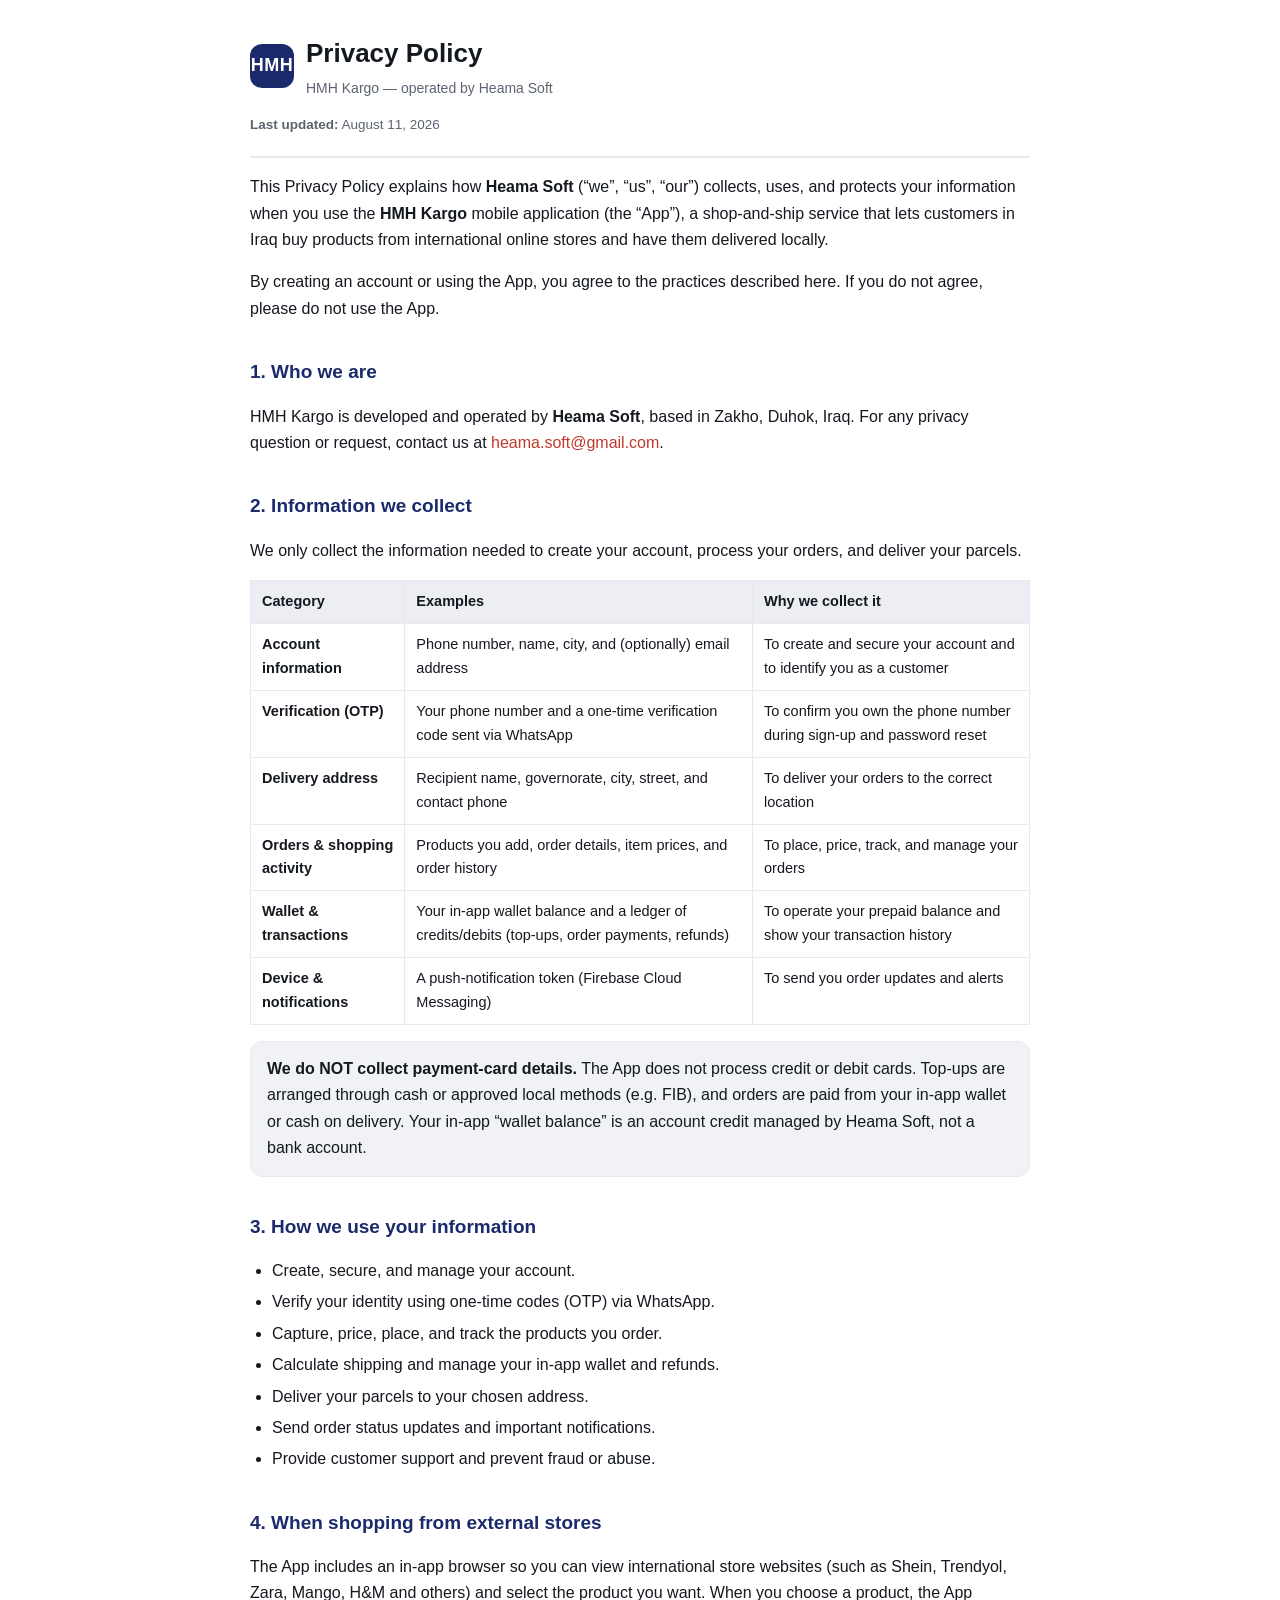
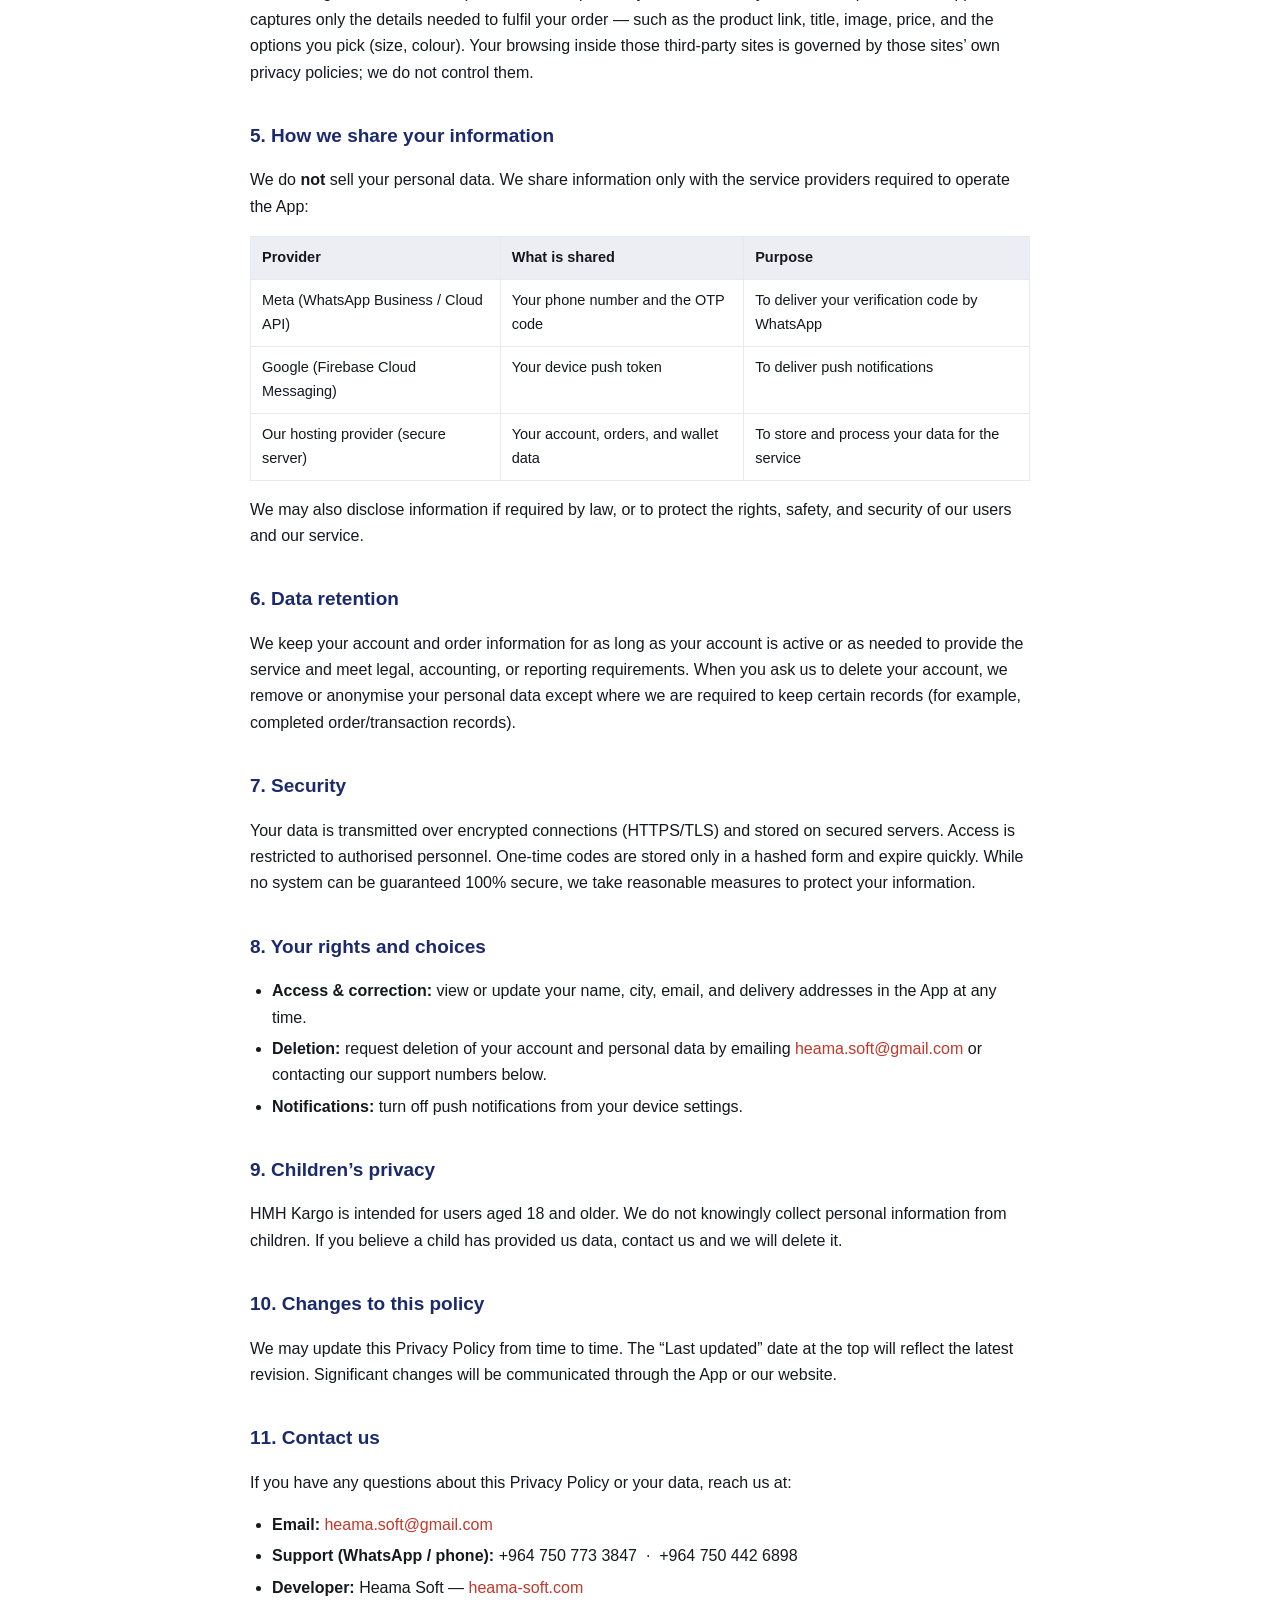
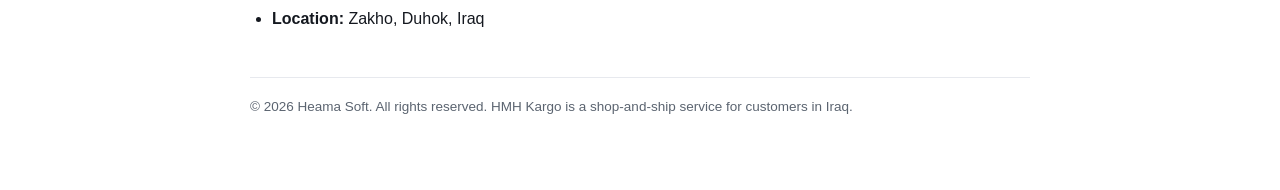
<file: privacy-policy.html>
<!DOCTYPE html>
<html lang="en">
<head>
<meta charset="UTF-8">
<meta name="viewport" content="width=device-width, initial-scale=1.0">
<title>Privacy Policy — HMH Kargo</title>
<style>
  :root{
    --bg:#ffffff; --card:#ffffff; --ink:#14181f; --muted:#5b6470;
    --line:#e7e9ee; --brand:#1B2A6B; --accent:#C0392B;
  }
  @media (prefers-color-scheme: dark){
    :root:not([data-theme="light"]){
      --bg:#0f172a; --card:#131c31; --ink:#e8ecf4; --muted:#9aa6b8;
      --line:#25304a; --brand:#8ea2ff; --accent:#ff7a6b;
    }
  }
  *{box-sizing:border-box}
  body{
    margin:0; background:var(--bg); color:var(--ink);
    font-family:-apple-system,BlinkMacSystemFont,"Segoe UI",Roboto,Helvetica,Arial,sans-serif;
    line-height:1.65; font-size:16px;
  }
  .wrap{max-width:820px; margin:0 auto; padding:32px 20px 72px}
  header{border-bottom:2px solid var(--line); padding-bottom:20px; margin-bottom:8px}
  .brand{display:flex; align-items:center; gap:12px}
  .logo{
    width:44px; height:44px; border-radius:12px; flex:0 0 auto;
    background:var(--brand); color:#fff; display:flex; align-items:center;
    justify-content:center; font-weight:800; font-size:18px; letter-spacing:.5px;
  }
  h1{font-size:26px; margin:0; color:var(--ink)}
  .sub{color:var(--muted); font-size:14px; margin-top:2px}
  .updated{color:var(--muted); font-size:13.5px; margin:14px 0 0}
  h2{font-size:19px; margin:34px 0 10px; color:var(--brand)}
  h3{font-size:16px; margin:20px 0 6px}
  p,li{color:var(--ink)}
  ul{padding-left:22px}
  li{margin:5px 0}
  a{color:var(--accent); text-decoration:none}
  a:hover{text-decoration:underline}
  table{width:100%; border-collapse:collapse; margin:12px 0; font-size:14.5px}
  th,td{border:1px solid var(--line); padding:9px 11px; text-align:left; vertical-align:top}
  th{background:color-mix(in srgb,var(--brand) 8%, transparent); font-weight:700}
  .note{
    background:color-mix(in srgb,var(--brand) 6%, transparent);
    border:1px solid var(--line); border-radius:12px; padding:14px 16px; margin:16px 0;
  }
  footer{margin-top:44px; padding-top:18px; border-top:1px solid var(--line);
    color:var(--muted); font-size:13.5px}
  code{background:color-mix(in srgb,var(--muted) 15%, transparent); padding:1px 6px; border-radius:5px; font-size:14px}
</style>
</head>
<body>
<div class="wrap">
  <header>
    <div class="brand">
      <div class="logo">HMH</div>
      <div>
        <h1>Privacy Policy</h1>
        <div class="sub">HMH Kargo — operated by Heama Soft</div>
      </div>
    </div>
    <p class="updated"><strong>Last updated:</strong> August 11, 2026</p>
  </header>

  <p>This Privacy Policy explains how <strong>Heama Soft</strong> (“we”, “us”, “our”) collects,
  uses, and protects your information when you use the <strong>HMH Kargo</strong> mobile
  application (the “App”), a shop‑and‑ship service that lets customers in Iraq buy products
  from international online stores and have them delivered locally.</p>

  <p>By creating an account or using the App, you agree to the practices described here. If you
  do not agree, please do not use the App.</p>

  <h2>1. Who we are</h2>
  <p>HMH Kargo is developed and operated by <strong>Heama Soft</strong>, based in Zakho, Duhok,
  Iraq. For any privacy question or request, contact us at
  <a href="mailto:heama.soft@gmail.com">heama.soft@gmail.com</a>.</p>

  <h2>2. Information we collect</h2>
  <p>We only collect the information needed to create your account, process your orders, and
  deliver your parcels.</p>

  <table>
    <tr><th>Category</th><th>Examples</th><th>Why we collect it</th></tr>
    <tr>
      <td><strong>Account information</strong></td>
      <td>Phone number, name, city, and (optionally) email address</td>
      <td>To create and secure your account and to identify you as a customer</td>
    </tr>
    <tr>
      <td><strong>Verification (OTP)</strong></td>
      <td>Your phone number and a one‑time verification code sent via WhatsApp</td>
      <td>To confirm you own the phone number during sign‑up and password reset</td>
    </tr>
    <tr>
      <td><strong>Delivery address</strong></td>
      <td>Recipient name, governorate, city, street, and contact phone</td>
      <td>To deliver your orders to the correct location</td>
    </tr>
    <tr>
      <td><strong>Orders &amp; shopping activity</strong></td>
      <td>Products you add, order details, item prices, and order history</td>
      <td>To place, price, track, and manage your orders</td>
    </tr>
    <tr>
      <td><strong>Wallet &amp; transactions</strong></td>
      <td>Your in‑app wallet balance and a ledger of credits/debits (top‑ups, order payments, refunds)</td>
      <td>To operate your prepaid balance and show your transaction history</td>
    </tr>
    <tr>
      <td><strong>Device &amp; notifications</strong></td>
      <td>A push‑notification token (Firebase Cloud Messaging)</td>
      <td>To send you order updates and alerts</td>
    </tr>
  </table>

  <div class="note">
    <strong>We do NOT collect payment‑card details.</strong> The App does not process credit or
    debit cards. Top‑ups are arranged through cash or approved local methods (e.g. FIB), and
    orders are paid from your in‑app wallet or cash on delivery. Your in‑app “wallet balance”
    is an account credit managed by Heama Soft, not a bank account.
  </div>

  <h2>3. How we use your information</h2>
  <ul>
    <li>Create, secure, and manage your account.</li>
    <li>Verify your identity using one‑time codes (OTP) via WhatsApp.</li>
    <li>Capture, price, place, and track the products you order.</li>
    <li>Calculate shipping and manage your in‑app wallet and refunds.</li>
    <li>Deliver your parcels to your chosen address.</li>
    <li>Send order status updates and important notifications.</li>
    <li>Provide customer support and prevent fraud or abuse.</li>
  </ul>

  <h2>4. When shopping from external stores</h2>
  <p>The App includes an in‑app browser so you can view international store websites (such as
  Shein, Trendyol, Zara, Mango, H&amp;M and others) and select the product you want. When you
  choose a product, the App captures only the details needed to fulfil your order — such as the
  product link, title, image, price, and the options you pick (size, colour). Your browsing
  inside those third‑party sites is governed by those sites’ own privacy policies; we do not
  control them.</p>

  <h2>5. How we share your information</h2>
  <p>We do <strong>not</strong> sell your personal data. We share information only with the
  service providers required to operate the App:</p>
  <table>
    <tr><th>Provider</th><th>What is shared</th><th>Purpose</th></tr>
    <tr>
      <td>Meta (WhatsApp Business / Cloud API)</td>
      <td>Your phone number and the OTP code</td>
      <td>To deliver your verification code by WhatsApp</td>
    </tr>
    <tr>
      <td>Google (Firebase Cloud Messaging)</td>
      <td>Your device push token</td>
      <td>To deliver push notifications</td>
    </tr>
    <tr>
      <td>Our hosting provider (secure server)</td>
      <td>Your account, orders, and wallet data</td>
      <td>To store and process your data for the service</td>
    </tr>
  </table>
  <p>We may also disclose information if required by law, or to protect the rights, safety, and
  security of our users and our service.</p>

  <h2>6. Data retention</h2>
  <p>We keep your account and order information for as long as your account is active or as
  needed to provide the service and meet legal, accounting, or reporting requirements. When you
  ask us to delete your account, we remove or anonymise your personal data except where we are
  required to keep certain records (for example, completed order/transaction records).</p>

  <h2>7. Security</h2>
  <p>Your data is transmitted over encrypted connections (HTTPS/TLS) and stored on secured
  servers. Access is restricted to authorised personnel. One‑time codes are stored only in a
  hashed form and expire quickly. While no system can be guaranteed 100% secure, we take
  reasonable measures to protect your information.</p>

  <h2>8. Your rights and choices</h2>
  <ul>
    <li><strong>Access &amp; correction:</strong> view or update your name, city, email, and
    delivery addresses in the App at any time.</li>
    <li><strong>Deletion:</strong> request deletion of your account and personal data by
    emailing <a href="mailto:heama.soft@gmail.com">heama.soft@gmail.com</a> or contacting our
    support numbers below.</li>
    <li><strong>Notifications:</strong> turn off push notifications from your device settings.</li>
  </ul>

  <h2>9. Children’s privacy</h2>
  <p>HMH Kargo is intended for users aged 18 and older. We do not knowingly collect personal
  information from children. If you believe a child has provided us data, contact us and we
  will delete it.</p>

  <h2>10. Changes to this policy</h2>
  <p>We may update this Privacy Policy from time to time. The “Last updated” date at the top
  will reflect the latest revision. Significant changes will be communicated through the App or
  our website.</p>

  <h2>11. Contact us</h2>
  <p>If you have any questions about this Privacy Policy or your data, reach us at:</p>
  <ul>
    <li><strong>Email:</strong> <a href="mailto:heama.soft@gmail.com">heama.soft@gmail.com</a></li>
    <li><strong>Support (WhatsApp / phone):</strong> +964 750 773 3847 &nbsp;·&nbsp; +964 750 442 6898</li>
    <li><strong>Developer:</strong> Heama Soft — <a href="https://qrcode.heama-soft.com/">heama-soft.com</a></li>
    <li><strong>Location:</strong> Zakho, Duhok, Iraq</li>
  </ul>

  <footer>
    © 2026 Heama Soft. All rights reserved. HMH Kargo is a shop‑and‑ship service for customers in Iraq.
  </footer>
</div>
</body>
</html>
</file>
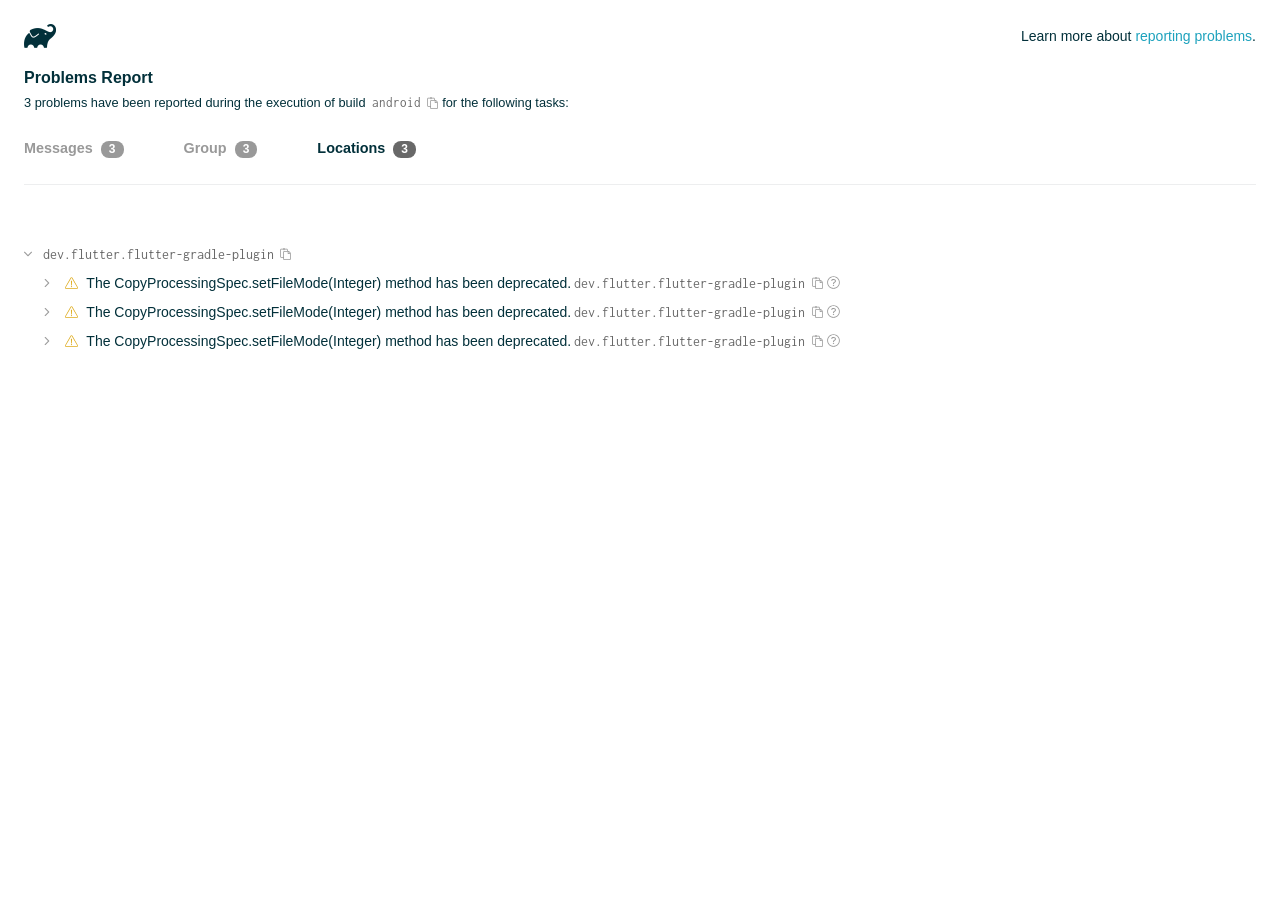
<file: android/build/reports/problems/problems-report.html>
<!DOCTYPE html>

<html lang="en">
<head>
    <!-- Required meta tags -->
    <meta charset="utf-8">
    <meta name="viewport" content="width=device-width, initial-scale=1, shrink-to-fit=no">

                    <style type="text/css">
                /*! normalize.css v7.0.0 | MIT License | github.com/necolas/normalize.css */
html {
    line-height: 1.15;
    -ms-text-size-adjust: 100%;
    -webkit-text-size-adjust: 100%
}

body {
    margin: 0
}

article, aside, footer, header, nav, section {
    display: block
}

h1 {
    font-size: 2em;
    margin: .67em 0
}

figcaption, figure, main {
    display: block
}

figure {
    margin: 1em 40px
}

hr {
    box-sizing: content-box;
    height: 0;
    overflow: visible
}

pre {
    font-family: monospace, monospace;
    font-size: 1em
}

a {
    background-color: transparent;
    -webkit-text-decoration-skip: objects
}

abbr[title] {
    border-bottom: none;
    text-decoration: underline;
    text-decoration: underline dotted
}

b, strong {
    font-weight: inherit
}

b, strong {
    font-weight: bolder
}

code, kbd, samp {
    font-family: monospace, monospace;
    font-size: 1em
}

dfn {
    font-style: italic
}

mark {
    background-color: #ff0;
    color: #000
}

small {
    font-size: 80%
}

sub, sup {
    font-size: 75%;
    line-height: 0;
    position: relative;
    vertical-align: baseline
}

sub {
    bottom: -.25em
}

sup {
    top: -.5em
}

audio, video {
    display: inline-block
}

audio:not([controls]) {
    display: none;
    height: 0
}

img {
    border-style: none
}

svg:not(:root) {
    overflow: hidden
}

button, input, optgroup, select, textarea {
    font-family: sans-serif;
    font-size: 100%;
    line-height: 1.15;
    margin: 0
}

button, input {
    overflow: visible
}

button, select {
    text-transform: none
}

[type=reset], [type=submit], button, html [type=button] {
    -webkit-appearance: button
}

[type=button]::-moz-focus-inner, [type=reset]::-moz-focus-inner, [type=submit]::-moz-focus-inner, button::-moz-focus-inner {
    border-style: none;
    padding: 0
}

[type=button]:-moz-focusring, [type=reset]:-moz-focusring, [type=submit]:-moz-focusring, button:-moz-focusring {
    outline: 1px dotted ButtonText
}

fieldset {
    padding: .35em .75em .625em
}

legend {
    box-sizing: border-box;
    color: inherit;
    display: table;
    max-width: 100%;
    padding: 0;
    white-space: normal
}

progress {
    display: inline-block;
    vertical-align: baseline
}

textarea {
    overflow: auto
}

[type=checkbox], [type=radio] {
    box-sizing: border-box;
    padding: 0
}

[type=number]::-webkit-inner-spin-button, [type=number]::-webkit-outer-spin-button {
    height: auto
}

[type=search] {
    -webkit-appearance: textfield;
    outline-offset: -2px
}

[type=search]::-webkit-search-cancel-button, [type=search]::-webkit-search-decoration {
    -webkit-appearance: none
}

::-webkit-file-upload-button {
    -webkit-appearance: button;
    font: inherit
}

details, menu {
    display: block
}

summary {
    display: list-item
}

canvas {
    display: inline-block
}

template {
    display: none
}

[hidden] {
    display: none
}

/* configuration cache styles */

.report-wrapper {
    margin: 0;
    padding: 0 24px;
}

.gradle-logo {
    width: 32px;
    height: 24px;
    background-image: url("[data-uri]");
    background-size: contain;
}

.header {
    display: flex;
    flex-wrap: wrap;
    position: fixed;
    top: 0;
    left: 0;
    width: 100%;
    padding: 24px 24px 0 24px;
    background-color: white;
    z-index: 1;
}

.learn-more {
    margin-left: auto;
    align-self: center;
    font-size: 0.875rem;
    font-weight: normal;
}

.title {
    display: flex;
    align-items: center;
    padding: 18px 0 24px 0;
    flex: 1 0 100%;
}

.content {
    font-size: 0.875rem;
    padding: 240px 0 48px;
    overflow-x: auto;
    white-space: nowrap;
}

.content ol:first-of-type {
    margin: 0;
}

.tree-btn {
    cursor: pointer;
    display: inline-block;
    width: 16px;
    height: 16px;
    background-size: contain;
    background-repeat: no-repeat;
    vertical-align: middle;
    margin-top: -0.2em;
}

.tree-btn.collapsed {
    background-image: url('data:image/svg+xml;utf8,<svg xmlns="http://www.w3.org/2000/svg" viewBox="0 0 192 512"><path d="M166.9 264.5l-117.8 116c-4.7 4.7-12.3 4.7-17 0l-7.1-7.1c-4.7-4.7-4.7-12.3 0-17L127.3 256 25.1 155.6c-4.7-4.7-4.7-12.3 0-17l7.1-7.1c4.7-4.7 12.3-4.7 17 0l117.8 116c4.6 4.7 4.6 12.3-.1 17z" fill="%23999999" stroke="%23999999"/></svg>');
}

.tree-btn.expanded {
    background-image: url('data:image/svg+xml;utf8,<svg xmlns="http://www.w3.org/2000/svg" viewBox="0 0 256 512"><path d="M119.5 326.9L3.5 209.1c-4.7-4.7-4.7-12.3 0-17l7.1-7.1c4.7-4.7 12.3-4.7 17 0L128 287.3l100.4-102.2c4.7-4.7 12.3-4.7 17 0l7.1 7.1c4.7 4.7 4.7 12.3 0 17L136.5 327c-4.7 4.6-12.3 4.6-17-.1z" fill="%23999999" stroke="%23999999"/></svg>');
}

ul .tree-btn {
    margin-right: 3px;
}

.leaf-icon {
    display: inline-block;
    width: 16px;
    height: 16px;
    background-image: url('data:image/svg+xml;utf8,<svg xmlns="http://www.w3.org/2000/svg" viewBox="0 0 256 512"><path d="M32 256 H224" stroke="%23999999" stroke-width="48" stroke-linecap="round"/></svg>');
    background-size: contain;
    background-repeat: no-repeat;
    vertical-align: middle;
    margin-top: -0.2em;
}

.invisible-text {
    user-select: all; /* Allow the text to be selectable */
    color: transparent; /* Hide the text */
    text-indent: -9999px; /* Move the text out of view */
    position: relative;
    white-space: pre; /* Preserve meaningful whitespace in the invisible text for copying */
}

.text-for-copy {
    display: inline-block;
}

.enum-icon {
    display: inline-block;
    width: 16px;
    height: 16px;
    background-image: url('data:image/svg+xml;utf8,<svg xmlns="http://www.w3.org/2000/svg" viewBox="0 0 1024 1024"><circle cx="512" cy="512" r="200" /></svg>');
    background-size: contain;
    background-repeat: no-repeat;
    vertical-align: middle;
    margin-inline-start: 0.5ex;
    margin-inline-end: 0.5ex;
    margin-top: -0.2em;
}

.error-icon {
    display: inline-block;
    width: 16px;
    height: 16px;
    background-image: url('data:image/svg+xml;utf8,<svg xmlns="http://www.w3.org/2000/svg" viewBox="0 0 320 512"><path d="M193.94 256L296.5 153.44l21.15-21.15c3.12-3.12 3.12-8.19 0-11.31l-22.63-22.63c-3.12-3.12-8.19-3.12-11.31 0L160 222.06 36.29 98.34c-3.12-3.12-8.19-3.12-11.31 0L2.34 120.97c-3.12 3.12-3.12 8.19 0 11.31L126.06 256 2.34 379.71c-3.12 3.12-3.12 8.19 0 11.31l22.63 22.63c3.12 3.12 8.19 3.12 11.31 0L160 289.94 262.56 392.5l21.15 21.15c3.12 3.12 8.19 3.12 11.31 0l22.63-22.63c3.12-3.12 3.12-8.19 0-11.31L193.94 256z" fill="%23FC461E" stroke="%23FC461E"/></svg>');
    background-size: contain;
    background-repeat: no-repeat;
    vertical-align: middle;
    margin-inline-start: 0.5ex;
    margin-inline-end: 0.5ex;
    margin-top: -0.2em;
}

.advice-icon {
    display: inline-block;
    width: 16px;
    height: 16px;
    background-image: url('data:image/svg+xml;utf8,<svg width="800px" height="800px" viewBox="-4.93 0 122.88 122.88" version="1.1" id="Layer_1" xmlns="http://www.w3.org/2000/svg" xmlns:xlink="http://www.w3.org/1999/xlink"  style="enable-background:new 0 0 113.01 122.88" xml:space="preserve"><g><path d="M44.13,102.06c-1.14,0.03-2.14-0.81-2.3-1.96c-0.17-1.2,0.64-2.31,1.82-2.54c-1.3-7.37-4.85-11.43-8.6-15.72 c-2.92-3.34-5.95-6.81-8.34-11.92c-2.35-5.03-3.64-10.23-3.6-15.63c0.05-5.4,1.42-10.96,4.4-16.71c0.02-0.04,0.04-0.07,0.06-0.11 l0,0c3.91-6.62,9.38-11.04,15.47-13.52c5.11-2.09,10.66-2.8,16.1-2.3c5.42,0.5,10.73,2.2,15.37,4.94 c5.9,3.49,10.75,8.67,13.42,15.21c1.44,3.54,2.42,7.49,2.54,11.82c0.12,4.31-0.62,8.96-2.61,13.88 c-2.66,6.59-6.18,10.68-9.47,14.51c-3.03,3.53-5.85,6.81-7.42,11.84c0.89,0.21,1.59,0.94,1.73,1.9c0.17,1.24-0.7,2.39-1.94,2.56 l-0.77,0.11c-0.14,1.09-0.23,2.26-0.27,3.51l0.25-0.04c1.24-0.17,2.39,0.7,2.56,1.94c0.17,1.24-0.7,2.39-1.94,2.56l-0.78,0.11 c0.01,0.15,0.02,0.3,0.03,0.45l0,0c0.07,0.88,0.08,1.73,0.03,2.54l0.13-0.02c1.25-0.15,2.38,0.74,2.54,1.98 c0.15,1.25-0.74,2.38-1.98,2.54l-1.68,0.21c-1.2,3.11-3.34,5.48-5.87,6.94c-1.74,1.01-3.67,1.59-5.61,1.71 c-1.97,0.12-3.96-0.25-5.78-1.13c-2.08-1.02-3.94-2.71-5.29-5.14c-0.65-0.33-1.13-0.97-1.23-1.75c-0.04-0.31-0.01-0.61,0.07-0.89 c-0.39-1.16-0.68-2.43-0.87-3.83l-0.07,0.01c-1.24,0.17-2.39-0.7-2.56-1.94c-0.17-1.24,0.7-2.39,1.94-2.56l0.54-0.08 C44.19,104.32,44.18,103.16,44.13,102.06L44.13,102.06z M2.18,58.86C1.01,58.89,0.04,57.98,0,56.81c-0.04-1.17,0.88-2.14,2.05-2.18 l8.7-0.3c1.17-0.04,2.14,0.88,2.18,2.05c0.04,1.17-0.88,2.14-2.05,2.18L2.18,58.86L2.18,58.86z M110.68,50.25 c1.16-0.12,2.2,0.73,2.32,1.89c0.12,1.16-0.73,2.2-1.89,2.32l-8.66,0.91c-1.16,0.12-2.2-0.73-2.32-1.89 c-0.12-1.16,0.73-2.2,1.89-2.32L110.68,50.25L110.68,50.25z M94.91,14.78c0.65-0.97,1.96-1.23,2.93-0.58 c0.97,0.65,1.23,1.96,0.58,2.93l-4.84,7.24c-0.65,0.97-1.96,1.23-2.93,0.58c-0.97-0.65-1.23-1.96-0.58-2.93L94.91,14.78 L94.91,14.78z M57.63,2.06c0.03-1.17,1-2.09,2.16-2.06c1.17,0.03,2.09,1,2.06,2.16l-0.22,8.7c-0.03,1.17-1,2.09-2.16,2.06 c-1.17-0.03-2.09-1-2.06-2.16L57.63,2.06L57.63,2.06z M13.88,15.53c-0.86-0.8-0.9-2.14-0.11-2.99c0.8-0.86,2.14-0.9,2.99-0.11 l6.37,5.94c0.86,0.8,0.9,2.14,0.11,2.99c-0.8,0.86-2.14,0.9-2.99,0.11L13.88,15.53L13.88,15.53z M47.88,96.95l18.49-2.63 c1.59-6.7,5.05-10.73,8.8-15.08c3.08-3.58,6.36-7.4,8.76-13.34c1.76-4.35,2.41-8.43,2.31-12.19c-0.1-3.75-0.96-7.21-2.24-10.34 c-2.3-5.63-6.51-10.11-11.65-13.15c-4.11-2.43-8.8-3.94-13.59-4.37c-4.77-0.44-9.64,0.19-14.13,2.02 c-5.26,2.15-9.99,5.97-13.39,11.72c-2.64,5.12-3.86,10.02-3.9,14.73c-0.04,4.74,1.11,9.33,3.2,13.8c2.13,4.56,4.97,7.8,7.69,10.92 C42.47,83.9,46.48,88.49,47.88,96.95L47.88,96.95z M65.62,99.02l-17.27,2.45c0.05,1.1,0.07,2.25,0.05,3.47l17.05-2.42 C65.47,101.29,65.52,100.12,65.62,99.02L65.62,99.02z M48.49,109.52c0.12,0.92,0.3,1.76,0.53,2.54l16.55-2.04 c0.11-0.86,0.13-1.77,0.05-2.74l0,0l0-0.02l-0.01-0.17L48.49,109.52L48.49,109.52z M51.37,116.36c0.64,0.67,1.35,1.19,2.1,1.55 c1.15,0.56,2.42,0.79,3.67,0.72c1.29-0.08,2.57-0.47,3.74-1.15c1.1-0.64,2.09-1.53,2.88-2.65L51.37,116.36L51.37,116.36z"/></g></svg>');
    background-size: contain;
    background-repeat: no-repeat;
    vertical-align: middle;
    margin-inline-start: 0.5ex;
    margin-inline-end: 0.5ex;
    margin-top: -0.2em;
}

.warning-icon {
    display: inline-block;
    width: 13px;
    height: 13px;
    background-image: url('data:image/svg+xml;utf8,<svg xmlns="http://www.w3.org/2000/svg" viewBox="0 0 576 512"><path d="M270.2 160h35.5c3.4 0 6.1 2.8 6 6.2l-7.5 196c-.1 3.2-2.8 5.8-6 5.8h-20.5c-3.2 0-5.9-2.5-6-5.8l-7.5-196c-.1-3.4 2.6-6.2 6-6.2zM288 388c-15.5 0-28 12.5-28 28s12.5 28 28 28 28-12.5 28-28-12.5-28-28-28zm281.5 52L329.6 24c-18.4-32-64.7-32-83.2 0L6.5 440c-18.4 31.9 4.6 72 41.6 72H528c36.8 0 60-40 41.5-72zM528 480H48c-12.3 0-20-13.3-13.9-24l240-416c6.1-10.6 21.6-10.7 27.7 0l240 416c6.2 10.6-1.5 24-13.8 24z" fill="%23DEAD22" stroke="%23DEAD22"/></svg>');
    background-size: contain;
    background-repeat: no-repeat;
    vertical-align: middle;
    margin-inline-start: 0.3ex;
    margin-inline-end: 1.1ex;
    margin-top: -0.1em;
}

.documentation-button {
    cursor: pointer;
    display: inline-block;
    width: 13px;
    height: 13px;
    background-image: url('data:image/svg+xml;utf8,<svg xmlns="http://www.w3.org/2000/svg" viewBox="0 0 512 512"><path d="M256 340c-15.464 0-28 12.536-28 28s12.536 28 28 28 28-12.536 28-28-12.536-28-28-28zm7.67-24h-16c-6.627 0-12-5.373-12-12v-.381c0-70.343 77.44-63.619 77.44-107.408 0-20.016-17.761-40.211-57.44-40.211-29.144 0-44.265 9.649-59.211 28.692-3.908 4.98-11.054 5.995-16.248 2.376l-13.134-9.15c-5.625-3.919-6.86-11.771-2.645-17.177C185.658 133.514 210.842 116 255.67 116c52.32 0 97.44 29.751 97.44 80.211 0 67.414-77.44 63.849-77.44 107.408V304c0 6.627-5.373 12-12 12zM256 40c118.621 0 216 96.075 216 216 0 119.291-96.61 216-216 216-119.244 0-216-96.562-216-216 0-119.203 96.602-216 216-216m0-32C119.043 8 8 119.083 8 256c0 136.997 111.043 248 248 248s248-111.003 248-248C504 119.083 392.957 8 256 8z" fill="%23999999" stroke="%23999999"/></svg>');
    background-size: contain;
    background-repeat: no-repeat;
    vertical-align: middle;
    margin-inline-start: 0.5ex;
    margin-inline-end: 0.5ex;
    margin-top: -0.2em;
}

.documentation-button::selection {
    color: transparent;
}

.documentation-button:hover {
    color: transparent;
}

.copy-button {
    cursor: pointer;
    display: inline-block;
    width: 12px;
    height: 12px;
    background-image: url('data:image/svg+xml;utf8,<svg xmlns="http://www.w3.org/2000/svg" viewBox="0 0 448 512"><path d="M433.941 193.941l-51.882-51.882A48 48 0 0 0 348.118 128H320V80c0-26.51-21.49-48-48-48h-66.752C198.643 13.377 180.858 0 160 0s-38.643 13.377-45.248 32H48C21.49 32 0 53.49 0 80v288c0 26.51 21.49 48 48 48h80v48c0 26.51 21.49 48 48 48h224c26.51 0 48-21.49 48-48V227.882a48 48 0 0 0-14.059-33.941zm-22.627 22.627a15.888 15.888 0 0 1 4.195 7.432H352v-63.509a15.88 15.88 0 0 1 7.431 4.195l51.883 51.882zM160 30c9.941 0 18 8.059 18 18s-8.059 18-18 18-18-8.059-18-18 8.059-18 18-18zM48 384c-8.822 0-16-7.178-16-16V80c0-8.822 7.178-16 16-16h66.752c6.605 18.623 24.389 32 45.248 32s38.643-13.377 45.248-32H272c8.822 0 16 7.178 16 16v48H176c-26.51 0-48 21.49-48 48v208H48zm352 96H176c-8.822 0-16-7.178-16-16V176c0-8.822 7.178-16 16-16h144v72c0 13.2 10.8 24 24 24h72v208c0 8.822-7.178 16-16 16z" fill="%23999999" stroke="%23999999"/></svg>');
    background-size: contain;
    background-repeat: no-repeat;
    vertical-align: middle;
    margin-inline-start: 0.5ex;
    margin-top: -0.2em;
}

.groups{
    display: flex;
    border-bottom: 1px solid #EDEEEF;
    flex: 1 0 100%;
}

.uncategorized {
    display: flex;
    border-top: 4px solid #EDEEEF;
    flex: 1 0 100%;
}

.group-selector {
    padding: 0 52px 24px 0;
    font-size: 0.9rem;
    font-weight: bold;
    color: #999999;
    cursor: pointer;
}

.group-selector__count {
    margin: 0 8px;
    border-radius: 8px;
    background-color: #999;
    color: #fff;
    padding: 1px 8px 2px;
    font-size: 0.75rem;
}

.group-selector--active {
    color: #02303A;
    cursor: auto;
}

.group-selector--active .group-selector__count {
    background-color: #686868;
}

.group-selector--disabled {
    cursor: not-allowed;
}

.accordion-header {
    cursor: pointer;
}

.container {
    padding-left: 0.5em;
    padding-right: 0.5em;
}

.stacktrace {
    border-radius: 4px;
    overflow-x: auto;
    padding: 0.5rem;
    margin-bottom: 0;
    min-width: 1000px;
}

/* Lato (bold, regular) */
@font-face {
    font-display: swap;
    font-family: Lato;
    font-weight: 500;
    font-style: normal;
    src: url("https://assets.gradle.com/lato/fonts/lato-semibold/lato-semibold.woff2") format("woff2"),
    url("https://assets.gradle.com/lato/fonts/lato-semibold/lato-semibold.woff") format("woff");
}

@font-face {
    font-display: swap;
    font-family: Lato;
    font-weight: bold;
    font-style: normal;
    src: url("https://assets.gradle.com/lato/fonts/lato-bold/lato-bold.woff2") format("woff2"),
    url("https://assets.gradle.com/lato/fonts/lato-bold/lato-bold.woff") format("woff");
}

* {
    -webkit-box-sizing: border-box;
    -moz-box-sizing: border-box;
    box-sizing: border-box;
}

html,
body {
    margin: 0;
    padding: 0;
}

html {
    font-family: "Lato", "Helvetica Neue", Arial, sans-serif;
    font-size: 16px;
    font-weight: 400;
    line-height: 1.5;
}

body {
    color: #02303A;
    background-color: #ffffff;
    -webkit-text-size-adjust: 100%;
    -ms-text-size-adjust: 100%;
    -webkit-font-smoothing: antialiased;
}


/* typography */
h1, h2, h3, h4, h5, h6 {
    color: #02303A;
    text-rendering: optimizeLegibility;
    margin: 0;
}

h1 {
    font-size: 1rem;
}

h2 {
    font-size: 0.9rem;
}

h3 {
    font-size: 1.125rem;
}

h4, h5, h6 {
    font-size: 0.875rem;
}

h1 code {
    font-weight: bold;
}

ul, ol, dl {
    list-style-position: outside;
    line-height: 1.6;
    padding: 0;
    margin: 0 0 0 20px;
    list-style-type: none;
}

li {
    line-height: 2;
}

a {
    color: #1DA2BD;
    text-decoration: none;
    transition: all 0.3s ease, visibility 0s;
}

a:hover {
    color: #35c1e4;
}

/* code */
code, pre {
    font-family: Inconsolata, Monaco, "Courier New", monospace;
    font-style: normal;
    font-variant-ligatures: normal;
    font-variant-caps: normal;
    font-variant-numeric: normal;
    font-variant-east-asian: normal;
    font-weight: normal;
    font-stretch: normal;
    color: #686868;
}

*:not(pre) > code {
    letter-spacing: 0;
    padding: 0.1em 0.5ex;
    text-rendering: optimizeSpeed;
    word-spacing: -0.15em;
    word-wrap: break-word;
}

pre {
    font-size: 0.75rem;
    line-height: 1.8;
    margin-top: 0;
    margin-bottom: 1.5em;
    padding: 1rem;
}

pre code {
    background-color: transparent;
    color: inherit;
    line-height: 1.8;
    font-size: 100%;
    padding: 0;
}

a code {
    color: #1BA8CB;
}

pre.code, pre.programlisting, pre.screen, pre.tt {
    background-color: #f7f7f8;
    border-radius: 4px;
    font-size: 1em;
    line-height: 1.45;
    margin-bottom: 1.25em;
    overflow-x: auto;
    padding: 1rem;
}

li em, p em {
    padding: 0 1px;
}

code em, tt em {
    text-decoration: none;
}

code + .copy-button {
    margin-inline-start: 0.2ex;
}

.java-exception {
    font-size: 0.75rem;
    padding-left: 24px;
}

.java-exception ul {
    margin: 0;
    line-height: inherit;
}

.java-exception code {
    white-space: pre;
}

.java-exception-part-toggle {
    user-select: none;
    cursor: pointer;
    border-radius: 2px;
    padding: 0.1em 0.2em;
    background: azure;
    color: #686868;
}

                </style>
    <!-- Inconsolata is used as a default monospace font in the report. -->
    <link rel="stylesheet" href="https://fonts.googleapis.com/css?family=Inconsolata:400,700" />

    <title>Gradle Configuration Cache</title>
</head>
<body>

<div id="playground"></div>

<div class="report" id="report">
    Loading...
</div>

<script type="text/javascript">
function configurationCacheProblems() { return (
// begin-report-data
{"diagnostics":[{"locations":[{"pluginId":"dev.flutter.flutter-gradle-plugin"}],"problem":[{"text":"The CopyProcessingSpec.setFileMode(Integer) method has been deprecated."}],"severity":"WARNING","problemDetails":[{"text":"This is scheduled to be removed in Gradle 9.0."}],"contextualLabel":"The CopyProcessingSpec.setFileMode(Integer) method has been deprecated.","documentationLink":"https://docs.gradle.org/8.12/userguide/upgrading_version_8.html#unix_file_permissions_deprecated","problemId":[{"name":"deprecation","displayName":"Deprecation"},{"name":"the-copyprocessingspec-setfilemode-integer-method-has-been-deprecated","displayName":"The CopyProcessingSpec.setFileMode(Integer) method has been deprecated."}],"solutions":[[{"text":"Please use the filePermissions(Action) method instead."}]]},{"locations":[{"pluginId":"dev.flutter.flutter-gradle-plugin"}],"problem":[{"text":"The CopyProcessingSpec.setFileMode(Integer) method has been deprecated."}],"severity":"WARNING","problemDetails":[{"text":"This is scheduled to be removed in Gradle 9.0."}],"contextualLabel":"The CopyProcessingSpec.setFileMode(Integer) method has been deprecated.","documentationLink":"https://docs.gradle.org/8.12/userguide/upgrading_version_8.html#unix_file_permissions_deprecated","problemId":[{"name":"deprecation","displayName":"Deprecation"},{"name":"the-copyprocessingspec-setfilemode-integer-method-has-been-deprecated","displayName":"The CopyProcessingSpec.setFileMode(Integer) method has been deprecated."}],"solutions":[[{"text":"Please use the filePermissions(Action) method instead."}]]},{"locations":[{"pluginId":"dev.flutter.flutter-gradle-plugin"}],"problem":[{"text":"The CopyProcessingSpec.setFileMode(Integer) method has been deprecated."}],"severity":"WARNING","problemDetails":[{"text":"This is scheduled to be removed in Gradle 9.0."}],"contextualLabel":"The CopyProcessingSpec.setFileMode(Integer) method has been deprecated.","documentationLink":"https://docs.gradle.org/8.12/userguide/upgrading_version_8.html#unix_file_permissions_deprecated","problemId":[{"name":"deprecation","displayName":"Deprecation"},{"name":"the-copyprocessingspec-setfilemode-integer-method-has-been-deprecated","displayName":"The CopyProcessingSpec.setFileMode(Integer) method has been deprecated."}],"solutions":[[{"text":"Please use the filePermissions(Action) method instead."}]]}],"problemsReport":{"totalProblemCount":3,"buildName":"android","requestedTasks":"","documentationLink":"https://docs.gradle.org/8.12/userguide/problems-report.html","documentationLinkCaption":"Problem report","summaries":[]}}
// end-report-data
);}
</script>
                <script type="text/javascript">
                !function(n,t){"object"==typeof exports&&"object"==typeof module?module.exports=t():"function"==typeof define&&define.amd?define([],t):"object"==typeof exports?exports["configuration-cache-report"]=t():n["configuration-cache-report"]=t()}(this,(()=>(({70:function(){void 0===ArrayBuffer.isView&&(ArrayBuffer.isView=function(n){return null!=n&&null!=n.__proto__&&n.__proto__.__proto__===Int8Array.prototype.__proto__}),void 0===Math.imul&&(Math.imul=function(n,t){return(4294901760&n)*(65535&t)+(65535&n)*(0|t)|0}),this["configuration-cache-report"]=function(n){"use strict";var t,r,i,e,u,o,f,s,c,a,h,l,_,v,d,g,w,b,p,m,k,y,q,B,C,x,j,P,I,S,z,E,T,L,N,A,M,F,D,O,R,H,$,G,U,V,Q,Z,Y,W,K,X,J,nn,tn,rn,en,un,on,fn,sn,cn,an,hn,ln,_n,vn,dn,gn,wn,bn,pn,mn,kn,yn,qn,Bn,Cn,xn,jn,Pn,In,Sn,zn=Math.imul,En=ArrayBuffer.isView;function Tn(n,t){if(!(t>=0))throw fu(ie("Requested element count "+t+" is less than zero."));return function(n,t){if(!(t>=0))throw fu(ie("Requested element count "+t+" is less than zero."));if(0===t)return pt();if(t>=n.length)return function(n){switch(n.length){case 0:return pt();case 1:return gr(n[0]);default:return function(n){return Ar(function(n){return new qt(n,!1)}(n))}(n)}}(n);if(1===t)return gr(n[0]);var r=0,i=Nr(),e=0,u=n.length;n:for(;e<u;){var o=n[e];if(e=e+1|0,i.d(o),(r=r+1|0)===t)break n}return i}(n,Wn(n.length-t|0,0))}function Ln(n,t,r,i,e,u,o){return t=t===A?", ":t,r=r===A?"":r,i=i===A?"":i,e=e===A?-1:e,u=u===A?"...":u,o=o===A?null:o,function(n,t,r,i,e,u,o,f){r=r===A?", ":r,i=i===A?"":i,e=e===A?"":e,u=u===A?-1:u,o=o===A?"...":o,f=f===A?null:f,t.e(i);var s=0,c=0,a=n.length;n:for(;c<a;){var h=n[c];if(c=c+1|0,(s=s+1|0)>1&&t.e(r),!(u<0||s<=u))break n;Qt(t,h,f)}return u>=0&&s>u&&t.e(o),t.e(e),t}(n,bi(),t,r,i,e,u,o).toString()}function Nn(n){return n.length-1|0}function An(n,t){if(null==t){var r=0,i=n.length-1|0;if(r<=i)do{var e=r;if(r=r+1|0,null==n[e])return e}while(r<=i)}else{var u=0,o=n.length-1|0;if(u<=o)do{var f=u;if(u=u+1|0,oe(t,n[f]))return f}while(u<=o)}return-1}function Mn(n,t,r,i,e,u,o){return t=t===A?", ":t,r=r===A?"":r,i=i===A?"":i,e=e===A?-1:e,u=u===A?"...":u,o=o===A?null:o,Fn(n,bi(),t,r,i,e,u,o).toString()}function Fn(n,t,r,i,e,u,o,f){r=r===A?", ":r,i=i===A?"":i,e=e===A?"":e,u=u===A?-1:u,o=o===A?"...":o,f=f===A?null:f,t.e(i);var s=0,c=n.f();n:for(;c.g();){var a=c.h();if((s=s+1|0)>1&&t.e(r),!(u<0||s<=u))break n;Qt(t,a,f)}return u>=0&&s>u&&t.e(o),t.e(e),t}function Dn(n){if(n.i())throw mu("List is empty.");return n.j(0)}function On(n){return new Yn(n)}function Rn(n){if(Ue(n,Ti)){var t;switch(n.k()){case 0:t=pt();break;case 1:t=gr(Ue(n,Ei)?n.j(0):n.f().h());break;default:t=Hn(n)}return t}return mt(Vn(n))}function Hn(n){return Ar(n)}function $n(n){if(Ue(n,Ti)&&n.k()<=1)return Rn(n);var t=Vn(n);return function(n){var t=(n.k()/2|0)-1|0;if(t<0)return lr();var r=kt(n),i=0;if(i<=t)do{var e=i;i=i+1|0;var u=n.j(e);n.f4(e,n.j(r)),n.f4(r,u),r=r-1|0}while(e!==t)}(t),t}function Gn(n,t){if(!(t>=0))throw fu(ie("Requested element count "+t+" is less than zero."));return function(n,t){if(!(t>=0))throw fu(ie("Requested element count "+t+" is less than zero."));if(0===t)return pt();if(Ue(n,Ti)){if(t>=n.k())return Rn(n);if(1===t)return gr(function(n){if(Ue(n,Ei))return Dn(n);var t=n.f();if(!t.g())throw mu("Collection is empty.");return t.h()}(n))}var r=0,i=Nr(),e=n.f();n:for(;e.g();){var u=e.h();if(i.d(u),(r=r+1|0)===t)break n}return mt(i)}(n,Wn(n.k()-t|0,0))}function Un(n,t){if(!(t>=0))throw fu(ie("Requested element count "+t+" is less than zero."));if(0===t)return pt();var r=n.k();if(t>=r)return Rn(n);if(1===t)return gr(Qn(n));var i=Nr();if(Ue(n,li)){var e=r-t|0;if(e<r)do{var u=e;e=e+1|0,i.d(n.j(u))}while(e<r)}else for(var o=n.l(r-t|0);o.g();){var f=o.h();i.d(f)}return i}function Vn(n){return Ue(n,Ti)?Hn(n):Zn(n,Lr())}function Qn(n){if(n.i())throw mu("List is empty.");return n.j(kt(n))}function Zn(n,t){for(var r=n.f();r.g();){var i=r.h();t.d(i)}return t}function Yn(n){this.n_1=n}function Wn(n,t){return n<t?t:n}function Kn(n,t){return n>t?t:n}function Xn(n,t){return Ut().q(n,t,-1)}function Jn(n,t){return new Et(n,t)}function nt(n){var t=n.f();if(!t.g())return pt();var r=t.h();if(!t.g())return gr(r);var i=Lr();for(i.d(r);t.g();)i.d(t.h());return i}function tt(n){this.r_1=n}function rt(n,t){this.s_1=n,this.t_1=t}function it(){}function et(n){this.x_1=n,this.w_1=0}function ut(n,t){this.a1_1=n,et.call(this,n),ft().b1(t,this.a1_1.k()),this.w_1=t}function ot(){t=this}function ft(){return null==t&&new ot,t}function st(){ft(),it.call(this)}function ct(n){this.h1_1=n}function at(n,t){return t===n?"(this Map)":Oi(t)}function ht(n,t){var r;n:{for(var i=n.o().f();i.g();){var e=i.h();if(oe(e.j1(),t)){r=e;break n}}r=null}return r}function lt(){r=this}function _t(){return null==r&&new lt,r}function vt(n){this.q1_1=n,it.call(this)}function dt(){_t(),this.n1_1=null,this.o1_1=null}function gt(){i=this}function wt(){return null==i&&new gt,i}function bt(n){return n.length>0?nu(n):pt()}function pt(){return null==e&&new yt,e}function mt(n){switch(n.k()){case 0:return pt();case 1:return gr(n.j(0));default:return n}}function kt(n){return n.k()-1|0}function yt(){e=this,this.z1_1=new de(-1478467534,-1720727600)}function qt(n,t){this.b2_1=n,this.c2_1=t}function Bt(){u=this}function Ct(){return null==u&&new Bt,u}function xt(n,t){return Ue(n,Ti)?n.k():t}function jt(n,t){if(Ue(t,Ti))return n.m(t);for(var r=!1,i=t.f();i.g();){var e=i.h();n.d(e)&&(r=!0)}return r}function Pt(){}function It(n,t){this.h2_1=n,this.g2_1=n.i2_1.l(function(n,t){if(!(0<=t&&t<=n.k()))throw cu("Position index "+t+" must be in range ["+Oe(0,n.k())+"].");return n.k()-t|0}(n,t))}function St(n){st.call(this),this.i2_1=n}function zt(n){this.k2_1=n,this.j2_1=n.l2_1.f()}function Et(n,t){this.l2_1=n,this.m2_1=t}function Tt(n){for(;n.n2_1.g();){var t=n.n2_1.h();if(n.q2_1.t2_1(t)===n.q2_1.s2_1)return n.p2_1=t,n.o2_1=1,lr()}n.o2_1=0}function Lt(n){this.q2_1=n,this.n2_1=n.r2_1.f(),this.o2_1=-1,this.p2_1=null}function Nt(n,t,r){t=t===A||t,this.r2_1=n,this.s2_1=t,this.t2_1=r}function At(){return null==o&&new Mt,o}function Mt(){o=this,this.u2_1=new de(1993859828,793161749)}function Ft(n,t,r){return Dt(Dt(n,r)-Dt(t,r)|0,r)}function Dt(n,t){var r=n%t|0;return r>=0?r:r+t|0}function Ot(){f=this,this.p_1=new Ht(1,0)}function Rt(){return null==f&&new Ot,f}function Ht(n,t){Rt(),Vt.call(this,n,t,1)}function $t(n,t,r){Pt.call(this),this.d3_1=r,this.e3_1=t,this.f3_1=this.d3_1>0?n<=t:n>=t,this.g3_1=this.f3_1?n:this.e3_1}function Gt(){s=this}function Ut(){return null==s&&new Gt,s}function Vt(n,t,r){if(Ut(),0===r)throw fu("Step must be non-zero.");if(r===vr().MIN_VALUE)throw fu("Step must be greater than Int.MIN_VALUE to avoid overflow on negation.");this.z2_1=n,this.a3_1=function(n,t,r){var i;if(r>0)i=n>=t?t:t-Ft(t,n,r)|0;else{if(!(r<0))throw fu("Step is zero.");i=n<=t?t:t+Ft(n,t,0|-r)|0}return i}(n,t,r),this.b3_1=r}function Qt(n,t,r){null!=r?n.e(r(t)):null==t||Ze(t)?n.e(t):t instanceof zi?n.i3(t.h3_1):n.e(Oi(t))}function Zt(n,t,r){if(n===t)return!0;if(!(r=r!==A&&r))return!1;var i=mi(n),e=mi(t);return i===e||oe(new zi(Zi(Pi(i).toLowerCase(),0)),new zi(Zi(Pi(e).toLowerCase(),0)))}function Yt(n){return Wi(n)-1|0}function Wt(n,t,r,i){return r=r===A?0:r,(i=i!==A&&i)||"string"!=typeof n?Kt(n,t,r,Wi(n),i):n.indexOf(t,r)}function Kt(n,t,r,i,e,u){var o=(u=u!==A&&u)?Xn(Kn(r,Yt(n)),Wn(i,0)):Oe(Wn(r,0),Kn(i,Wi(n)));if("string"==typeof n&&"string"==typeof t){var f=o.z2_1,s=o.a3_1,c=o.b3_1;if(c>0&&f<=s||c<0&&s<=f)do{var a=f;if(f=f+c|0,xi(t,0,n,a,Wi(t),e))return a}while(a!==s)}else{var h=o.z2_1,l=o.a3_1,_=o.b3_1;if(_>0&&h<=l||_<0&&l<=h)do{var v=h;if(h=h+_|0,tr(t,0,n,v,Wi(t),e))return v}while(v!==l)}return-1}function Xt(n){var t=0,r=Wi(n)-1|0,i=!1;n:for(;t<=r;){var e=ki(Zi(n,i?r:t));if(i){if(!e)break n;r=r-1|0}else e?t=t+1|0:i=!0}return Ki(n,t,r+1|0)}function Jt(n,t){return ie(Ki(n,t.y2(),t.c3()+1|0))}function nr(n,t,r,i,e){r=r===A?0:r,i=i!==A&&i,rr(e=e===A?0:e);var u,o,f=nu(t);return new ur(n,r,e,(u=f,o=i,function(n,t){var r=function(n,t,r,i){if(!i&&1===t.k()){var e=function(n){if(Ue(n,Ei))return function(n){var t;switch(n.k()){case 0:throw mu("List is empty.");case 1:t=n.j(0);break;default:throw fu("List has more than one element.")}return t}(n);var t=n.f();if(!t.g())throw mu("Collection is empty.");var r=t.h();if(t.g())throw fu("Collection has more than one element.");return r}(t),u=Wt(n,e,r);return u<0?null:fr(u,e)}var o=Oe(Wn(r,0),Wi(n));if("string"==typeof n){var f=o.z2_1,s=o.a3_1,c=o.b3_1;if(c>0&&f<=s||c<0&&s<=f)do{var a,h=f;f=f+c|0;n:{for(var l=t.f();l.g();){var _=l.h();if(xi(_,0,n,h,_.length,i)){a=_;break n}}a=null}if(null!=a)return fr(h,a)}while(h!==s)}else{var v=o.z2_1,d=o.a3_1,g=o.b3_1;if(g>0&&v<=d||g<0&&d<=v)do{var w,b=v;v=v+g|0;n:{for(var p=t.f();p.g();){var m=p.h();if(tr(m,0,n,b,m.length,i)){w=m;break n}}w=null}if(null!=w)return fr(b,w)}while(b!==d)}return null}(n,u,t,o);return null==r?null:fr(r.t3_1,r.u3_1.length)}))}function tr(n,t,r,i,e,u){if(i<0||t<0||t>(Wi(n)-e|0)||i>(Wi(r)-e|0))return!1;var o=0;if(o<e)do{var f=o;if(o=o+1|0,!Zt(Zi(n,t+f|0),Zi(r,i+f|0),u))return!1}while(o<e);return!0}function rr(n){if(!(n>=0))throw fu(ie("Limit must be non-negative, but was "+n))}function ir(n){if(n.l3_1<0)n.j3_1=0,n.m3_1=null;else{var t;if(n.o3_1.r3_1>0?(n.n3_1=n.n3_1+1|0,t=n.n3_1>=n.o3_1.r3_1):t=!1,t||n.l3_1>Wi(n.o3_1.p3_1))n.m3_1=Oe(n.k3_1,Yt(n.o3_1.p3_1)),n.l3_1=-1;else{var r=n.o3_1.s3_1(n.o3_1.p3_1,n.l3_1);if(null==r)n.m3_1=Oe(n.k3_1,Yt(n.o3_1.p3_1)),n.l3_1=-1;else{var i=r.v3(),e=r.w3();n.m3_1=function(n,t){return t<=vr().MIN_VALUE?Rt().p_1:Oe(n,t-1|0)}(n.k3_1,i),n.k3_1=i+e|0,n.l3_1=n.k3_1+(0===e?1:0)|0}}n.j3_1=1}}function er(n){this.o3_1=n,this.j3_1=-1,this.k3_1=function(n,t,r){if(0>r)throw fu("Cannot coerce value to an empty range: maximum "+r+" is less than minimum 0.");return n<0?0:n>r?r:n}(n.q3_1,0,Wi(n.p3_1)),this.l3_1=this.k3_1,this.m3_1=null,this.n3_1=0}function ur(n,t,r,i){this.p3_1=n,this.q3_1=t,this.r3_1=r,this.s3_1=i}function or(n,t){this.t3_1=n,this.u3_1=t}function fr(n,t){return new or(n,t)}function sr(){}function cr(){}function ar(){}function hr(){c=this}function lr(){return null==c&&new hr,c}function _r(){a=this,this.MIN_VALUE=-2147483648,this.MAX_VALUE=2147483647,this.SIZE_BYTES=4,this.SIZE_BITS=32}function vr(){return null==a&&new _r,a}function dr(n){for(var t=[],r=n.f();r.g();)t.push(r.h());return t}function gr(n){return 0===(t=[n]).length?Lr():Ar(new qt(t,!0));var t}function wr(n){return n<0&&function(){throw yu("Index overflow has happened.")}(),n}function br(n){return void 0!==n.toArray?n.toArray():dr(n)}function pr(n){return function(n,t){for(var r=0,i=n.length;r<i;){var e=n[r];r=r+1|0,t.d(e)}return t}(t=[n],(r=t.length,i=ce(se(Zr)),function(n,t,r){zr.call(r),Zr.call(r),r.y5_1=function(n){return Ur(n,0,ce(se(Vr)))}(n)}(r,0,i),i));var t,r,i}function mr(){it.call(this)}function kr(n){this.j4_1=n,this.h4_1=0,this.i4_1=-1}function yr(n,t){this.n4_1=n,kr.call(this,n),ft().b1(t,this.n4_1.k()),this.h4_1=t}function qr(){mr.call(this),this.o4_1=0}function Br(n){this.r4_1=n}function Cr(n){this.s4_1=n}function xr(n,t){this.t4_1=n,this.u4_1=t}function jr(){zr.call(this)}function Pr(n){this.x4_1=n,zr.call(this)}function Ir(n){this.e5_1=n,mr.call(this)}function Sr(){dt.call(this),this.c5_1=null,this.d5_1=null}function zr(){mr.call(this)}function Er(){h=this;var n=Nr();n.c_1=!0,this.i5_1=n}function Tr(){return null==h&&new Er,h}function Lr(){return n=ce(se(Fr)),t=[],Fr.call(n,t),n;var n,t}function Nr(n){return t=ce(se(Fr)),r=[],Fr.call(t,r),t;var t,r}function Ar(n){return function(n,t){var r;return r=br(n),Fr.call(t,r),t}(n,ce(se(Fr)))}function Mr(n,t){return ft().e1(t,n.k()),t}function Fr(n){Tr(),qr.call(this),this.b_1=n,this.c_1=!1}function Dr(n,t,r,i,e){if(r===i)return n;var u=(r+i|0)/2|0,o=Dr(n,t,r,u,e),f=Dr(n,t,u+1|0,i,e),s=o===t?n:t,c=r,a=u+1|0,h=r;if(h<=i)do{var l=h;if(h=h+1|0,c<=u&&a<=i){var _=o[c],v=f[a];e.compare(_,v)<=0?(s[l]=_,c=c+1|0):(s[l]=v,a=a+1|0)}else c<=u?(s[l]=o[c],c=c+1|0):(s[l]=f[a],a=a+1|0)}while(l!==i);return s}function Or(n,t){return(3&n)-(3&t)|0}function Rr(){_=this}function Hr(n){this.n5_1=n,jr.call(this)}function $r(n){return function(n,t){Sr.call(t),Vr.call(t),t.t5_1=n,t.u5_1=n.w5()}(new Jr((null==_&&new Rr,_)),n),n}function Gr(){return $r(ce(se(Vr)))}function Ur(n,t,r){if($r(r),!(n>=0))throw fu(ie("Negative initial capacity: "+n));if(!(t>=0))throw fu(ie("Non-positive load factor: "+t));return r}function Vr(){this.v5_1=null}function Qr(n,t){return zr.call(t),Zr.call(t),t.y5_1=n,t}function Zr(){}function Yr(n,t){var r=Kr(n,n.h6_1.m5(t));if(null==r)return null;var i=r;if(null!=i&&Ve(i))return Wr(i,n,t);var e=i;return n.h6_1.l5(e.j1(),t)?e:null}function Wr(n,t,r){var i;n:{for(var e=0,u=n.length;e<u;){var o=n[e];if(e=e+1|0,t.h6_1.l5(o.j1(),r)){i=o;break n}}i=null}return i}function Kr(n,t){var r=n.i6_1[t];return void 0===r?null:r}function Xr(n){this.g6_1=n,this.z5_1=-1,this.a6_1=Object.keys(n.i6_1),this.b6_1=-1,this.c6_1=null,this.d6_1=!1,this.e6_1=-1,this.f6_1=null}function Jr(n){this.h6_1=n,this.i6_1=this.k6(),this.j6_1=0}function ni(){}function ti(n){this.n6_1=n,this.l6_1=null,this.m6_1=null,this.m6_1=this.n6_1.y6_1.v6_1}function ri(){v=this;var n,t=(fi(0,0,n=ce(se(si))),n);t.x6_1=!0,this.e7_1=t}function ii(){return null==v&&new ri,v}function ei(n,t,r){this.d7_1=n,xr.call(this,t,r),this.b7_1=null,this.c7_1=null}function ui(n){this.y6_1=n,jr.call(this)}function oi(){return $r(n=ce(se(si))),si.call(n),n.w6_1=Gr(),n;var n}function fi(n,t,r){return Ur(n,t,r),si.call(r),r.w6_1=Gr(),r}function si(){ii(),this.v6_1=null,this.x6_1=!1}function ci(){d=this;var n=ai(0),t=n.y5_1;(t instanceof si?t:_e()).j5(),this.f7_1=n}function ai(n){return function(n,t){return function(n,t,r){Qr(function(n,t){return fi(n,t,ce(se(si)))}(n,t),r),hi.call(r)}(n,0,t),t}(n,ce(se(hi)))}function hi(){null==d&&new ci}function li(){}function _i(){}function vi(n){_i.call(this),this.k7_1=n}function di(){gi.call(this)}function gi(){_i.call(this),this.m7_1=""}function wi(){if(!w){w=!0;var n="undefined"!=typeof process&&process.versions&&!!process.versions.node;g=n?new vi(process.stdout):new di}}function bi(){return n=ce(se(pi)),pi.call(n,""),n;var n}function pi(n){this.o7_1=void 0!==n?n:""}function mi(n){var t=Pi(n).toUpperCase();return t.length>1?n:Zi(t,0)}function ki(n){return function(n){return 9<=n&&n<=13||28<=n&&n<=32||160===n||n>4096&&(5760===n||8192<=n&&n<=8202||8232===n||8233===n||8239===n||8287===n||12288===n)}(n)}function yi(){b=this,this.q7_1=new RegExp("[\\\\^$*+?.()|[\\]{}]","g"),this.r7_1=new RegExp("[\\\\$]","g"),this.s7_1=new RegExp("\\$","g")}function qi(){return null==b&&new yi,b}function Bi(n,t){qi(),this.v7_1=n,this.w7_1=function(n){if(Ue(n,Ti)){var t;switch(n.k()){case 0:t=At();break;case 1:t=pr(Ue(n,Ei)?n.j(0):n.f().h());break;default:t=Zn(n,ai(n.k()))}return t}return function(n){switch(n.k()){case 0:return At();case 1:return pr(n.f().h());default:return n}}(Zn(n,(r=ce(se(hi)),Qr(oi(),r),hi.call(r),r)));var r}(t),this.x7_1=new RegExp(n,Mn(t,"","gu",A,A,A,Ci)),this.y7_1=null,this.z7_1=null}function Ci(n){return n.d8_1}function xi(n,t,r,i,e,u){return tr(n,t,r,i,e,u=u!==A&&u)}function ji(n,t){return n-t|0}function Pi(n){return String.fromCharCode(n)}function Ii(){p=this,this.e8_1=0,this.f8_1=65535,this.g8_1=55296,this.h8_1=56319,this.i8_1=56320,this.j8_1=57343,this.k8_1=55296,this.l8_1=57343,this.m8_1=2,this.n8_1=16}function Si(){return null==p&&new Ii,p}function zi(n){Si(),this.h3_1=n}function Ei(){}function Ti(){}function Li(){}function Ni(){}function Ai(){}function Mi(){}function Fi(){m=this}function Di(n,t){null==m&&new Fi,this.p8_1=n,this.q8_1=t}function Oi(n){var t=null==n?null:ie(n);return null==t?"null":t}function Ri(n){return new Hi(n)}function Hi(n){this.t8_1=n,this.s8_1=0}function $i(){return Qi(),k}function Gi(){return Qi(),y}function Ui(){return Qi(),q}function Vi(){return Qi(),B}function Qi(){x||(x=!0,k=new ArrayBuffer(8),y=new Float64Array($i()),new Float32Array($i()),q=new Int32Array($i()),Gi()[0]=-1,B=0!==Ui()[0]?1:0,C=1-Vi()|0)}function Zi(n,t){var r;if(Yi(n)){var i,e=n.charCodeAt(t);if(Si(),e<0?i=!0:(Si(),i=e>65535),i)throw fu("Invalid Char code: "+e);r=De(e)}else r=n.y3(t);return r}function Yi(n){return"string"==typeof n}function Wi(n){return Yi(n)?n.length:n.x3()}function Ki(n,t,r){return Yi(n)?n.substring(t,r):n.z3(t,r)}function Xi(n){return ie(n)}function Ji(n,t){var r;switch(typeof n){case"number":r="number"==typeof t?ne(n,t):t instanceof de?ne(n,t.w8()):te(n,t);break;case"string":case"boolean":r=te(n,t);break;default:r=function(n,t){return n.a4(t)}(n,t)}return r}function ne(n,t){var r;if(n<t)r=-1;else if(n>t)r=1;else if(n===t){var i;if(0!==n)i=0;else{var e=1/n;i=e===1/t?0:e<0?-1:1}r=i}else r=n!=n?t!=t?0:1:-1;return r}function te(n,t){return n<t?-1:n>t?1:0}function re(n){if(!("kotlinHashCodeValue$"in n)){var t=4294967296*Math.random()|0,r=new Object;r.value=t,r.enumerable=!1,Object.defineProperty(n,"kotlinHashCodeValue$",r)}return n.kotlinHashCodeValue$}function ie(n){return null==n?"null":function(n){return!!$e(n)||En(n)}(n)?"[...]":n.toString()}function ee(n){if(null==n)return 0;var t;switch(typeof n){case"object":t="function"==typeof n.hashCode?n.hashCode():re(n);break;case"function":t=re(n);break;case"number":t=function(n){return Qi(),(0|n)===n?Fe(n):(Gi()[0]=n,zn(Ui()[(Qi(),C)],31)+Ui()[Vi()]|0)}(n);break;case"boolean":t=n?1:0;break;default:t=ue(String(n))}return t}function ue(n){var t=0,r=0,i=n.length-1|0;if(r<=i)do{var e=r;r=r+1|0;var u=n.charCodeAt(e);t=zn(t,31)+u|0}while(e!==i);return t}function oe(n,t){return null==n?null==t:null!=t&&("object"==typeof n&&"function"==typeof n.equals?n.equals(t):n!=n?t!=t:"number"==typeof n&&"number"==typeof t?n===t&&(0!==n||1/n==1/t):n===t)}function fe(n,t){null!=Error.captureStackTrace?Error.captureStackTrace(n,t):n.stack=(new Error).stack}function se(n){return n.prototype}function ce(n){return Object.create(n)}function ae(n,t,r){Error.call(n),function(n,t,r){var i=Xe(Object.getPrototypeOf(n));if(!(1&i)){var e;if(null==t){var u;if(null!==t){var o=null==r?null:r.toString();u=null==o?A:o}else u=A;e=u}else e=t;n.message=e}2&i||(n.cause=r),n.name=Object.getPrototypeOf(n).constructor.name}(n,t,r)}function he(n){var t;return null==n?function(){throw ju()}():t=n,t}function le(){throw Iu()}function _e(){throw zu()}function ve(){j=this,this.x8_1=new de(0,-2147483648),this.y8_1=new de(-1,2147483647),this.z8_1=8,this.a9_1=64}function de(n,t){null==j&&new ve,ar.call(this),this.u8_1=n,this.v8_1=t}function ge(){return Me(),P}function we(){return Me(),I}function be(){return Me(),S}function pe(){return Me(),E}function me(){return Me(),T}function ke(n,t){if(Me(),xe(n,t))return 0;var r=Ie(n),i=Ie(t);return r&&!i?-1:!r&&i?1:Ie(qe(n,t))?-1:1}function ye(n,t){Me();var r=n.v8_1>>>16|0,i=65535&n.v8_1,e=n.u8_1>>>16|0,u=65535&n.u8_1,o=t.v8_1>>>16|0,f=65535&t.v8_1,s=t.u8_1>>>16|0,c=0,a=0,h=0,l=0;return c=(c=c+((a=(a=a+((h=(h=h+((l=l+(u+(65535&t.u8_1)|0)|0)>>>16|0)|0)+(e+s|0)|0)>>>16|0)|0)+(i+f|0)|0)>>>16|0)|0)+(r+o|0)|0,new de((h&=65535)<<16|(l&=65535),(c&=65535)<<16|(a&=65535))}function qe(n,t){return Me(),ye(n,t.e9())}function Be(n,t){if(Me(),Se(n))return ge();if(Se(t))return ge();if(xe(n,pe()))return ze(t)?pe():ge();if(xe(t,pe()))return ze(n)?pe():ge();if(Ie(n))return Ie(t)?Be(Ee(n),Ee(t)):Ee(Be(Ee(n),t));if(Ie(t))return Ee(Be(n,Ee(t)));if(Te(n,me())&&Te(t,me()))return Le(Ce(n)*Ce(t));var r=n.v8_1>>>16|0,i=65535&n.v8_1,e=n.u8_1>>>16|0,u=65535&n.u8_1,o=t.v8_1>>>16|0,f=65535&t.v8_1,s=t.u8_1>>>16|0,c=65535&t.u8_1,a=0,h=0,l=0,_=0;return l=l+((_=_+zn(u,c)|0)>>>16|0)|0,_&=65535,h=(h=h+((l=l+zn(e,c)|0)>>>16|0)|0)+((l=(l&=65535)+zn(u,s)|0)>>>16|0)|0,l&=65535,a=(a=(a=a+((h=h+zn(i,c)|0)>>>16|0)|0)+((h=(h&=65535)+zn(e,s)|0)>>>16|0)|0)+((h=(h&=65535)+zn(u,f)|0)>>>16|0)|0,h&=65535,a=a+(((zn(r,c)+zn(i,s)|0)+zn(e,f)|0)+zn(u,o)|0)|0,new de(l<<16|_,(a&=65535)<<16|h)}function Ce(n){return Me(),4294967296*n.v8_1+function(n){return Me(),n.u8_1>=0?n.u8_1:4294967296+n.u8_1}(n)}function xe(n,t){return Me(),n.v8_1===t.v8_1&&n.u8_1===t.u8_1}function je(n,t){if(Me(),t<2||36<t)throw vu("radix out of range: "+t);if(Se(n))return"0";if(Ie(n)){if(xe(n,pe())){var r=Pe(t),i=n.d9(r),e=qe(Be(i,r),n).g9();return je(i,t)+e.toString(t)}return"-"+je(Ee(n),t)}for(var u=2===t?31:t<=10?9:t<=21?7:t<=35?6:5,o=Le(Math.pow(t,u)),f=n,s="";;){var c=f.d9(o),a=qe(f,Be(c,o)).g9().toString(t);if(Se(f=c))return a+s;for(;a.length<u;)a="0"+a;s=a+s}}function Pe(n){return Me(),new de(n,n<0?-1:0)}function Ie(n){return Me(),n.v8_1<0}function Se(n){return Me(),0===n.v8_1&&0===n.u8_1}function ze(n){return Me(),!(1&~n.u8_1)}function Ee(n){return Me(),n.e9()}function Te(n,t){return Me(),ke(n,t)<0}function Le(n){if(Me(),(t=n)!=t)return ge();if(n<=-0x8000000000000000)return pe();if(n+1>=0x8000000000000000)return Me(),z;if(n<0)return Ee(Le(-n));var t,r=4294967296;return new de(n%r|0,n/r|0)}function Ne(n,t){return Me(),ke(n,t)>0}function Ae(n,t){return Me(),ke(n,t)>=0}function Me(){L||(L=!0,P=Pe(0),I=Pe(1),S=Pe(-1),z=new de(-1,2147483647),E=new de(0,-2147483648),T=Pe(16777216))}function Fe(n){return n instanceof de?n.g9():function(n){return n>2147483647?2147483647:n<-2147483648?-2147483648:0|n}(n)}function De(n){var t;return t=function(n){return n<<16>>16}(Fe(n)),function(n){return 65535&n}(t)}function Oe(n,t){return new Ht(n,t)}function Re(n,t,r,i){return He("class",n,t,r,i,null)}function He(n,t,r,i,e,u){return{kind:n,simpleName:t,associatedObjectKey:r,associatedObjects:i,suspendArity:e,$kClass$:A,iid:u}}function $e(n){return Array.isArray(n)}function Ge(n,t,r,i,e,u,o,f){null!=i&&(n.prototype=Object.create(i.prototype),n.prototype.constructor=n);var s=r(t,u,o,null==f?[]:f);n.$metadata$=s,null!=e&&((null!=s.iid?n:n.prototype).$imask$=function(n){for(var t=1,r=[],i=0,e=n.length;i<e;){var u=n[i];i=i+1|0;var o=t,f=u.prototype.$imask$,s=null==f?u.$imask$:f;null!=s&&(r.push(s),o=s.length);var c=u.$metadata$.iid,a=null==c?null:(l=void 0,v=1<<(31&(h=c)),(l=new Int32Array(1+(h>>5)|0))[_=h>>5]=l[_]|v,l);null!=a&&(r.push(a),o=Math.max(o,a.length)),o>t&&(t=o)}var h,l,_,v;return function(n,t){for(var r=0,i=new Int32Array(n);r<n;){for(var e=r,u=0,o=0,f=t.length;o<f;){var s=t[o];o=o+1|0,e<s.length&&(u|=s[e])}i[e]=u,r=r+1|0}return i}(t,r)}(e))}function Ue(n,t){return function(n,t){var r=n.$imask$;return null!=r&&function(n,t){var r=t>>5;if(r>n.length)return!1;var i=1<<(31&t);return!!(n[r]&i)}(r,t)}(n,t.$metadata$.iid)}function Ve(n){return!!$e(n)&&!n.$type$}function Qe(n){var t;switch(typeof n){case"string":case"number":case"boolean":case"function":t=!0;break;default:t=n instanceof Object}return t}function Ze(n){return"string"==typeof n||Ue(n,sr)}function Ye(n,t,r,i){return He("interface",n,t,r,i,(null==N&&(N=0),N=We()+1|0,We()))}function We(){if(null!=N)return N;!function(){throw Tu("lateinit property iid has not been initialized")}()}function Ke(n,t,r,i){return He("object",n,t,r,i,null)}function Xe(n){var t=n.constructor,r=null==t?null:t.$metadata$,i=null==r?null:r.errorInfo;if(null!=i)return i;var e,u=0;if(Je(n,"message")&&(u|=1),Je(n,"cause")&&(u|=2),3!==u){var o=(e=n,Object.getPrototypeOf(e));o!=Error.prototype&&(u|=Xe(o))}return null!=r&&(r.errorInfo=u),u}function Je(n,t){return n.hasOwnProperty(t)}function nu(n){return new Fr(n)}function tu(n,t,r){for(var i=new Int32Array(r),e=0,u=0,o=0,f=0,s=n.length;f<s;){var c=Zi(n,f);f=f+1|0;var a=t[c];if(u|=(31&a)<<o,a<32){var h=e;e=h+1|0,i[h]=u,u=0,o=0}else o=o+5|0}return i}function ru(n,t){for(var r=0,i=n.length-1|0,e=-1,u=0;r<=i;)if(t>(u=n[e=(r+i|0)/2|0]))r=e+1|0;else{if(t===u)return e;i=e-1|0}return e-(t<u?1:0)|0}function iu(){M=this;var n="ABCDEFGHIJKLMNOPQRSTUVWXYZabcdefghijklmnopqrstuvwxyz0123456789+/",t=new Int32Array(128),r=0,i=Wi(n)-1|0;if(r<=i)do{var e=r;r=r+1|0,t[Zi(n,e)]=e}while(r<=i);var u=tu("[base64]/DxENVNU+B9zCwBwBPPCkDPNnBPqDYY1R8B7FkFgTgwGgwUwmBgKwBuBScmEP/BPPPPPPrBP8B7F1B/ErBqC6B7BiBmBfQsBUwCw/KwqIwLwETPcPjQgJxFgBlBsD",t,222),o=new Int32Array(u.length),f=0,s=u.length-1|0;if(f<=s)do{var c=f;f=f+1|0,o[c]=0===c?u[c]:o[c-1|0]+u[c]|0}while(f<=s);this.h9_1=o,this.i9_1=tu("[base64]/BPPPPPPBPf4FrBjEhBpC3B5BKaWPrBOwCk/KsCuLqDHPbPxPsFtEaaqDL",t,222),this.j9_1=tu("[base64]//v+85BkwvoIsgoyI4yguI0whiwEowri4CoghsJowgqYowgm4DkwgsY/nwnzPowhmYkg6wI8yggZswikwHgxgmIoxgqYkwgk4DkxgmIkgoioBsgssoBgzgyI8g9gL8g9kI0wgwJoxgkoC0wgioFkw/[base64]//3q16B///q1qBH/qlqq9Bholqq9B1i00a1q10qD1op1HkwmigEigiy6Cptogq1Bixo1kDq7/j00B2qgoBWGFm1lz50B6s5q1+BGWhggzhwBFFhgk4//Bo2jigE8wguI8wguI8wgugUog1qoB4qjmIwwi2KgkYHHH4lBgiFWkgIWoghssMmz5smrBZ3q1y50B5sm7gzBtz1smzB5smz50BqzqtmzB5sgzqzBF2/9//5BowgoIwmnkzPkwgk4C8ys65BkgoqI0wgy6FghquZo2giY0ghiIsgh24B4ghsQ8QF/v1q1OFs0O8iCHHF1qggz/B8wg6Iznv+//B08QgohsjK0QGFk7hsQ4gB",t,222)}function eu(){return null==M&&new iu,M}function uu(){F=this,this.k9_1=new Int32Array([170,186,688,704,736,837,890,7468,7544,7579,8305,8319,8336,8560,9424,11388,42652,42864,43e3,43868]),this.l9_1=new Int32Array([1,1,9,2,5,1,1,63,1,37,1,1,13,16,26,2,2,1,2,4])}function ou(){return null==F&&new uu,F}function fu(n){var t=function(n,t){return wu(n,t),su.call(t),t}(n,ce(se(su)));return fe(t,fu),t}function su(){fe(this,su)}function cu(n){var t=function(n,t){return wu(n,t),au.call(t),t}(n,ce(se(au)));return fe(t,cu),t}function au(){fe(this,au)}function hu(n){var t=function(n,t){return wu(n,t),lu.call(t),t}(n,ce(se(lu)));return fe(t,hu),t}function lu(){fe(this,lu)}function _u(n,t){return ae(t,n),du.call(t),t}function vu(n){var t=_u(n,ce(se(du)));return fe(t,vu),t}function du(){fe(this,du)}function gu(n){return function(n){ae(n),du.call(n)}(n),bu.call(n),n}function wu(n,t){return _u(n,t),bu.call(t),t}function bu(){fe(this,bu)}function pu(){var n,t=(gu(n=ce(se(ku))),ku.call(n),n);return fe(t,pu),t}function mu(n){var t=function(n,t){return wu(n,t),ku.call(t),t}(n,ce(se(ku)));return fe(t,mu),t}function ku(){fe(this,ku)}function yu(n){var t=function(n,t){return wu(n,t),qu.call(t),t}(n,ce(se(qu)));return fe(t,yu),t}function qu(){fe(this,qu)}function Bu(){var n,t=(gu(n=ce(se(xu))),xu.call(n),n);return fe(t,Bu),t}function Cu(n){var t=function(n,t){return wu(n,t),xu.call(t),t}(n,ce(se(xu)));return fe(t,Cu),t}function xu(){fe(this,xu)}function ju(){var n,t=(gu(n=ce(se(Pu))),Pu.call(n),n);return fe(t,ju),t}function Pu(){fe(this,Pu)}function Iu(){var n,t=(gu(n=ce(se(Su))),Su.call(n),n);return fe(t,Iu),t}function Su(){fe(this,Su)}function zu(){var n,t=(gu(n=ce(se(Eu))),Eu.call(n),n);return fe(t,zu),t}function Eu(){fe(this,Eu)}function Tu(n){var t=function(n,t){return wu(n,t),Lu.call(t),t}(n,ce(se(Lu)));return fe(t,Tu),t}function Lu(){fe(this,Lu)}function Nu(n,t){var r,i=n.className;return(r="(^|.*\\s+)"+t+"($|\\s+.*)",function(n,t){return Bi.call(t,n,At()),t}(r,ce(se(Bi)))).a8(i)}function Au(n,t){this.o9_1=n,this.p9_1=t}function Mu(n){this.q9_1=n}function Fu(n,t,r){var i,e=Ff(),u=Wu(),o=Mf().ga(t),f=Wu();if(0===Wi(r))i=Lf();else{var s=n.ia_1,c=null==s?null:new Mu(s).v9(r,"Copy reference to the clipboard");i=null==c?Lf():c}return e.ja([u,o,f,i])}function Du(n){n=n===A?null:n,this.ia_1=n}function Ou(n,t,r){Yu.call(this),this.ma_1=n,this.na_1=t,this.oa_1=r}function Ru(n,t){this.ra_1=n,this.sa_1=t}function Hu(n,t){Yu.call(this),this.va_1=n,this.wa_1=t}function $u(n,t){Yu.call(this),this.xa_1=n,this.ya_1=t}function Gu(n){Yu.call(this),this.za_1=n}function Uu(n){Yu.call(this),this.ab_1=n}function Vu(n){Yu.call(this),this.bb_1=n}function Qu(n,t){Yu.call(this),this.cb_1=n,this.db_1=t}function Zu(n){Yu.call(this),this.eb_1=n}function Yu(){}function Wu(){return ro(),D}function Ku(){return ro(),O}function Xu(){return ro(),R}function Ju(){return ro(),H}function no(n){return ro(),Ff().fb(Jf(to),n)}function to(n){return ro(),n.gb(["invisible-text","text-for-copy"]),lr()}function ro(){$||($=!0,D=no("`"),O=no(" "),R=no("("),H=no(")"))}function io(n,t){Yu.call(this),this.hb_1=n,this.ib_1=t}function eo(n){Yu.call(this),this.jb_1=n}function uo(n,t){Yu.call(this),this.kb_1=n,this.lb_1=t}function oo(n){Yu.call(this),this.mb_1=n}function fo(n){Yu.call(this),this.nb_1=n}function so(n){Yu.call(this),this.ob_1=n}function co(n,t,r){Yu.call(this),this.pb_1=n,this.qb_1=t,this.rb_1=r}function ao(n){Yu.call(this),this.sb_1=n}function ho(n){Yu.call(this),this.tb_1=n}function lo(n){return n.xb_1.vb_1.k()}function _o(){if(Z)return lr();Z=!0,G=new ko("Inputs",0,"Build configuration inputs"),U=new ko("ByMessage",1,"Problems grouped by message"),V=new ko("ByLocation",2,"Problems grouped by location"),Q=new ko("IncompatibleTasks",3,"Incompatible tasks")}function vo(n){yc.call(this),this.yb_1=n}function go(n){yc.call(this),this.ac_1=n}function wo(n){yc.call(this),this.bc_1=n}function bo(n){yc.call(this),this.cc_1=n}function po(n){yo.call(this),this.dc_1=n}function mo(n,t,r,i,e,u,o,f){this.ec_1=n,this.fc_1=t,this.gc_1=r,this.hc_1=i,this.ic_1=e,this.jc_1=u,this.kc_1=o,this.lc_1=f}function ko(n,t,r){Di.call(this,n,t),this.qc_1=r}function yo(){Bc.call(this)}function qo(n,t){var r=Af(),i=Jf(Lo),e=Af().y9(Jf(No),[]),u=function(n,t){var r,i=Af(),e=Jf(Oo),u=Ff().ga("Learn more about the "),o=$f();return i.y9(e,[u,o.fb(Jf((r=t,function(n){return n.bd(r.tc_1),lr()})),t.sc_1),Ff().ga(".")])}(0,t.gc_1),o=Af().y9(Jf(Ao),[Co(0,t)]),f=Af();return r.y9(i,[e,u,o,f.y9(Jf(Mo),[Io(0,Ro(),t.lc_1,lo(t.jc_1)),Io(0,Ho(),t.lc_1,lo(t.hc_1)),Io(0,$o(),t.lc_1,lo(t.ic_1)),Io(0,Go(),t.lc_1,lo(t.kc_1))])])}function Bo(n,t){var r,i,e=Af(),u=Jf(Fo);switch(t.lc_1.q8_1){case 0:r=zo(0,t.jc_1,((i=function(n){return new wo(n)}).callableName="<init>",i));break;case 3:r=zo(0,t.kc_1,function(){var n=function(n){return new bo(n)};return n.callableName="<init>",n}());break;case 1:r=zo(0,t.hc_1,function(){var n=function(n){return new go(n)};return n.callableName="<init>",n}());break;case 2:r=zo(0,t.ic_1,function(){var n=function(n){return new vo(n)};return n.callableName="<init>",n}());break;default:le()}return e.y9(u,[r])}function Co(n,t){return Af().ja([Po(0,t),xo(0,t)])}function xo(n,t){for(var r=Af(),i=t.fc_1,e=Lr(),u=0,o=i.f();o.g();){var f=o.h(),s=u;u=s+1|0,jt(e,0===wr(s)?gr(jo(Vo(),f)):bt([Gf().ja([]),jo(Vo(),f)]))}return r.ha(e)}function jo(n,t){return Df().ja([Ic(t)])}function Po(n,t){return Nf().ja([jc().ka(t.ec_1)])}function Io(n,t,r,i){var e,u,o;return Af().y9(Jf((e=i,u=t,o=r,function(n){return n.t9("group-selector"),0===e?(n.t9("group-selector--disabled"),lr()):u.equals(o)?(n.t9("group-selector--active"),lr()):(n.u9(function(n){return function(t){return new po(n)}}(u)),lr()),lr()})),[Ff().rc(t.qc_1,[So(0,i)])])}function So(n,t){return Ff().y9(Jf(Do),[Ku(),Xu(),Ff().ga(""+t),Ju()])}function zo(n,t,r){return function(n,t,r){var i,e=Af(),u=Of();return e.ja([u.ha(ys(t,(i=r,function(n){var t,r=n.cd().ub_1;return r instanceof Hu?Nc(i,(Vo(),(t=function(n){return Eo(0,n)}).callableName="viewNode",t),n,r.va_1,r.wa_1,Cc()):r instanceof $u?Nc(i,function(){var n=function(n){return Eo(0,n)};return n.callableName="viewNode",n}(Vo()),n,r.xa_1,r.ya_1,xc()):r instanceof io?Nc(i,function(){var n=function(n){return Eo(0,n)};return n.callableName="viewNode",n}(Vo()),n,r.hb_1,r.ib_1,A,So(Vo(),n.cd().vb_1.k())):r instanceof Ou?Lc(i,n,r):Nc(i,function(){var n=function(n){return Eo(0,n)};return n.callableName="viewNode",n}(Vo()),n,r)})))])}(0,t.xb_1.uc().vc(),r)}function Eo(n,t){var r;return t instanceof eo?Sc((r=t,function(n){return n.ed("project "),n.fd(r.jb_1),lr()})):t instanceof co?Sc(function(n){return function(t){return t.ed(n.pb_1+" "),t.fd(n.qb_1),t.ed(" of "),t.fd(n.rb_1),lr()}}(t)):t instanceof so?Sc(function(n){return function(t){return t.ed("system property "),t.fd(n.ob_1),lr()}}(t)):t instanceof uo?Sc(function(n){return function(t){return t.ed("task "),t.fd(n.kb_1),t.ed(" of type "),t.fd(n.lb_1),lr()}}(t)):t instanceof fo?Sc(function(n){return function(t){return t.ed("bean of type "),t.fd(n.nb_1),lr()}}(t)):t instanceof ao?Sc(function(n){return function(t){return t.ed(n.sb_1),lr()}}(t)):t instanceof ho?Sc(function(n){return function(t){return t.ed("class "),t.fd(n.tb_1),lr()}}(t)):t instanceof Zu?Sc(function(n){return function(t){return t.ed(n.eb_1),lr()}}(t)):t instanceof Gu?Ic(t.za_1):t instanceof Qu?Qo(t):Ff().ga(ie(t))}function To(n){return n.t9("report-wrapper"),lr()}function Lo(n){return n.t9("header"),lr()}function No(n){return n.t9("gradle-logo"),lr()}function Ao(n){return n.t9("title"),lr()}function Mo(n){return n.t9("groups"),lr()}function Fo(n){return n.t9("content"),lr()}function Do(n){return n.t9("group-selector__count"),lr()}function Oo(n){return n.t9("learn-more"),lr()}function Ro(){return _o(),G}function Ho(){return _o(),U}function $o(){return _o(),V}function Go(){return _o(),Q}function Uo(){Y=this}function Vo(){return null==Y&&new Uo,Y}function Qo(n){var t;return $f().fb(Jf((t=n,function(n){return n.t9("documentation-button"),n.bd(t.cb_1),lr()})),n.db_1)}function Zo(n,t,r){this.kd_1=n,this.ld_1=t,this.md_1=r}function Yo(n,t,r){this.nd_1=n,this.od_1=t,this.pd_1=r}function Wo(n,t){for(var r=vf(n),i=t.trace,e=Nr(i.length),u=0,o=i.length;u<o;){var f,s=i[u];u=u+1|0,f=Jo(s),e.d(f)}return new Zo(t,r,e)}function Ko(n,t){var r,i=null==(r=t.kd_1.error)?null:nf(r);null==i||n.d(i)}function Xo(n){return function(n,t,r){var i=null==n.error?null:new Hu(t,r);return null==i?new $u(t,r):i}(n.kd_1,new Gu(n.ld_1),ef(n.kd_1))}function Jo(n){var t;switch(n.kind){case"Project":t=new eo(n.path);break;case"Task":t=new uo(n.path,n.type);break;case"TaskPath":t=new oo(n.path);break;case"Bean":t=new fo(n.type);break;case"Field":t=new co("field",n.name,n.declaringType);break;case"InputProperty":t=new co("input property",n.name,n.task);break;case"OutputProperty":t=new co("output property",n.name,n.task);break;case"SystemProperty":t=new so(n.name);break;case"PropertyUsage":t=new co("property",n.name,n.from);break;case"BuildLogic":t=new ao(n.location);break;case"BuildLogicClass":t=new ho(n.type);break;default:t=new Zu("Gradle runtime")}return t}function nf(n){var t=n.parts;if(null==t){var r=n.summary;return null==r?null:new Gu(vf(r))}for(var i=n.summary,e=null==i?null:vf(i),u=Lr(),o=Ri(t);o.g();){var f=rf(o.h());null==f||u.d(f)}for(var s=Mn(u,"\n"),c=Lr(),a=Ri(t);a.g();){var h=tf(a.h());null==h||c.d(h)}return new Ou(e,s,c)}function tf(n){var t=rf(n);if(null==t)return null;var r,i,e=nt(new Nt(function(n,t,r,i){var e;return Jn(nr(n,["\r\n","\n","\r"],A,r=r!==A&&r,i=i===A?0:i),(e=n,function(n){return Jt(e,n)}))}(t),!0,lf));return new Ru(e,(r=!(null==n.internalText),i=e.k(),r&&i>1?ps():null))}function rf(n){var t=n.text;return null==t?n.internalText:t}function ef(n){var t=n.documentationLink;return null==t?null:new Qu(t,"")}function uf(n,t){return new cs(of(n,jf().sd(t),ps()))}function of(n,t,r){return new ks(n,function(n,t){var r,i=Jn(On(n.o()),If);return nt(Jn(new rt(i,new ff(_f)),(r=t,function(n){return of(n.v3(),n.w3().wd_1,r)})))}(t,1===Pf(t)?ms():ps()),0===Pf(t)?ps():r)}function ff(n){this.td_1=n}function sf(n){var t=Lr(),r=n.ld_1,i=Dn(r.ca_1).fa_1,e=ie(Xt(Ze(i)?i:_e())),u=r.vd(function(n,t){var r;if(!(t>=0))throw fu(ie("Requested element count "+t+" is less than zero."));if(0===t)return Rn(n);if(Ue(n,Ti)){var i=n.k()-t|0;if(i<=0)return pt();if(1===i)return gr(function(n){if(Ue(n,Ei))return Qn(n);var t=n.f();if(!t.g())throw mu("Collection is empty.");for(var r=t.h();t.g();)r=t.h();return r}(n));if(r=Nr(),Ue(n,Ei)){if(Ue(n,li)){var e=t,u=n.k();if(e<u)do{var o=e;e=e+1|0,r.d(n.j(o))}while(e<u)}else for(var f=n.l(t);f.g();){var s=f.h();r.d(s)}return r}}else r=Lr();for(var c=0,a=n.f();a.g();){var h=a.h();c>=t?r.d(h):c=c+1|0}return mt(r)}(r.ca_1,1));return t.d(new io(new Zu(e),ef(n.kd_1))),t.d(new Gu(u)),t.m(n.md_1),t.j5()}function cf(n){var t=Lr(),r=n.ld_1,i=r.vd(r.ca_1);return t.d(new $u(new Gu(i),ef(n.kd_1))),t.j5()}function af(n){var t=Lr();return t.d(Xo(n)),t.m(n.md_1),Ko(t,n),t.j5()}function hf(n){var t=Lr();return t.m(new St(n.md_1)),t.d(Xo(n)),Ko(t,n),t.j5()}function lf(n){return Wi(n)>0}function _f(n,t){return function(n,t){return n===t?0:null==n?-1:null==t?1:Ji(null!=n&&("string"==(i=typeof(r=n))||"boolean"===i||function(n){return"number"==typeof n||n instanceof de}(r)||Ue(r,cr))?n:_e(),t);var r,i}(Oi(n.v3()),Oi(t.v3()))}function vf(n){var t;return Bf().qd((t=n,function(n){for(var r=t,i=0,e=r.length;i<e;){var u=r[i];i=i+1|0;var o=u.text;null==o||n.ed(o);var f=u.name;null==f||(n.fd(f),lr())}return lr()}))}function df(n,t){return(0!==(r=n)?r.toString():"No")+" "+gf(t,n)+" "+wf(n)+" found";var r}function gf(n,t){return t<2?n:n+"s"}function wf(n){return n<=1?"was":"were"}function bf(n,t){this.sc_1=n,this.tc_1=t}function pf(n){kf.call(this),this.fa_1=n}function mf(n,t){kf.call(this),this.da_1=n,this.ea_1=t}function kf(){}function yf(){this.dd_1=Lr()}function qf(){W=this}function Bf(){return null==W&&new qf,W}function Cf(n){Bf(),this.ca_1=n}function xf(){K=this}function jf(){return null==K&&new xf,K}function Pf(n){return n.k()}function If(n){var t=n.j1(),r=n.i1();return fr(t,new Sf(Ue(r,Ni)?r:_e()))}function Sf(n){jf(),this.wd_1=n}function zf(n,t,r){var i;Tf(t,n,r),i="Component mounted at #"+n.id+".",wi(),(wi(),g).j7(i)}function Ef(n){var t=document.getElementById(n);if(null==t)throw hu("'"+n+"' element missing");return t}function Tf(n,t,r){var i,e,u;i=n.z9(r),e=t,u=function(n,t,r){return function(i){return Tf(n,r,n.ba(i,t)),lr()}}(n,r,t),fs(),e.innerHTML="",us(e,i,u)}function Lf(){return fs(),X}function Nf(){return fs(),J}function Af(){return fs(),nn}function Mf(){return fs(),tn}function Ff(){return fs(),rn}function Df(){return fs(),en}function Of(){return fs(),un}function Rf(){return fs(),on}function Hf(){return fs(),fn}function $f(){return fs(),sn}function Gf(){return fs(),cn}function Uf(n){this.x9_1=n}function Vf(){an=this}function Qf(){return null==an&&new Vf,an}function Zf(){hn=this,Xf.call(this)}function Yf(){return null==hn&&new Zf,hn}function Wf(n,t,r,i){t=t===A?pt():t,r=r===A?null:r,i=i===A?pt():i,Xf.call(this),this.be_1=n,this.ce_1=t,this.de_1=r,this.ee_1=i}function Kf(){}function Xf(){Qf()}function Jf(n){fs();var t,r=Lr();return n(new ns((t=r,function(n){return t.d(n),lr()}))),r}function ns(n){this.r9_1=n}function ts(n,t){es.call(this),this.fe_1=n,this.ge_1=t}function rs(n){es.call(this),this.he_1=n}function is(n,t){es.call(this),this.ie_1=n,this.je_1=t}function es(){}function us(n,t,r){if(fs(),t instanceof Wf)!function(n,t,r){var i=function(n,t,r){var i=n.createElement(t);return r(i),i}(he(n.ownerDocument),t,r);n.appendChild(i)}(n,t.be_1,(e=t,u=r,function(n){for(var t=e.ce_1.f();t.g();)os(n,t.h(),u);var r=e.de_1;null==r||function(n,t){n.appendChild(he(n.ownerDocument).createTextNode(t))}(n,r);for(var i=e.ee_1.f();i.g();)us(n,i.h(),u);return lr()}));else if(t instanceof Kf){var i=t instanceof Kf?t:_e();us(n,i.ke_1,function(n,t){return function(r){return n(t.le_1(r)),lr()}}(r,i))}else if(oe(t,Yf()))return lr();var e,u}function os(n,t,r){var i,e;fs(),t instanceof is?n.setAttribute(t.ie_1,t.je_1):t instanceof rs?function(n,t){for(var r=Lr(),i=0,e=t.length;i<e;){var u=t[i];i=i+1|0,Nu(n,u)||r.d(u)}var o=r;if(!o.i()){var f=n.className,s=ie(Xt(Ze(f)?f:_e())),c=bi();c.p7(s),0!==Wi(s)&&c.p7(" "),Fn(o,c," "),n.className=c.toString()}}(n,[t.he_1]):t instanceof ts&&n.addEventListener(t.fe_1,(i=r,e=t,function(n){return n.stopPropagation(),i(e.ge_1(n)),lr()}))}function fs(){ln||(ln=!0,X=Yf(),new Uf("hr"),J=new Uf("h1"),new Uf("h2"),nn=new Uf("div"),new Uf("pre"),tn=new Uf("code"),rn=new Uf("span"),en=new Uf("small"),un=new Uf("ol"),on=new Uf("ul"),fn=new Uf("li"),sn=new Uf("a"),cn=new Uf("br"),new Uf("p"))}function ss(n){as.call(this),this.ne_1=n}function cs(n){this.xb_1=n}function as(){}function hs(n){return n.me(A,A,n.wb_1.ad())}function ls(){_n=this}function _s(){return null==_n&&new ls,_n}function vs(){if(gn)return lr();gn=!0,vn=new ws("Collapsed",0),dn=new ws("Expanded",1)}function ds(n){bs.call(this),this.ve_1=n}function gs(n,t,r){bs.call(this),this.se_1=n,this.te_1=t,this.ue_1=r}function ws(n,t){Di.call(this,n,t)}function bs(){}function ps(){return vs(),vn}function ms(){return vs(),dn}function ks(n,t,r){t=t===A?pt():t,r=r===A?ps():r,this.ub_1=n,this.vb_1=t,this.wb_1=r}function ys(n,t){return nt(Jn(n,(r=t,function(n){return function(n,t){var r,i=n.cd(),e=Hf(),u=t(n),o=i.vb_1;r=null==(i.wb_1.equals(ms())&&!o.i()?o:null)?null:function(n,t){return Rf().ha(function(n,t){return ys(n.vc(),t)}(n,t))}(n,t);var f=r;return e.ja([u,null==f?Lf():f])}(n,r)})));var r}function qs(){if(kn)return lr();kn=!0,bn=new Bs("ByMessage",0,"Messages"),pn=new Bs("ByGroup",1,"Group"),mn=new Bs("ByFileLocation",2,"Locations")}function Bs(n,t,r){Di.call(this,n,t),this.cf_1=r}function Cs(n,t){this.df_1=n,this.ef_1=t}function xs(n,t){this.ff_1=n,this.gf_1=t}function js(n){return new ks(new Gu(Bf().rd(n+" more problem"+(n>1?"s have":" has")+" been skipped")))}function Ps(n,t,r,i){var e,u,o=n.v1(t);if(null==o){var f=Lr(),s=fr(new ks(new Vs(Bf().qd((u=t,function(n){return n.fd(u),lr()}))),f,ms()),f);n.h5(t,s),e=s}else e=o;e.u3_1.d(Es(r,i))}function Is(n,t,r,i){var e;if(t=t===A?Lr():t,r=r===A?oi():r,i===A){var u=wn;wn=u+1|0,e=u}else e=i;i=e,this.hf_1=n,this.if_1=t,this.jf_1=r,this.kf_1=i}function Ss(n,t){if(t.i())return null;for(var r,i=n,e=null,u=t.f();u.g();){var o=u.h();r=e;var f,s=i,c=o.ef_1+" ("+o.df_1+")",a=s.v1(c);if(null==a){var h=Lr(),l=new Is(new ks(new Vs(Bf().qd(Fs(o))),h,ms()),h);s.h5(c,l),f=l}else f=a;e=f,null==r||he(r).if_1.u(he(e).hf_1)||he(r).if_1.d(he(e).hf_1),i=he(e).jf_1}return e}function zs(n,t){if(n.k()===t.length){var r;n:{var i=function(n,t){var r=t.length,i=xt(n,10),e=Nr(Math.min(i,r)),u=0,o=n.f();t:for(;o.g();){var f,s=o.h();if(u>=r)break t;var c=u;u=c+1|0,f=fr(s,t[c]),e.d(f)}return e}(n,t);if(Ue(i,Ti)&&i.i())r=!0;else{for(var e=i.f();e.g();){var u=e.h();if(u.t3_1.df_1!==u.u3_1.name||u.t3_1.ef_1!==u.u3_1.displayName){r=!1;break n}}r=!0}}return r}return!1}function Es(n,t,r){var i=function(n,t,r){t=t===A?null:t;var i=Ns(function(n,t){return n&&null!=t.contextualLabel?he(t.contextualLabel):Ts(t)}(r=r!==A&&r,n),t).j5();return Ls(n,new Gu(i))}(n,t=t===A?null:t,r=r!==A&&r),e=function(n,t,r){r=r!==A&&r;var i,e=n.problemDetails;if(null==e)i=null;else{var u,o=e[0].text,f=null==o?null:function(n,t,r,i){if(r=r!==A&&r,i=i===A?0:i,1===t.length){var e=t[0];if(0!==Wi(e))return function(n,t,r,i){rr(i);var e=0,u=Wt(n,t,e,r);if(-1===u||1===i)return gr(ie(n));var o,f=i>0,s=Nr(f&&Kn(i,10));n:do{var c;if(c=ie(Ki(n,e,u)),s.d(c),e=u+t.length|0,f&&s.k()===(i-1|0))break n;u=Wt(n,t,e,r)}while(-1!==u);return o=ie(Ki(n,e,Wi(n))),s.d(o),s}(n,e,r,i)}for(var u=function(n){return new tt(n)}(nr(n,t,A,r,i)),o=Nr(xt(u,10)),f=u.f();f.g();){var s;s=Jt(n,f.h()),o.d(s)}return o}(o,["\n"]);if(null==f)u=null;else{for(var s=Nr(xt(f,10)),c=f.f();c.g();){var a,h=c.h();a=Ms(n)?Bf().qd(Os(h)):Bf().rd(h),s.d(a)}u=s}var l,_=u;if(null==_)l=null;else{for(var v=Nr(xt(_,10)),d=_.f();d.g();){var g;g=new ks(new Gu(d.h())),v.d(g)}l=v}var w=null==l?null:Hn(l);i=null==w?Lr():w}var b=i,p=null==b?Lr():b;r||null==n.contextualLabel||p.d(new ks(new Gu(Bf().rd(he(n.contextualLabel)))));var m=function(n){var t=n.solutions;if(null==t||0===t.length)return null;for(var r=new Vu(Bf().rd("Solutions")),i=he(n.solutions),e=Nr(i.length),u=0,o=i.length;u<o;){var f,s=i[u];u=u+1|0,f=new ks(new Uu(vf(s))),e.d(f)}return new ks(r,e)}(n);null==m||p.d(m);var k,y=n.error,q=null==y?null:nf(y);if(null==q||p.d(new ks(q)),t){var B=n.locations;k=!(null==B||0===B.length)}else k=!1;return k&&p.d(function(n){var t,r=n.locations;if(null==r)t=null;else{for(var i=Nr(r.length),e=Ri(r);e.g();){var u,o=e.h();u=new ks(new Gu(Bf().qd(Rs(o)))),i.d(u)}t=i}var f=t;return new ks(new Zu("Locations"),null==f?pt():f)}(n)),p}(n,null==t,r);return new ks(i,e)}function Ts(n){return function(n){if(0===n.length)throw mu("Array is empty.");return n[Nn(n)]}(n.problemId).displayName}function Ls(n,t){var r;switch(n.severity){case"WARNING":var i=n.documentationLink;r=new $u(t,null==i?null:new Qu(i,""));break;case"ERROR":var e=n.documentationLink;r=new Hu(t,null==e?null:new Qu(e,""));break;case"ADVICE":var u=n.documentationLink;r=new Qs(t,null==u?null:new Qu(u,""));break;default:console.error("no severity "+n.severity),r=t}return r}function Ns(n,t){t=t===A?null:t;var r,i=new yf;if(i.ed(n),null==t);else{if(null!=t.line){var e=As(t);i.xd(e+(null==(r=t).line||null==r.length?"":"-"+r.length),""+t.path+e)}var u=t.taskPath;null==u||i.fd(u);var o=t.pluginId;null!=o&&i.fd(o)}return i}function As(n){var t;if(null==n.line)t=null;else{var r,i=":"+n.line,e=n.column;t=i+(null==(r=null==e?null:":"+e)?"":r)}return null==t?"":t}function Ms(n){var t,r,i=n.problemId;n:{for(var e=0,u=i.length;e<u;){var o=i[e];if(e=e+1|0,"compilation"===o.name){r=o;break n}}r=null}if(null!=r){var f,s=n.problemId;n:{for(var c=0,a=s.length;c<a;){var h=s[c];if(c=c+1|0,"java"===h.name){f=h;break n}}f=null}t=!(null==f)}else t=!1;return t}function Fs(n){return function(t){return t.ed(n.ef_1),t.fd(n.df_1),lr()}}function Ds(n){return n.name}function Os(n){return function(t){return t.xd(function(n,t,r,i){i=i!==A&&i;var e=new RegExp(qi().t7(" "),i?"gui":"gu"),u=qi().u7(" ");return n.replace(e,u)}(n),""),lr()}}function Rs(n){return function(t){return t.ed("- "),t.fd(""+n.path+As(n)),lr()}}function Hs(){return qs(),bn}function $s(){return qs(),pn}function Gs(){return qs(),mn}function Us(n){Zs.call(this),this.lf_1=n}function Vs(n,t){t=t!==A&&t,Zs.call(this),this.mf_1=n,this.nf_1=t}function Qs(n,t){t=t===A?null:t,Yu.call(this),this.of_1=n,this.pf_1=t}function Zs(){Yu.call(this)}function Ys(n){yc.call(this),this.qf_1=n}function Ws(n){yc.call(this),this.rf_1=n}function Ks(n){yc.call(this),this.sf_1=n}function Xs(n){nc.call(this),this.tf_1=n}function Js(n,t,r,i,e,u,o,f){this.uf_1=n,this.vf_1=t,this.wf_1=r,this.xf_1=i,this.yf_1=e,this.zf_1=u,this.ag_1=o,this.bg_1=f}function nc(){Bc.call(this)}function tc(n,t){var r=Lr();lo(t.xf_1)>0&&r.d(fc(0,Hs(),t.bg_1,t.ag_1)),lo(t.yf_1)>0&&r.d(fc(0,$s(),t.bg_1,t.ag_1)),lo(t.zf_1)>0&&r.d(fc(0,Gs(),t.bg_1,t.ag_1));var i=Af(),e=Jf(hc),u=Af().y9(Jf(lc),[]),o=function(n,t){var r,i=Af(),e=Jf(wc),u=Ff().ga("Learn more about "),o=$f();return i.y9(e,[u,o.fb(Jf((r=t,function(n){return n.bd(r.tc_1),lr()})),t.sc_1),Ff().ga(".")])}(0,t.wf_1),f=Af().y9(Jf(_c),[ic(0,t)]),s=Af();return i.y9(e,[u,o,f,s.zd(Jf(vc),r)])}function rc(n,t){var r,i,e=Af(),u=Jf(dc);switch(t.bg_1.q8_1){case 0:r=sc(0,t.xf_1,((i=function(n){return new Ys(n)}).callableName="<init>",i));break;case 1:r=sc(0,t.yf_1,function(){var n=function(n){return new Ws(n)};return n.callableName="<init>",n}());break;case 2:r=sc(0,t.zf_1,function(){var n=function(n){return new Ks(n)};return n.callableName="<init>",n}());break;default:le()}return e.y9(u,[r])}function ic(n,t){return Af().ja([oc(0,t),ec(0,t)])}function ec(n,t){for(var r=Af(),i=t.vf_1,e=Lr(),u=0,o=i.f();o.g();){var f=o.h(),s=u;u=s+1|0,jt(e,0===wr(s)?gr(uc(pc(),f)):bt([Gf().ja([]),uc(pc(),f)]))}return r.ha(e)}function uc(n,t){return Df().ja([Ic(t)])}function oc(n,t){return Nf().ja([jc().ka(t.uf_1)])}function fc(n,t,r,i){var e,u,o,f;return Af().y9(Jf((e=i,u=t,o=r,function(n){return n.t9("group-selector"),0===e?(n.t9("group-selector--disabled"),lr()):u.equals(o)?(n.t9("group-selector--active"),lr()):(n.u9(function(n){return function(t){return new Xs(n)}}(u)),lr()),lr()})),[Ff().rc(t.cf_1,[(f=i,Ff().y9(Jf(gc),[Ku(),Xu(),Ff().ga(""+f),Ju()]))])])}function sc(n,t,r){return function(n,t,r){var i,e=Af(),u=Of();return e.ja([u.ha(ys(t,(i=r,function(n){return function(n,t,r,i){var e,u;return t instanceof Us?Ic(Bf().rd(t.lf_1)):t instanceof Vs?Af().y9(Jf((u=t,function(n){return u.nf_1&&(n.t9("uncategorized"),lr()),lr()})),[Af().ja([zc(r,i),Ic(t.mf_1)])]):t instanceof Ou?Lc(i,r,t):t instanceof Gu?Ic(t.za_1):t instanceof Uu?Af().ja([(Vc(),xn),Ic(t.ab_1)]):t instanceof Vu?Af().ja([zc(r,i),Ic(t.bb_1)]):t instanceof Hu?Nc(i,((e=function(n){return cc(0,n)}).callableName="viewIt",e),r,t.va_1,t.wa_1,Cc()):t instanceof Qs?Nc(i,function(){var n=function(n){return cc(0,n)};return n.callableName="viewIt",n}(),r,t.of_1,t.pf_1,(Vc(),Bn)):t instanceof $u?Nc(i,function(){var n=function(n){return cc(0,n)};return n.callableName="viewIt",n}(),r,t.xa_1,t.ya_1,xc()):t instanceof Zu?Af().ja([zc(r,i),Ic(Bf().rd(t.eb_1))]):Ff().ga("Unknown node type viewNode: "+t)}(pc(),n.cd().ub_1,n,i)})))])}(0,t.xb_1.uc().vc(),r)}function cc(n,t){var r;if(t instanceof Qu)r=Qo(t);else if(t instanceof Zu)r=Ic(Bf().rd(t.eb_1));else if(t instanceof Gu)r=Ic(t.za_1);else{var i="Unknown node type viewIt: "+t;console.error(i),r=Ff().ga(i)}return r}function ac(n){return n.t9("report-wrapper"),lr()}function hc(n){return n.t9("header"),lr()}function lc(n){return n.t9("gradle-logo"),lr()}function _c(n){return n.t9("title"),lr()}function vc(n){return n.t9("groups"),lr()}function dc(n){return n.t9("content"),lr()}function gc(n){return n.t9("group-selector__count"),lr()}function wc(n){return n.t9("learn-more"),lr()}function bc(){yn=this,document.title="Gradle Problem Report"}function pc(){return null==yn&&new bc,yn}function mc(n,t,r){return n.pe(t.zb().oe(),r)}function kc(n){Bc.call(this),this.hd_1=n}function yc(){Bc.call(this)}function qc(n,t){Bc.call(this),this.wc_1=n,this.xc_1=t}function Bc(){}function Cc(){return Vc(),qn}function xc(){return Vc(),Cn}function jc(){return Vc(),jn}function Pc(){return Vc(),Pn}function Ic(n){return Vc(),Pc().ka(n)}function Sc(n){return Vc(),Pc().ka(Bf().qd(n))}function zc(n,t){return Vc(),n.cd().ye()?Ac(n,t):function(n){return Vc(),Ff().fb(Jf(Gc),Mc(n))}(n)}function Ec(n,t,r,i){var e,u,o;return Vc(),Ff().fb(Jf((e=r,u=t,o=i,function(n){return n.t9("java-exception-part-toggle"),n.u9(function(n,t){return function(r){return new qc(n,t())}}(u,o)),n.s9("Click to "+function(n){var t;switch(Vc(),n.q8_1){case 0:t="show";break;case 1:t="hide";break;default:le()}return t}(e)),lr()})),"("+n+" internal "+gf("line",n)+" "+function(n){var t;switch(Vc(),n.q8_1){case 0:t="hidden";break;case 1:t="shown";break;default:le()}return t}(r)+")")}function Tc(n,t){t=t===A?Lf():t,Vc();for(var r=Rf(),i=Nr(xt(n,10)),e=0,u=n.f();u.g();){var o,f=e;e=f+1|0,s=u.h(),c=(c=0===wr(f)?t:Lf())===A?Lf():c,Vc(),o=Hf().ja([Mf().ga(s),c]),i.d(o)}var s,c;return r.ha(i)}function Lc(n,t,r){Vc();var i,e,u,o=Af(),f=Ac(t,n),s=Ff().ga("Exception"),c=Ff().ja([(Vc(),In).v9(r.na_1,"Copy exception to the clipboard")]),a=null==r.ma_1?null:Ff().ga(" "),h=null==a?Lf():a,l=r.ma_1,_=null==l?null:Ic(l),v=null==_?Lf():_;switch(t.cd().wb_1.q8_1){case 0:i=Lf();break;case 1:i=function(n,t){Vc();for(var r=Af(),i=Jf(Uc),e=n.oa_1,u=Nr(xt(e,10)),o=0,f=e.f();f.g();){var s,c=f.h(),a=o;o=a+1|0;var h,l=wr(a);if(null!=c.sa_1){var _,v=Ec(c.ra_1.k(),l,c.sa_1,t),d=c.sa_1;switch(null==d?-1:d.q8_1){case 0:_=Tc(Un(c.ra_1,1),v);break;case 1:_=Tc(c.ra_1,v);break;default:le()}h=_}else h=Tc(c.ra_1);s=h,u.d(s)}return r.zd(i,u)}(r,(e=n,u=t,function(){return e(new ss(u))}));break;default:le()}return o.ja([f,s,c,h,v,i])}function Nc(n,t,r,i,e,u,o){e=e===A?null:e,u=u===A?Lf():u,o=o===A?Lf():o,Vc();var f=Af(),s=zc(r,n),c=t(i),a=null==e?null:t(e);return f.ja([s,u,c,null==a?Lf():a,o])}function Ac(n,t){var r,i;return Vc(),Ff().fb(Jf((r=n,i=t,function(n){return n.gb(["invisible-text","tree-btn"]),r.cd().wb_1===ps()&&(n.t9("collapsed"),lr()),r.cd().wb_1===ms()&&(n.t9("expanded"),lr()),n.s9("Click to "+function(n){var t;switch(Vc(),n.q8_1){case 0:t="expand";break;case 1:t="collapse";break;default:le()}return t}(r.cd().wb_1)),n.u9(function(n,t){return function(r){return n(new ss(t))}}(i,r)),lr()})),Mc(n))}function Mc(n){return Vc(),function(n,t){var r;if(!(t>=0))throw fu(ie("Count 'n' must be non-negative, but was "+t+"."));switch(t){case 0:r="";break;case 1:r=ie(n);break;default:var i="";if(0!==Wi(n))for(var e=ie(n),u=t;1&~u||(i+=e),0!=(u=u>>>1|0);)e+=e;return i}return r}("    ",n.we()-1|0)+"- "}function Fc(n){return Vc(),n.gb(["invisible-text","error-icon"]),lr()}function Dc(n){return Vc(),n.gb(["invisible-text","advice-icon"]),lr()}function Oc(n){return Vc(),n.gb(["invisible-text","warning-icon"]),lr()}function Rc(n){return Vc(),n.gb(["invisible-text","enum-icon"]),lr()}function Hc(n){return Vc(),new kc(n)}function $c(n){return Vc(),new kc(n)}function Gc(n){return Vc(),n.gb(["invisible-text","leaf-icon"]),lr()}function Uc(n){return Vc(),n.t9("java-exception"),lr()}function Vc(){if(!Sn){Sn=!0;var n=Ff();qn=n.fb(Jf(Fc),"[error] ");var t=Ff();Bn=t.fb(Jf(Dc),"[advice] ");var r=Ff();Cn=r.fb(Jf(Oc),"[warn]  ");var i=Ff();xn=i.fb(Jf(Rc),"[enum]  "),jn=new Du,Pn=new Du(Hc),In=new Mu($c)}}return Ge(Yn,A,Re),Ge(tt,A,Re),Ge(rt,A,Re),Ge(Ti,"Collection",Ye),Ge(it,"AbstractCollection",Re,A,[Ti]),Ge(et,"IteratorImpl",Re),Ge(ut,"ListIteratorImpl",Re,et),Ge(ot,"Companion",Ke),Ge(Ei,"List",Ye,A,[Ti]),Ge(st,"AbstractList",Re,it,[it,Ei]),Ge(ct,A,Re),Ge(lt,"Companion",Ke),Ge(vt,A,Re,it),Ge(Ni,"Map",Ye),Ge(dt,"AbstractMap",Re,A,[Ni]),Ge(gt,"Companion",Ke),Ge(li,"RandomAccess",Ye),Ge(yt,"EmptyList",Ke,A,[Ei,li]),Ge(qt,"ArrayAsCollection",Re,A,[Ti]),Ge(Bt,"EmptyIterator",Ke),Ge(Pt,"IntIterator",Re),Ge(It,A,Re),Ge(St,"ReversedListReadOnly",Re,st),Ge(zt,A,Re),Ge(Et,"TransformingSequence",Re),Ge(Lt,A,Re),Ge(Nt,"FilteringSequence",Re),Ge(Mi,"Set",Ye,A,[Ti]),Ge(Mt,"EmptySet",Ke,A,[Mi]),Ge(Ot,"Companion",Ke),Ge(Vt,"IntProgression",Re),Ge(Ht,"IntRange",Re,Vt),Ge($t,"IntProgressionIterator",Re,Pt),Ge(Gt,"Companion",Ke),Ge(er,A,Re),Ge(ur,"DelimitedRangesSequence",Re),Ge(or,"Pair",Re),Ge(sr,"CharSequence",Ye),Ge(cr,"Comparable",Ye),Ge(ar,"Number",Re),Ge(hr,"Unit",Ke),Ge(_r,"IntCompanionObject",Ke),Ge(mr,"AbstractMutableCollection",Re,it,[it,Ti]),Ge(kr,"IteratorImpl",Re),Ge(yr,"ListIteratorImpl",Re,kr),Ge(qr,"AbstractMutableList",Re,mr,[mr,Ei,Ti]),Ge(Br,A,Re),Ge(Cr,A,Re),Ge(Li,"Entry",Ye),Ge(Ai,"MutableEntry",Ye,A,[Li]),Ge(xr,"SimpleEntry",Re,A,[Ai]),Ge(zr,"AbstractMutableSet",Re,mr,[mr,Ti,Mi]),Ge(jr,"AbstractEntrySet",Re,zr),Ge(Pr,A,Re,zr),Ge(Ir,A,Re,mr),Ge(Sr,"AbstractMutableMap",Re,dt,[dt,Ni]),Ge(Er,"Companion",Ke),Ge(Fr,"ArrayList",Re,qr,[qr,Ei,Ti,li]),Ge(Rr,"HashCode",Ke),Ge(Hr,"EntrySet",Re,jr),Ge(Vr,"HashMap",Re,Sr,[Sr,Ni]),Ge(Zr,"HashSet",Re,zr,[zr,Ti,Mi]),Ge(Xr,A,Re),Ge(ni,"InternalMap",Ye),Ge(Jr,"InternalHashCodeMap",Re,A,[ni]),Ge(ti,"EntryIterator",Re),Ge(ri,"Companion",Ke),Ge(ei,"ChainEntry",Re,xr),Ge(ui,"EntrySet",Re,jr),Ge(si,"LinkedHashMap",Re,Vr,[Vr,Ni]),Ge(ci,"Companion",Ke),Ge(hi,"LinkedHashSet",Re,Zr,[Zr,Ti,Mi]),Ge(_i,"BaseOutput",Re),Ge(vi,"NodeJsOutput",Re,_i),Ge(gi,"BufferedOutput",Re,_i),Ge(di,"BufferedOutputToConsoleLog",Re,gi),Ge(pi,"StringBuilder",Re,A,[sr]),Ge(yi,"Companion",Ke),Ge(Bi,"Regex",Re),Ge(Ii,"Companion",Ke),Ge(zi,"Char",Re,A,[cr]),Ge(Fi,"Companion",Ke),Ge(Di,"Enum",Re,A,[cr]),Ge(Hi,A,Re),Ge(ve,"Companion",Ke),Ge(de,"Long",Re,ar,[ar,cr]),Ge(iu,"Letter",Ke),Ge(uu,"OtherLowercase",Ke),Ge(du,"Exception",Re,Error),Ge(bu,"RuntimeException",Re,du),Ge(su,"IllegalArgumentException",Re,bu),Ge(au,"IndexOutOfBoundsException",Re,bu),Ge(lu,"IllegalStateException",Re,bu),Ge(ku,"NoSuchElementException",Re,bu),Ge(qu,"ArithmeticException",Re,bu),Ge(xu,"UnsupportedOperationException",Re,bu),Ge(Pu,"NullPointerException",Re,bu),Ge(Su,"NoWhenBranchMatchedException",Re,bu),Ge(Eu,"ClassCastException",Re,bu),Ge(Lu,"UninitializedPropertyAccessException",Re,bu),Ge(Au,"Model",Re),Ge(Mu,"CopyButtonComponent",Re),Ge(Du,"PrettyTextComponent",Re),Ge(Yu,"ProblemNode",Re),Ge(Ou,"Exception",Re,Yu),Ge(Ru,"StackTracePart",Re),Ge(Hu,"Error",Re,Yu),Ge($u,"Warning",Re,Yu),Ge(Gu,"Message",Re,Yu),Ge(Uu,"ListElement",Re,Yu),Ge(Vu,"TreeNode",Re,Yu),Ge(Qu,"Link",Re,Yu),Ge(Zu,"Label",Re,Yu),Ge(io,"Info",Re,Yu),Ge(eo,"Project",Re,Yu),Ge(uo,"Task",Re,Yu),Ge(oo,"TaskPath",Re,Yu),Ge(fo,"Bean",Re,Yu),Ge(so,"SystemProperty",Re,Yu),Ge(co,"Property",Re,Yu),Ge(ao,"BuildLogic",Re,Yu),Ge(ho,"BuildLogicClass",Re,Yu),Ge(Bc,"BaseIntent",Re),Ge(yc,"TreeIntent",Re,Bc),Ge(vo,"TaskTreeIntent",Re,yc),Ge(go,"MessageTreeIntent",Re,yc),Ge(wo,"InputTreeIntent",Re,yc),Ge(bo,"IncompatibleTaskTreeIntent",Re,yc),Ge(yo,"Intent",Re,Bc),Ge(po,"SetTab",Re,yo),Ge(mo,"Model",Re),Ge(ko,"Tab",Re,Di),Ge(Uo,"ConfigurationCacheReportPage",Ke),Ge(Zo,"ImportedProblem",Re),Ge(Yo,"ImportedDiagnostics",Re),Ge(ff,"sam$kotlin_Comparator$0",Re),Ge(bf,"LearnMore",Re),Ge(kf,"Fragment",Re),Ge(pf,"Text",Re,kf),Ge(mf,"Reference",Re,kf),Ge(yf,"Builder",Re),Ge(qf,"Companion",Ke),Ge(Cf,"PrettyText",Re),Ge(xf,"Companion",Ke),Ge(Sf,"Trie",Re),Ge(Uf,"ViewFactory",Re),Ge(Vf,"Companion",Ke),Ge(Xf,"View",Re),Ge(Zf,"Empty",Ke,Xf),Ge(Wf,"Element",Re,Xf),Ge(Kf,"MappedView",Re,Xf),Ge(ns,"Attributes",Re),Ge(es,"Attribute",Re),Ge(ts,"OnEvent",Re,es),Ge(rs,"ClassName",Re,es),Ge(is,"Named",Re,es),Ge(as,"Intent",Re),Ge(ss,"Toggle",Re,as),Ge(cs,"Model",Re),Ge(ls,"TreeView",Ke),Ge(bs,"Focus",Re),Ge(ds,"Original",Re,bs),Ge(gs,"Child",Re,bs),Ge(ws,"ViewState",Re,Di),Ge(ks,"Tree",Re),Ge(Bs,"Tab",Re,Di),Ge(Cs,"ProblemIdElement",Re),Ge(xs,"ProblemSummary",Re),Ge(Is,"ProblemNodeGroup",Re),Ge(Zs,"ProblemApiNode",Re,Yu),Ge(Us,"Text",Re,Zs),Ge(Vs,"ProblemIdNode",Re,Zs),Ge(Qs,"Advice",Re,Yu),Ge(Ys,"MessageTreeIntent",Re,yc),Ge(Ws,"ProblemIdTreeIntent",Re,yc),Ge(Ks,"FileLocationTreeIntent",Re,yc),Ge(nc,"Intent",Re,Bc),Ge(Xs,"SetTab",Re,nc),Ge(Js,"Model",Re),Ge(bc,"ProblemsReportPage",Ke),Ge(kc,"Copy",Re,Bc),Ge(qc,"ToggleStackTracePart",Re,Bc),se(Yn).f=function(){return this.n_1.f()},se(tt).f=function(){return this.r_1.f()},se(rt).f=function(){var n,t,r=function(n,t){for(var r=n.f();r.g();){var i=r.h();t.d(i)}return t}(this.s_1,Lr());return n=r,t=this.t_1,function(n,t){if(n.k()<=1)return lr();var r=br(n);!function(n,t){if(function(){if(null!=l)return l;l=!1;var n=[],t=0;if(t<600)do{var r=t;t=t+1|0,n.push(r)}while(t<600);var i=Or;n.sort(i);var e=1,u=n.length;if(e<u)do{var o=e;e=e+1|0;var f=n[o-1|0],s=n[o];if((3&f)==(3&s)&&f>=s)return!1}while(e<u);return l=!0,!0}()){var r=(i=t,function(n,t){return i.compare(n,t)});n.sort(r)}else!function(n,t,r,i){var e=n.length,u=function(n){var t=0,r=n.length-1|0;if(t<=r)do{var i=t;t=t+1|0,n[i]=null}while(i!==r);return n}(Array(e)),o=Dr(n,u,0,r,i);if(o!==n){var f=0;if(f<=r)do{var s=f;f=f+1|0,n[s]=o[s]}while(s!==r)}}(n,0,Nn(n),t);var i}(r,t);var i=0,e=r.length;if(i<e)do{var u=i;i=i+1|0,n.f4(u,r[u])}while(i<e)}(n,t),r.f()},se(it).u=function(n){var t;n:if(Ue(this,Ti)&&this.i())t=!1;else{for(var r=this.f();r.g();)if(oe(r.h(),n)){t=!0;break n}t=!1}return t},se(it).v=function(n){var t;n:if(Ue(n,Ti)&&n.i())t=!0;else{for(var r=n.f();r.g();){var i=r.h();if(!this.u(i)){t=!1;break n}}t=!0}return t},se(it).i=function(){return 0===this.k()},se(it).toString=function(){return Mn(this,", ","[","]",A,A,(n=this,function(t){return t===n?"(this Collection)":Oi(t)}));var n},se(it).toArray=function(){return dr(this)},se(et).g=function(){return this.w_1<this.x_1.k()},se(et).h=function(){if(!this.g())throw pu();var n=this.w_1;return this.w_1=n+1|0,this.x_1.j(n)},se(ut).c1=function(){return this.w_1>0},se(ut).d1=function(){if(!this.c1())throw pu();return this.w_1=this.w_1-1|0,this.a1_1.j(this.w_1)},se(ot).e1=function(n,t){if(n<0||n>=t)throw cu("index: "+n+", size: "+t)},se(ot).b1=function(n,t){if(n<0||n>t)throw cu("index: "+n+", size: "+t)},se(ot).f1=function(n){for(var t=1,r=n.f();r.g();){var i=r.h(),e=zn(31,t),u=null==i?null:ee(i);t=e+(null==u?0:u)|0}return t},se(ot).g1=function(n,t){if(n.k()!==t.k())return!1;for(var r=t.f(),i=n.f();i.g();)if(!oe(i.h(),r.h()))return!1;return!0},se(st).f=function(){return new et(this)},se(st).l=function(n){return new ut(this,n)},se(st).equals=function(n){return n===this||!(null==n||!Ue(n,Ei))&&ft().g1(this,n)},se(st).hashCode=function(){return ft().f1(this)},se(ct).g=function(){return this.h1_1.g()},se(ct).h=function(){return this.h1_1.h().i1()},se(lt).k1=function(n){var t=n.j1(),r=null==t?null:ee(t),i=null==r?0:r,e=n.i1(),u=null==e?null:ee(e);return i^(null==u?0:u)},se(lt).l1=function(n){return Oi(n.j1())+"="+Oi(n.i1())},se(lt).m1=function(n,t){return!(null==t||!Ue(t,Li))&&!!oe(n.j1(),t.j1())&&oe(n.i1(),t.i1())},se(vt).r1=function(n){return this.q1_1.s1(n)},se(vt).u=function(n){return!(null!=n&&!Qe(n))&&this.r1(null==n||Qe(n)?n:_e())},se(vt).f=function(){return new ct(this.q1_1.o().f())},se(vt).k=function(){return this.q1_1.k()},se(dt).t1=function(n){return!(null==ht(this,n))},se(dt).s1=function(n){var t;n:{var r=this.o();if(Ue(r,Ti)&&r.i())t=!1;else{for(var i=r.f();i.g();)if(oe(i.h().i1(),n)){t=!0;break n}t=!1}}return t},se(dt).u1=function(n){if(null==n||!Ue(n,Li))return!1;var t=n.j1(),r=n.i1(),i=(Ue(this,Ni)?this:_e()).v1(t);return!(!oe(r,i)||null==i&&!(Ue(this,Ni)?this:_e()).t1(t))},se(dt).equals=function(n){if(n===this)return!0;if(null==n||!Ue(n,Ni))return!1;if(this.k()!==n.k())return!1;var t;n:{var r=n.o();if(Ue(r,Ti)&&r.i())t=!0;else{for(var i=r.f();i.g();){var e=i.h();if(!this.u1(e)){t=!1;break n}}t=!0}}return t},se(dt).v1=function(n){var t=ht(this,n);return null==t?null:t.i1()},se(dt).hashCode=function(){return ee(this.o())},se(dt).i=function(){return 0===this.k()},se(dt).k=function(){return this.o().k()},se(dt).toString=function(){var n;return Mn(this.o(),", ","{","}",A,A,(n=this,function(t){return n.p1(t)}))},se(dt).p1=function(n){return at(this,n.j1())+"="+at(this,n.i1())},se(dt).w1=function(){return null==this.o1_1&&(this.o1_1=new vt(this)),he(this.o1_1)},se(gt).x1=function(n){for(var t=0,r=n.f();r.g();){var i=r.h(),e=t,u=null==i?null:ee(i);t=e+(null==u?0:u)|0}return t},se(gt).y1=function(n,t){return n.k()===t.k()&&n.v(t)},se(yt).equals=function(n){return!(null==n||!Ue(n,Ei))&&n.i()},se(yt).hashCode=function(){return 1},se(yt).toString=function(){return"[]"},se(yt).k=function(){return 0},se(yt).i=function(){return!0},se(yt).a2=function(n){return n.i()},se(yt).v=function(n){return this.a2(n)},se(yt).j=function(n){throw cu("Empty list doesn't contain element at index "+n+".")},se(yt).f=function(){return Ct()},se(yt).l=function(n){if(0!==n)throw cu("Index: "+n);return Ct()},se(qt).k=function(){return this.b2_1.length},se(qt).i=function(){return 0===this.b2_1.length},se(qt).d2=function(n){return function(n,t){return An(n,t)>=0}(this.b2_1,n)},se(qt).e2=function(n){var t;n:if(Ue(n,Ti)&&n.i())t=!0;else{for(var r=n.f();r.g();){var i=r.h();if(!this.d2(i)){t=!1;break n}}t=!0}return t},se(qt).v=function(n){return this.e2(n)},se(qt).f=function(){return Ri(this.b2_1)},se(Bt).g=function(){return!1},se(Bt).c1=function(){return!1},se(Bt).h=function(){throw pu()},se(Bt).d1=function(){throw pu()},se(Pt).h=function(){return this.f2()},se(It).g=function(){return this.g2_1.c1()},se(It).c1=function(){return this.g2_1.g()},se(It).h=function(){return this.g2_1.d1()},se(It).d1=function(){return this.g2_1.h()},se(St).k=function(){return this.i2_1.k()},se(St).j=function(n){return this.i2_1.j(function(n,t){if(!(0<=t&&t<=kt(n)))throw cu("Element index "+t+" must be in range ["+Oe(0,kt(n))+"].");return kt(n)-t|0}(this,n))},se(St).f=function(){return this.l(0)},se(St).l=function(n){return new It(this,n)},se(zt).h=function(){return this.k2_1.m2_1(this.j2_1.h())},se(zt).g=function(){return this.j2_1.g()},se(Et).f=function(){return new zt(this)},se(Lt).h=function(){if(-1===this.o2_1&&Tt(this),0===this.o2_1)throw pu();var n=this.p2_1;return this.p2_1=null,this.o2_1=-1,null==n||Qe(n)?n:_e()},se(Lt).g=function(){return-1===this.o2_1&&Tt(this),1===this.o2_1},se(Nt).f=function(){return new Lt(this)},se(Mt).equals=function(n){return!(null==n||!Ue(n,Mi))&&n.i()},se(Mt).hashCode=function(){return 0},se(Mt).toString=function(){return"[]"},se(Mt).k=function(){return 0},se(Mt).i=function(){return!0},se(Mt).a2=function(n){return n.i()},se(Mt).v=function(n){return this.a2(n)},se(Mt).f=function(){return Ct()},se(Ht).y2=function(){return this.z2_1},se(Ht).c3=function(){return this.a3_1},se(Ht).i=function(){return this.z2_1>this.a3_1},se(Ht).equals=function(n){return n instanceof Ht&&(!(!this.i()||!n.i())||this.z2_1===n.z2_1&&this.a3_1===n.a3_1)},se(Ht).hashCode=function(){return this.i()?-1:zn(31,this.z2_1)+this.a3_1|0},se(Ht).toString=function(){return this.z2_1+".."+this.a3_1},se($t).g=function(){return this.f3_1},se($t).f2=function(){var n=this.g3_1;if(n===this.e3_1){if(!this.f3_1)throw pu();this.f3_1=!1}else this.g3_1=this.g3_1+this.d3_1|0;return n},se(Gt).q=function(n,t,r){return new Vt(n,t,r)},se(Vt).f=function(){return new $t(this.z2_1,this.a3_1,this.b3_1)},se(Vt).i=function(){return this.b3_1>0?this.z2_1>this.a3_1:this.z2_1<this.a3_1},se(Vt).equals=function(n){return n instanceof Vt&&(!(!this.i()||!n.i())||this.z2_1===n.z2_1&&this.a3_1===n.a3_1&&this.b3_1===n.b3_1)},se(Vt).hashCode=function(){return this.i()?-1:zn(31,zn(31,this.z2_1)+this.a3_1|0)+this.b3_1|0},se(Vt).toString=function(){return this.b3_1>0?this.z2_1+".."+this.a3_1+" step "+this.b3_1:this.z2_1+" downTo "+this.a3_1+" step "+(0|-this.b3_1)},se(er).h=function(){if(-1===this.j3_1&&ir(this),0===this.j3_1)throw pu();var n=this.m3_1,t=n instanceof Ht?n:_e();return this.m3_1=null,this.j3_1=-1,t},se(er).g=function(){return-1===this.j3_1&&ir(this),1===this.j3_1},se(ur).f=function(){return new er(this)},se(or).toString=function(){return"("+this.t3_1+", "+this.u3_1+")"},se(or).v3=function(){return this.t3_1},se(or).w3=function(){return this.u3_1},se(or).hashCode=function(){var n=null==this.t3_1?0:ee(this.t3_1);return zn(n,31)+(null==this.u3_1?0:ee(this.u3_1))|0},se(or).equals=function(n){if(this===n)return!0;if(!(n instanceof or))return!1;var t=n instanceof or?n:_e();return!!oe(this.t3_1,t.t3_1)&&!!oe(this.u3_1,t.u3_1)},se(hr).toString=function(){return"kotlin.Unit"},se(_r).b4=function(){return this.MIN_VALUE},se(_r).c4=function(){return this.MAX_VALUE},se(_r).d4=function(){return this.SIZE_BYTES},se(_r).e4=function(){return this.SIZE_BITS},se(mr).m=function(n){this.g4();for(var t=!1,r=n.f();r.g();){var i=r.h();this.d(i)&&(t=!0)}return t},se(mr).toJSON=function(){return this.toArray()},se(mr).g4=function(){},se(kr).g=function(){return this.h4_1<this.j4_1.k()},se(kr).h=function(){if(!this.g())throw pu();var n=this.h4_1;return this.h4_1=n+1|0,this.i4_1=n,this.j4_1.j(this.i4_1)},se(yr).c1=function(){return this.h4_1>0},se(yr).d1=function(){if(!this.c1())throw pu();return this.h4_1=this.h4_1-1|0,this.i4_1=this.h4_1,this.n4_1.j(this.i4_1)},se(qr).d=function(n){return this.g4(),this.p4(this.k(),n),!0},se(qr).f=function(){return new kr(this)},se(qr).u=function(n){return this.q4(n)>=0},se(qr).q4=function(n){var t=0,r=kt(this);if(t<=r)do{var i=t;if(t=t+1|0,oe(this.j(i),n))return i}while(i!==r);return-1},se(qr).l=function(n){return new yr(this,n)},se(qr).equals=function(n){return n===this||!(null==n||!Ue(n,Ei))&&ft().g1(this,n)},se(qr).hashCode=function(){return ft().f1(this)},se(Br).g=function(){return this.r4_1.g()},se(Br).h=function(){return this.r4_1.h().j1()},se(Cr).g=function(){return this.s4_1.g()},se(Cr).h=function(){return this.s4_1.h().i1()},se(xr).j1=function(){return this.t4_1},se(xr).i1=function(){return this.u4_1},se(xr).v4=function(n){var t=this.u4_1;return this.u4_1=n,t},se(xr).hashCode=function(){return _t().k1(this)},se(xr).toString=function(){return _t().l1(this)},se(xr).equals=function(n){return _t().m1(this,n)},se(jr).u=function(n){return this.w4(n)},se(Pr).y4=function(n){throw Cu("Add is not supported on keys")},se(Pr).d=function(n){return this.y4(null==n||Qe(n)?n:_e())},se(Pr).z4=function(n){return this.x4_1.t1(n)},se(Pr).u=function(n){return!(null!=n&&!Qe(n))&&this.z4(null==n||Qe(n)?n:_e())},se(Pr).f=function(){return new Br(this.x4_1.o().f())},se(Pr).k=function(){return this.x4_1.k()},se(Pr).g4=function(){return this.x4_1.g4()},se(Ir).f5=function(n){throw Cu("Add is not supported on values")},se(Ir).d=function(n){return this.f5(null==n||Qe(n)?n:_e())},se(Ir).r1=function(n){return this.e5_1.s1(n)},se(Ir).u=function(n){return!(null!=n&&!Qe(n))&&this.r1(null==n||Qe(n)?n:_e())},se(Ir).f=function(){return new Cr(this.e5_1.o().f())},se(Ir).k=function(){return this.e5_1.k()},se(Ir).g4=function(){return this.e5_1.g4()},se(Sr).g5=function(){return null==this.c5_1&&(this.c5_1=new Pr(this)),he(this.c5_1)},se(Sr).w1=function(){return null==this.d5_1&&(this.d5_1=new Ir(this)),he(this.d5_1)},se(Sr).g4=function(){},se(zr).equals=function(n){return n===this||!(null==n||!Ue(n,Mi))&&wt().y1(this,n)},se(zr).hashCode=function(){return wt().x1(this)},se(Fr).j5=function(){return this.g4(),this.c_1=!0,this.k()>0?this:Tr().i5_1},se(Fr).k=function(){return this.b_1.length},se(Fr).j=function(n){var t=this.b_1[Mr(this,n)];return null==t||Qe(t)?t:_e()},se(Fr).f4=function(n,t){this.g4(),Mr(this,n);var r=this.b_1[n];this.b_1[n]=t;var i=r;return null==i||Qe(i)?i:_e()},se(Fr).d=function(n){return this.g4(),this.b_1.push(n),this.o4_1=this.o4_1+1|0,!0},se(Fr).p4=function(n,t){this.g4(),this.b_1.splice(function(n,t){return ft().b1(t,n.k()),t}(this,n),0,t),this.o4_1=this.o4_1+1|0},se(Fr).m=function(n){if(this.g4(),n.i())return!1;for(var t,r,i,e=(t=this,r=n.k(),i=t.k(),t.b_1.length=t.k()+r|0,i),u=0,o=n.f();o.g();){var f=o.h(),s=u;u=s+1|0;var c=wr(s);this.b_1[e+c|0]=f}return this.o4_1=this.o4_1+1|0,!0},se(Fr).q4=function(n){return An(this.b_1,n)},se(Fr).toString=function(){return Ln(this.b_1,", ","[","]",A,A,Xi)},se(Fr).k5=function(){return[].slice.call(this.b_1)},se(Fr).toArray=function(){return this.k5()},se(Fr).g4=function(){if(this.c_1)throw Bu()},se(Rr).l5=function(n,t){return oe(n,t)},se(Rr).m5=function(n){var t=null==n?null:ee(n);return null==t?0:t},se(Hr).o5=function(n){throw Cu("Add is not supported on entries")},se(Hr).d=function(n){return this.o5(null!=n&&Ue(n,Ai)?n:_e())},se(Hr).w4=function(n){return this.n5_1.u1(n)},se(Hr).f=function(){return this.n5_1.t5_1.f()},se(Hr).k=function(){return this.n5_1.k()},se(Vr).t1=function(n){return this.t5_1.z4(n)},se(Vr).s1=function(n){var t;n:{var r=this.t5_1;if(Ue(r,Ti)&&r.i())t=!1;else{for(var i=r.f();i.g();){var e=i.h();if(this.u5_1.l5(e.i1(),n)){t=!0;break n}}t=!1}}return t},se(Vr).o=function(){return null==this.v5_1&&(this.v5_1=this.x5()),he(this.v5_1)},se(Vr).x5=function(){return new Hr(this)},se(Vr).v1=function(n){return this.t5_1.v1(n)},se(Vr).h5=function(n,t){return this.t5_1.h5(n,t)},se(Vr).k=function(){return this.t5_1.k()},se(Zr).d=function(n){return null==this.y5_1.h5(n,this)},se(Zr).u=function(n){return this.y5_1.t1(n)},se(Zr).i=function(){return this.y5_1.i()},se(Zr).f=function(){return this.y5_1.g5().f()},se(Zr).k=function(){return this.y5_1.k()},se(Xr).g=function(){return-1===this.z5_1&&(this.z5_1=function(n){if(null!=n.c6_1&&n.d6_1){var t=n.c6_1.length;if(n.e6_1=n.e6_1+1|0,n.e6_1<t)return 0}if(n.b6_1=n.b6_1+1|0,n.b6_1<n.a6_1.length){n.c6_1=n.g6_1.i6_1[n.a6_1[n.b6_1]];var r=n,i=n.c6_1;return r.d6_1=null!=i&&Ve(i),n.e6_1=0,0}return n.c6_1=null,1}(this)),0===this.z5_1},se(Xr).h=function(){if(!this.g())throw pu();var n=this.d6_1?this.c6_1[this.e6_1]:this.c6_1;return this.f6_1=n,this.z5_1=-1,n},se(Jr).w5=function(){return this.h6_1},se(Jr).k=function(){return this.j6_1},se(Jr).h5=function(n,t){var r=this.h6_1.m5(n),i=Kr(this,r);if(null==i)this.i6_1[r]=new xr(n,t);else{if(null==i||!Ve(i)){var e,u=i;return this.h6_1.l5(u.j1(),n)?u.v4(t):(e=[u,new xr(n,t)],this.i6_1[r]=e,this.j6_1=this.j6_1+1|0,null)}var o=i,f=Wr(o,this,n);if(null!=f)return f.v4(t);o.push(new xr(n,t))}return this.j6_1=this.j6_1+1|0,null},se(Jr).z4=function(n){return!(null==Yr(this,n))},se(Jr).v1=function(n){var t=Yr(this,n);return null==t?null:t.i1()},se(Jr).f=function(){return new Xr(this)},se(ti).g=function(){return!(null===this.m6_1)},se(ti).h=function(){if(!this.g())throw pu();var n=he(this.m6_1);this.l6_1=n;var t,r=n.b7_1;return t=r!==this.n6_1.y6_1.v6_1?r:null,this.m6_1=t,n},se(ei).v4=function(n){return this.d7_1.g4(),se(xr).v4.call(this,n)},se(ui).o5=function(n){throw Cu("Add is not supported on entries")},se(ui).d=function(n){return this.o5(null!=n&&Ue(n,Ai)?n:_e())},se(ui).w4=function(n){return this.y6_1.u1(n)},se(ui).f=function(){return new ti(this)},se(ui).k=function(){return this.y6_1.k()},se(ui).g4=function(){return this.y6_1.g4()},se(si).j5=function(){var n;if(this.g4(),this.x6_1=!0,this.k()>0)n=this;else{var t=ii().e7_1;n=Ue(t,Ni)?t:_e()}return n},se(si).t1=function(n){return this.w6_1.t1(n)},se(si).s1=function(n){var t=this.v6_1;if(null==t)return!1;var r=t;do{if(oe(r.i1(),n))return!0;r=he(r.b7_1)}while(r!==this.v6_1);return!1},se(si).x5=function(){return new ui(this)},se(si).v1=function(n){var t=this.w6_1.v1(n);return null==t?null:t.i1()},se(si).h5=function(n,t){this.g4();var r=this.w6_1.v1(n);if(null==r){var i=new ei(this,n,t);return this.w6_1.h5(n,i),function(n,t){if(null!=n.b7_1||null!=n.c7_1)throw hu(ie("Check failed."));var r=t.v6_1;if(null==r)t.v6_1=n,n.b7_1=n,n.c7_1=n;else{var i=r.c7_1;if(null==i)throw hu(ie("Required value was null."));var e=i;n.c7_1=e,n.b7_1=r,r.c7_1=n,e.b7_1=n}}(i,this),null}return r.v4(t)},se(si).k=function(){return this.w6_1.k()},se(si).g4=function(){if(this.x6_1)throw Bu()},se(hi).g4=function(){return this.y5_1.g4()},se(_i).h7=function(){this.i7("\n")},se(_i).j7=function(n){this.i7(n),this.h7()},se(vi).i7=function(n){var t=String(n);this.k7_1.write(t)},se(di).i7=function(n){var t=String(n),r=t.lastIndexOf("\n",0);if(r>=0){var i=this.m7_1;this.m7_1=i+t.substring(0,r),this.n7();var e=r+1|0;t=t.substring(e)}this.m7_1=this.m7_1+t},se(di).n7=function(){console.log(this.m7_1),this.m7_1=""},se(gi).i7=function(n){var t=this.m7_1;this.m7_1=t+String(n)},se(pi).x3=function(){return this.o7_1.length},se(pi).y3=function(n){var t=this.o7_1;if(!(n>=0&&n<=Yt(t)))throw cu("index: "+n+", length: "+this.x3()+"}");return Zi(t,n)},se(pi).z3=function(n,t){return this.o7_1.substring(n,t)},se(pi).i3=function(n){return this.o7_1=this.o7_1+new zi(n),this},se(pi).e=function(n){return this.o7_1=this.o7_1+Oi(n),this},se(pi).p7=function(n){var t=this.o7_1;return this.o7_1=t+(null==n?"null":n),this},se(pi).toString=function(){return this.o7_1},se(yi).t7=function(n){var t=this.q7_1;return n.replace(t,"\\$&")},se(yi).u7=function(n){var t=this.s7_1;return n.replace(t,"$$$$")},se(Bi).a8=function(n){this.x7_1.lastIndex=0;var t=this.x7_1.exec(ie(n));return null!=t&&0===t.index&&this.x7_1.lastIndex===Wi(n)},se(Bi).toString=function(){return this.x7_1.toString()},se(zi).o8=function(n){return ji(this.h3_1,n)},se(zi).a4=function(n){return function(n,t){return ji(n.h3_1,t instanceof zi?t.h3_1:_e())}(this,n)},se(zi).equals=function(n){return function(n,t){return t instanceof zi&&n===t.h3_1}(this.h3_1,n)},se(zi).hashCode=function(){return this.h3_1},se(zi).toString=function(){return Pi(this.h3_1)},se(Di).r8=function(n){return Ji(this.q8_1,n.q8_1)},se(Di).a4=function(n){return this.r8(n instanceof Di?n:_e())},se(Di).equals=function(n){return this===n},se(Di).hashCode=function(){return re(this)},se(Di).toString=function(){return this.p8_1},se(Hi).g=function(){return!(this.s8_1===this.t8_1.length)},se(Hi).h=function(){if(this.s8_1===this.t8_1.length)throw mu(""+this.s8_1);var n=this.s8_1;return this.s8_1=n+1|0,this.t8_1[n]},se(de).b9=function(n){return ke(this,n)},se(de).a4=function(n){return this.b9(n instanceof de?n:_e())},se(de).c9=function(n){return ye(this,n)},se(de).d9=function(n){return function(n,t){if(Me(),Se(t))throw vu("division by zero");if(Se(n))return ge();if(xe(n,pe())){if(xe(t,we())||xe(t,be()))return pe();if(xe(t,pe()))return we();var r=function(n){Me();return new de(n.u8_1>>>1|n.v8_1<<31,n.v8_1>>1)}(n),i=function(n){Me();return new de(n.u8_1<<1,n.v8_1<<1|n.u8_1>>>31)}(r.d9(t));return xe(i,ge())?Ie(t)?we():be():ye(i,qe(n,Be(t,i)).d9(t))}if(xe(t,pe()))return ge();if(Ie(n))return Ie(t)?Ee(n).d9(Ee(t)):Ee(Ee(n).d9(t));if(Ie(t))return Ee(n.d9(Ee(t)));for(var e=ge(),u=n;Ae(u,t);){for(var o=Ce(u)/Ce(t),f=Math.max(1,Math.floor(o)),s=Math.ceil(Math.log(f)/Math.LN2),c=s<=48?1:Math.pow(2,s-48),a=Le(f),h=Be(a,t);Ie(h)||Ne(h,u);)h=Be(a=Le(f-=c),t);Se(a)&&(a=we()),e=ye(e,a),u=qe(u,h)}return e}(this,n)},se(de).e9=function(){return this.f9().c9(new de(1,0))},se(de).f9=function(){return new de(~this.u8_1,~this.v8_1)},se(de).g9=function(){return this.u8_1},se(de).w8=function(){return Ce(this)},se(de).valueOf=function(){return this.w8()},se(de).equals=function(n){return n instanceof de&&xe(this,n)},se(de).hashCode=function(){return Me(),this.u8_1^this.v8_1},se(de).toString=function(){return je(this,10)},se(Au).toString=function(){return"Model(text="+this.o9_1+", tooltip="+this.p9_1+")"},se(Au).hashCode=function(){var n=ue(this.o9_1);return zn(n,31)+ue(this.p9_1)|0},se(Au).equals=function(n){if(this===n)return!0;if(!(n instanceof Au))return!1;var t=n instanceof Au?n:_e();return this.o9_1===t.o9_1&&this.p9_1===t.p9_1},se(Mu).v9=function(n,t){return this.w9(new Au(n,t))},se(Mu).w9=function(n){var t,r;return Df().y9(Jf((t=n,r=this,function(n){return n.s9(t.p9_1),n.t9("copy-button"),n.u9(function(n,t){return function(r){return n.q9_1(t.o9_1)}}(r,t)),lr()})),[])},se(Mu).z9=function(n){return this.w9(n instanceof Au?n:_e())},se(Mu).aa=function(n,t){return t},se(Mu).ba=function(n,t){var r=null==n||Qe(n)?n:_e();return this.aa(r,t instanceof Au?t:_e())},se(Du).ka=function(n){return function(n,t){for(var r=Ff(),i=t.ca_1,e=Nr(xt(i,10)),u=i.f();u.g();){var o,f,s=u.h();s instanceof pf?f=Ff().ga(s.fa_1):s instanceof mf?f=Fu(n,s.da_1,s.ea_1):le(),o=f,e.d(o)}return r.ha(e)}(this,n)},se(Du).z9=function(n){return this.ka(n instanceof Cf?n:_e())},se(Du).la=function(n,t){return t},se(Du).ba=function(n,t){var r=null==n||Qe(n)?n:_e();return this.la(r,t instanceof Cf?t:_e())},se(Ou).pa=function(n,t,r){return new Ou(n,t,r)},se(Ou).qa=function(n,t,r,i){return n=n===A?this.ma_1:n,t=t===A?this.na_1:t,r=r===A?this.oa_1:r,i===A?this.pa(n,t,r):i.pa.call(this,n,t,r)},se(Ou).toString=function(){return"Exception(summary="+this.ma_1+", fullText="+this.na_1+", parts="+this.oa_1+")"},se(Ou).hashCode=function(){var n=null==this.ma_1?0:this.ma_1.hashCode();return n=zn(n,31)+ue(this.na_1)|0,zn(n,31)+ee(this.oa_1)|0},se(Ou).equals=function(n){if(this===n)return!0;if(!(n instanceof Ou))return!1;var t=n instanceof Ou?n:_e();return!!oe(this.ma_1,t.ma_1)&&this.na_1===t.na_1&&!!oe(this.oa_1,t.oa_1)},se(Ru).ta=function(n,t){return new Ru(n,t)},se(Ru).ua=function(n,t,r){return n=n===A?this.ra_1:n,t=t===A?this.sa_1:t,r===A?this.ta(n,t):r.ta.call(this,n,t)},se(Ru).toString=function(){return"StackTracePart(lines="+this.ra_1+", state="+this.sa_1+")"},se(Ru).hashCode=function(){var n=ee(this.ra_1);return zn(n,31)+(null==this.sa_1?0:this.sa_1.hashCode())|0},se(Ru).equals=function(n){if(this===n)return!0;if(!(n instanceof Ru))return!1;var t=n instanceof Ru?n:_e();return!!oe(this.ra_1,t.ra_1)&&!!oe(this.sa_1,t.sa_1)},se(Hu).toString=function(){return"Error(label="+this.va_1+", docLink="+this.wa_1+")"},se(Hu).hashCode=function(){var n=ee(this.va_1);return zn(n,31)+(null==this.wa_1?0:ee(this.wa_1))|0},se(Hu).equals=function(n){if(this===n)return!0;if(!(n instanceof Hu))return!1;var t=n instanceof Hu?n:_e();return!!oe(this.va_1,t.va_1)&&!!oe(this.wa_1,t.wa_1)},se($u).toString=function(){return"Warning(label="+this.xa_1+", docLink="+this.ya_1+")"},se($u).hashCode=function(){var n=ee(this.xa_1);return zn(n,31)+(null==this.ya_1?0:ee(this.ya_1))|0},se($u).equals=function(n){if(this===n)return!0;if(!(n instanceof $u))return!1;var t=n instanceof $u?n:_e();return!!oe(this.xa_1,t.xa_1)&&!!oe(this.ya_1,t.ya_1)},se(Gu).toString=function(){return"Message(prettyText="+this.za_1+")"},se(Gu).hashCode=function(){return this.za_1.hashCode()},se(Gu).equals=function(n){if(this===n)return!0;if(!(n instanceof Gu))return!1;var t=n instanceof Gu?n:_e();return!!this.za_1.equals(t.za_1)},se(Uu).toString=function(){return"ListElement(prettyText="+this.ab_1+")"},se(Uu).hashCode=function(){return this.ab_1.hashCode()},se(Uu).equals=function(n){if(this===n)return!0;if(!(n instanceof Uu))return!1;var t=n instanceof Uu?n:_e();return!!this.ab_1.equals(t.ab_1)},se(Vu).toString=function(){return"TreeNode(prettyText="+this.bb_1+")"},se(Vu).hashCode=function(){return this.bb_1.hashCode()},se(Vu).equals=function(n){if(this===n)return!0;if(!(n instanceof Vu))return!1;var t=n instanceof Vu?n:_e();return!!this.bb_1.equals(t.bb_1)},se(Qu).toString=function(){return"Link(href="+this.cb_1+", label="+this.db_1+")"},se(Qu).hashCode=function(){var n=ue(this.cb_1);return zn(n,31)+ue(this.db_1)|0},se(Qu).equals=function(n){if(this===n)return!0;if(!(n instanceof Qu))return!1;var t=n instanceof Qu?n:_e();return this.cb_1===t.cb_1&&this.db_1===t.db_1},se(Zu).toString=function(){return"Label(text="+this.eb_1+")"},se(Zu).hashCode=function(){return ue(this.eb_1)},se(Zu).equals=function(n){if(this===n)return!0;if(!(n instanceof Zu))return!1;var t=n instanceof Zu?n:_e();return this.eb_1===t.eb_1},se(io).toString=function(){return"Info(label="+this.hb_1+", docLink="+this.ib_1+")"},se(io).hashCode=function(){var n=ee(this.hb_1);return zn(n,31)+(null==this.ib_1?0:ee(this.ib_1))|0},se(io).equals=function(n){if(this===n)return!0;if(!(n instanceof io))return!1;var t=n instanceof io?n:_e();return!!oe(this.hb_1,t.hb_1)&&!!oe(this.ib_1,t.ib_1)},se(eo).toString=function(){return"Project(path="+this.jb_1+")"},se(eo).hashCode=function(){return ue(this.jb_1)},se(eo).equals=function(n){if(this===n)return!0;if(!(n instanceof eo))return!1;var t=n instanceof eo?n:_e();return this.jb_1===t.jb_1},se(uo).toString=function(){return"Task(path="+this.kb_1+", type="+this.lb_1+")"},se(uo).hashCode=function(){var n=ue(this.kb_1);return zn(n,31)+ue(this.lb_1)|0},se(uo).equals=function(n){if(this===n)return!0;if(!(n instanceof uo))return!1;var t=n instanceof uo?n:_e();return this.kb_1===t.kb_1&&this.lb_1===t.lb_1},se(oo).toString=function(){return"TaskPath(path="+this.mb_1+")"},se(oo).hashCode=function(){return ue(this.mb_1)},se(oo).equals=function(n){if(this===n)return!0;if(!(n instanceof oo))return!1;var t=n instanceof oo?n:_e();return this.mb_1===t.mb_1},se(fo).toString=function(){return"Bean(type="+this.nb_1+")"},se(fo).hashCode=function(){return ue(this.nb_1)},se(fo).equals=function(n){if(this===n)return!0;if(!(n instanceof fo))return!1;var t=n instanceof fo?n:_e();return this.nb_1===t.nb_1},se(so).toString=function(){return"SystemProperty(name="+this.ob_1+")"},se(so).hashCode=function(){return ue(this.ob_1)},se(so).equals=function(n){if(this===n)return!0;if(!(n instanceof so))return!1;var t=n instanceof so?n:_e();return this.ob_1===t.ob_1},se(co).toString=function(){return"Property(kind="+this.pb_1+", name="+this.qb_1+", owner="+this.rb_1+")"},se(co).hashCode=function(){var n=ue(this.pb_1);return n=zn(n,31)+ue(this.qb_1)|0,zn(n,31)+ue(this.rb_1)|0},se(co).equals=function(n){if(this===n)return!0;if(!(n instanceof co))return!1;var t=n instanceof co?n:_e();return this.pb_1===t.pb_1&&this.qb_1===t.qb_1&&this.rb_1===t.rb_1},se(ao).toString=function(){return"BuildLogic(location="+this.sb_1+")"},se(ao).hashCode=function(){return ue(this.sb_1)},se(ao).equals=function(n){if(this===n)return!0;if(!(n instanceof ao))return!1;var t=n instanceof ao?n:_e();return this.sb_1===t.sb_1},se(ho).toString=function(){return"BuildLogicClass(type="+this.tb_1+")"},se(ho).hashCode=function(){return ue(this.tb_1)},se(ho).equals=function(n){if(this===n)return!0;if(!(n instanceof ho))return!1;var t=n instanceof ho?n:_e();return this.tb_1===t.tb_1},se(vo).zb=function(){return this.yb_1},se(vo).toString=function(){return"TaskTreeIntent(delegate="+this.yb_1+")"},se(vo).hashCode=function(){return ee(this.yb_1)},se(vo).equals=function(n){if(this===n)return!0;if(!(n instanceof vo))return!1;var t=n instanceof vo?n:_e();return!!oe(this.yb_1,t.yb_1)},se(go).zb=function(){return this.ac_1},se(go).toString=function(){return"MessageTreeIntent(delegate="+this.ac_1+")"},se(go).hashCode=function(){return ee(this.ac_1)},se(go).equals=function(n){if(this===n)return!0;if(!(n instanceof go))return!1;var t=n instanceof go?n:_e();return!!oe(this.ac_1,t.ac_1)},se(wo).zb=function(){return this.bc_1},se(wo).toString=function(){return"InputTreeIntent(delegate="+this.bc_1+")"},se(wo).hashCode=function(){return ee(this.bc_1)},se(wo).equals=function(n){if(this===n)return!0;if(!(n instanceof wo))return!1;var t=n instanceof wo?n:_e();return!!oe(this.bc_1,t.bc_1)},se(bo).zb=function(){return this.cc_1},se(bo).toString=function(){return"IncompatibleTaskTreeIntent(delegate="+this.cc_1+")"},se(bo).hashCode=function(){return ee(this.cc_1)},se(bo).equals=function(n){if(this===n)return!0;if(!(n instanceof bo))return!1;var t=n instanceof bo?n:_e();return!!oe(this.cc_1,t.cc_1)},se(po).toString=function(){return"SetTab(tab="+this.dc_1+")"},se(po).hashCode=function(){return this.dc_1.hashCode()},se(po).equals=function(n){if(this===n)return!0;if(!(n instanceof po))return!1;var t=n instanceof po?n:_e();return!!this.dc_1.equals(t.dc_1)},se(mo).mc=function(n,t,r,i,e,u,o,f){return new mo(n,t,r,i,e,u,o,f)},se(mo).nc=function(n,t,r,i,e,u,o,f,s){return n=n===A?this.ec_1:n,t=t===A?this.fc_1:t,r=r===A?this.gc_1:r,i=i===A?this.hc_1:i,e=e===A?this.ic_1:e,u=u===A?this.jc_1:u,o=o===A?this.kc_1:o,f=f===A?this.lc_1:f,s===A?this.mc(n,t,r,i,e,u,o,f):s.mc.call(this,n,t,r,i,e,u,o,f)},se(mo).toString=function(){return"Model(heading="+this.ec_1+", summary="+this.fc_1+", learnMore="+this.gc_1+", messageTree="+this.hc_1+", locationTree="+this.ic_1+", inputTree="+this.jc_1+", incompatibleTaskTree="+this.kc_1+", tab="+this.lc_1+")"},se(mo).hashCode=function(){var n=this.ec_1.hashCode();return n=zn(n,31)+ee(this.fc_1)|0,n=zn(n,31)+this.gc_1.hashCode()|0,n=zn(n,31)+this.hc_1.hashCode()|0,n=zn(n,31)+this.ic_1.hashCode()|0,n=zn(n,31)+this.jc_1.hashCode()|0,n=zn(n,31)+this.kc_1.hashCode()|0,zn(n,31)+this.lc_1.hashCode()|0},se(mo).equals=function(n){if(this===n)return!0;if(!(n instanceof mo))return!1;var t=n instanceof mo?n:_e();return!!(this.ec_1.equals(t.ec_1)&&oe(this.fc_1,t.fc_1)&&this.gc_1.equals(t.gc_1)&&this.hc_1.equals(t.hc_1)&&this.ic_1.equals(t.ic_1)&&this.jc_1.equals(t.jc_1)&&this.kc_1.equals(t.kc_1)&&this.lc_1.equals(t.lc_1))},se(Uo).gd=function(n,t){var r,i;return n instanceof vo?r=t.nc(A,A,A,A,_s().id(n.yb_1,t.ic_1)):n instanceof go?r=t.nc(A,A,A,_s().id(n.ac_1,t.hc_1)):n instanceof wo?r=t.nc(A,A,A,A,A,_s().id(n.bc_1,t.jc_1)):n instanceof bo?r=t.nc(A,A,A,A,A,A,_s().id(n.cc_1,t.kc_1)):n instanceof qc?r=function(n,t,r,i){var e;return r instanceof go?e=n.nc(A,A,A,mc(n.hc_1,r,i)):r instanceof vo?e=n.nc(A,A,A,A,mc(n.ic_1,r,i)):r instanceof wo?e=n.nc(A,A,A,A,A,mc(n.jc_1,r,i)):r instanceof bo?e=n.nc(A,A,A,A,A,A,mc(n.kc_1,r,i)):(console.error("Unhandled tree intent: "+r),e=n),e}(t,0,n.xc_1,(i=n,function(n){var t;if(!(n instanceof Ou))throw fu(ie("Failed requirement."));for(var r=n.oa_1,e=i.wc_1,u=Nr(xt(r,10)),o=0,f=r.f();f.g();){var s,c,a=f.h(),h=o;if(o=h+1|0,e===wr(h)){var l=a.sa_1;c=a.ua(A,null==l?null:l.ad())}else c=a;s=c,u.d(s)}return t=u,n.qa(A,A,t)})):n instanceof kc?(window.navigator.clipboard.writeText(n.hd_1),r=t):n instanceof po?r=t.nc(A,A,A,A,A,A,A,n.dc_1):(console.error("Unhandled intent: "+n),r=t),r},se(Uo).ba=function(n,t){var r=n instanceof Bc?n:_e();return this.gd(r,t instanceof mo?t:_e())},se(Uo).jd=function(n){return Af().y9(Jf(To),[qo(0,n),Bo(0,n)])},se(Uo).z9=function(n){return this.jd(n instanceof mo?n:_e())},se(Zo).toString=function(){return"ImportedProblem(problem="+this.kd_1+", message="+this.ld_1+", trace="+this.md_1+")"},se(Zo).hashCode=function(){var n=ee(this.kd_1);return n=zn(n,31)+this.ld_1.hashCode()|0,zn(n,31)+ee(this.md_1)|0},se(Zo).equals=function(n){if(this===n)return!0;if(!(n instanceof Zo))return!1;var t=n instanceof Zo?n:_e();return!!oe(this.kd_1,t.kd_1)&&!!this.ld_1.equals(t.ld_1)&&!!oe(this.md_1,t.md_1)},se(ff).ud=function(n,t){return this.td_1(n,t)},se(ff).compare=function(n,t){return this.ud(n,t)},se(bf).toString=function(){return"LearnMore(text="+this.sc_1+", documentationLink="+this.tc_1+")"},se(bf).hashCode=function(){var n=ue(this.sc_1);return zn(n,31)+ue(this.tc_1)|0},se(bf).equals=function(n){if(this===n)return!0;if(!(n instanceof bf))return!1;var t=n instanceof bf?n:_e();return this.sc_1===t.sc_1&&this.tc_1===t.tc_1},se(pf).toString=function(){return"Text(text="+this.fa_1+")"},se(pf).hashCode=function(){return ue(this.fa_1)},se(pf).equals=function(n){if(this===n)return!0;if(!(n instanceof pf))return!1;var t=n instanceof pf?n:_e();return this.fa_1===t.fa_1},se(mf).toString=function(){return"Reference(name="+this.da_1+", clipboardString="+this.ea_1+")"},se(mf).hashCode=function(){var n=ue(this.da_1);return zn(n,31)+ue(this.ea_1)|0},se(mf).equals=function(n){if(this===n)return!0;if(!(n instanceof mf))return!1;var t=n instanceof mf?n:_e();return this.da_1===t.da_1&&this.ea_1===t.ea_1},se(yf).ed=function(n){return this.dd_1.d(new pf(n)),this},se(yf).xd=function(n,t){return this.dd_1.d(new mf(n,t)),this},se(yf).fd=function(n,t,r){return t=t===A?n:t,r===A?this.xd(n,t):r.xd.call(this,n,t)},se(yf).j5=function(){return new Cf(Rn(this.dd_1))},se(qf).rd=function(n){return new Cf(gr(new pf(n)))},se(qf).qd=function(n){var t=new yf;return n(t),t.j5()},se(Cf).vd=function(n){return new Cf(n)},se(Cf).toString=function(){return"PrettyText(fragments="+this.ca_1+")"},se(Cf).hashCode=function(){return ee(this.ca_1)},se(Cf).equals=function(n){if(this===n)return!0;if(!(n instanceof Cf))return!1;var t=n instanceof Cf?n:_e();return!!oe(this.ca_1,t.ca_1)},se(xf).sd=function(n){return function(n){for(var t=Gr(),r=n.f();r.g();)for(var i=t,e=r.h().f();e.g();){var u,o=e.h(),f=i,s=f.v1(o);if(null==s){var c=Gr();f.h5(o,c),u=c}else u=s;i=u instanceof Vr?u:_e()}return t}(n)},se(Sf).toString=function(){return"Trie(nestedMaps="+this.wd_1+")"},se(Sf).hashCode=function(){return ee(this.wd_1)},se(Sf).equals=function(n){return function(n,t){return t instanceof Sf&&!!oe(n,t instanceof Sf?t.wd_1:_e())}(this.wd_1,n)},se(Uf).ga=function(n){return Qf().yd(this.x9_1,A,n)},se(Uf).ha=function(n){return Qf().yd(this.x9_1,A,A,n)},se(Uf).ja=function(n){return Qf().yd(this.x9_1,A,A,nu(n))},se(Uf).y9=function(n,t){return Qf().yd(this.x9_1,n,A,nu(t))},se(Uf).zd=function(n,t){return Qf().yd(this.x9_1,n,A,t)},se(Uf).fb=function(n,t){return Qf().yd(this.x9_1,n,t)},se(Uf).rc=function(n,t){return Qf().yd(this.x9_1,A,n,nu(t))},se(Uf).toString=function(){return"ViewFactory(elementName="+this.x9_1+")"},se(Uf).hashCode=function(){return ue(this.x9_1)},se(Uf).equals=function(n){if(this===n)return!0;if(!(n instanceof Uf))return!1;var t=n instanceof Uf?n:_e();return this.x9_1===t.x9_1},se(Vf).ae=function(n,t,r,i){return new Wf(n,t,r,i)},se(Vf).yd=function(n,t,r,i,e){return t=t===A?pt():t,r=r===A?null:r,i=i===A?pt():i,e===A?this.ae(n,t,r,i):e.ae.call(this,n,t,r,i)},se(Wf).toString=function(){return"Element(elementName="+this.be_1+", attributes="+this.ce_1+", innerText="+this.de_1+", children="+this.ee_1+")"},se(Wf).hashCode=function(){var n=ue(this.be_1);return n=zn(n,31)+ee(this.ce_1)|0,n=zn(n,31)+(null==this.de_1?0:ue(this.de_1))|0,zn(n,31)+ee(this.ee_1)|0},se(Wf).equals=function(n){if(this===n)return!0;if(!(n instanceof Wf))return!1;var t=n instanceof Wf?n:_e();return this.be_1===t.be_1&&!!oe(this.ce_1,t.ce_1)&&this.de_1==t.de_1&&!!oe(this.ee_1,t.ee_1)},se(ns).u9=function(n){return this.r9_1(new ts("click",n))},se(ns).t9=function(n){return this.r9_1(new rs(n))},se(ns).gb=function(n){for(var t=0,r=n.length;t<r;){var i=n[t];t=t+1|0,this.r9_1(new rs(i))}return lr()},se(ns).s9=function(n){return this.r9_1(new is("title",n))},se(ns).bd=function(n){return this.r9_1(new is("href",n))},se(ss).oe=function(){return this.ne_1},se(ss).toString=function(){return"Toggle(focus="+this.ne_1+")"},se(ss).hashCode=function(){return ee(this.ne_1)},se(ss).equals=function(n){if(this===n)return!0;if(!(n instanceof ss))return!1;var t=n instanceof ss?n:_e();return!!oe(this.ne_1,t.ne_1)},se(cs).pe=function(n,t){return this.re(n.qe((r=t,function(n){return n.me(r(n.ub_1))})));var r},se(cs).re=function(n){return new cs(n)},se(cs).toString=function(){return"Model(tree="+this.xb_1+")"},se(cs).hashCode=function(){return this.xb_1.hashCode()},se(cs).equals=function(n){if(this===n)return!0;if(!(n instanceof cs))return!1;var t=n instanceof cs?n:_e();return!!this.xb_1.equals(t.xb_1)},se(ls).id=function(n,t){var r;if(n instanceof ss){var i=n.oe();r=t.re(i.qe(hs))}else le();return r},se(ds).cd=function(){return this.ve_1},se(ds).we=function(){return 0},se(ds).qe=function(n){return n(this.ve_1)},se(ds).toString=function(){return"Original(tree="+this.ve_1+")"},se(ds).hashCode=function(){return this.ve_1.hashCode()},se(ds).equals=function(n){if(this===n)return!0;if(!(n instanceof ds))return!1;var t=n instanceof ds?n:_e();return!!this.ve_1.equals(t.ve_1)},se(gs).cd=function(){return this.ue_1},se(gs).we=function(){return this.se_1.we()+1|0},se(gs).qe=function(n){return this.se_1.qe((t=this,r=n,function(n){for(var i,e=n.vb_1,u=t.te_1,o=Nr(xt(e,10)),f=0,s=e.f();s.g();){var c,a=s.h(),h=f;f=h+1|0,c=u===wr(h)?r(a):a,o.d(c)}return i=o,n.me(A,i)}));var t,r},se(gs).toString=function(){return"Child(parent="+this.se_1+", index="+this.te_1+", tree="+this.ue_1+")"},se(gs).hashCode=function(){var n=ee(this.se_1);return n=zn(n,31)+this.te_1|0,zn(n,31)+this.ue_1.hashCode()|0},se(gs).equals=function(n){if(this===n)return!0;if(!(n instanceof gs))return!1;var t=n instanceof gs?n:_e();return!!oe(this.se_1,t.se_1)&&this.te_1===t.te_1&&!!this.ue_1.equals(t.ue_1)},se(ws).ad=function(){var n;switch(this.q8_1){case 0:n=ms();break;case 1:n=ps();break;default:le()}return n},se(bs).vc=function(){var n,t;return Jn(On(Oe(0,this.cd().vb_1.k()-1|0)),(n=this,(t=function(t){return n.xe(t)}).callableName="child",t))},se(bs).xe=function(n){return new gs(this,n,this.cd().vb_1.j(n))},se(ks).uc=function(){return new ds(this)},se(ks).ye=function(){return!this.vb_1.i()},se(ks).ze=function(n,t,r){return new ks(n,t,r)},se(ks).me=function(n,t,r,i){return n=n===A?this.ub_1:n,t=t===A?this.vb_1:t,r=r===A?this.wb_1:r,i===A?this.ze(n,t,r):i.ze.call(this,n,t,r)},se(ks).toString=function(){return"Tree(label="+this.ub_1+", children="+this.vb_1+", state="+this.wb_1+")"},se(ks).hashCode=function(){var n=null==this.ub_1?0:ee(this.ub_1);return n=zn(n,31)+ee(this.vb_1)|0,zn(n,31)+this.wb_1.hashCode()|0},se(ks).equals=function(n){if(this===n)return!0;if(!(n instanceof ks))return!1;var t=n instanceof ks?n:_e();return!!oe(this.ub_1,t.ub_1)&&!!oe(this.vb_1,t.vb_1)&&!!this.wb_1.equals(t.wb_1)},se(Cs).toString=function(){return"ProblemIdElement(name="+this.df_1+", displayName="+this.ef_1+")"},se(Cs).hashCode=function(){var n=ue(this.df_1);return zn(n,31)+ue(this.ef_1)|0},se(Cs).equals=function(n){if(this===n)return!0;if(!(n instanceof Cs))return!1;var t=n instanceof Cs?n:_e();return this.df_1===t.df_1&&this.ef_1===t.ef_1},se(xs).toString=function(){return"ProblemSummary(problemId="+this.ff_1+", count="+this.gf_1+")"},se(xs).hashCode=function(){var n=ee(this.ff_1);return zn(n,31)+this.gf_1|0},se(xs).equals=function(n){if(this===n)return!0;if(!(n instanceof xs))return!1;var t=n instanceof xs?n:_e();return!!oe(this.ff_1,t.ff_1)&&this.gf_1===t.gf_1},se(Is).toString=function(){return"ProblemNodeGroup(tree="+this.hf_1+", children="+this.if_1+", childGroups="+this.jf_1+", id="+this.kf_1+")"},se(Is).hashCode=function(){var n=this.hf_1.hashCode();return n=zn(n,31)+ee(this.if_1)|0,n=zn(n,31)+ee(this.jf_1)|0,zn(n,31)+this.kf_1|0},se(Is).equals=function(n){if(this===n)return!0;if(!(n instanceof Is))return!1;var t=n instanceof Is?n:_e();return!!this.hf_1.equals(t.hf_1)&&!!oe(this.if_1,t.if_1)&&!!oe(this.jf_1,t.jf_1)&&this.kf_1===t.kf_1},se(Us).toString=function(){return"Text(text="+this.lf_1+")"},se(Us).hashCode=function(){return ue(this.lf_1)},se(Us).equals=function(n){if(this===n)return!0;if(!(n instanceof Us))return!1;var t=n instanceof Us?n:_e();return this.lf_1===t.lf_1},se(Vs).toString=function(){return"ProblemIdNode(prettyText="+this.mf_1+", separator="+this.nf_1+")"},se(Vs).hashCode=function(){var n=this.mf_1.hashCode();return zn(n,31)+(0|this.nf_1)|0},se(Vs).equals=function(n){if(this===n)return!0;if(!(n instanceof Vs))return!1;var t=n instanceof Vs?n:_e();return!!this.mf_1.equals(t.mf_1)&&this.nf_1===t.nf_1},se(Qs).toString=function(){return"Advice(label="+this.of_1+", docLink="+this.pf_1+")"},se(Qs).hashCode=function(){var n=ee(this.of_1);return zn(n,31)+(null==this.pf_1?0:ee(this.pf_1))|0},se(Qs).equals=function(n){if(this===n)return!0;if(!(n instanceof Qs))return!1;var t=n instanceof Qs?n:_e();return!!oe(this.of_1,t.of_1)&&!!oe(this.pf_1,t.pf_1)},se(Ys).zb=function(){return this.qf_1},se(Ys).toString=function(){return"MessageTreeIntent(delegate="+this.qf_1+")"},se(Ys).hashCode=function(){return ee(this.qf_1)},se(Ys).equals=function(n){if(this===n)return!0;if(!(n instanceof Ys))return!1;var t=n instanceof Ys?n:_e();return!!oe(this.qf_1,t.qf_1)},se(Ws).zb=function(){return this.rf_1},se(Ws).toString=function(){return"ProblemIdTreeIntent(delegate="+this.rf_1+")"},se(Ws).hashCode=function(){return ee(this.rf_1)},se(Ws).equals=function(n){if(this===n)return!0;if(!(n instanceof Ws))return!1;var t=n instanceof Ws?n:_e();return!!oe(this.rf_1,t.rf_1)},se(Ks).zb=function(){return this.sf_1},se(Ks).toString=function(){return"FileLocationTreeIntent(delegate="+this.sf_1+")"},se(Ks).hashCode=function(){return ee(this.sf_1)},se(Ks).equals=function(n){if(this===n)return!0;if(!(n instanceof Ks))return!1;var t=n instanceof Ks?n:_e();return!!oe(this.sf_1,t.sf_1)},se(Xs).toString=function(){return"SetTab(tab="+this.tf_1+")"},se(Xs).hashCode=function(){return this.tf_1.hashCode()},se(Xs).equals=function(n){if(this===n)return!0;if(!(n instanceof Xs))return!1;var t=n instanceof Xs?n:_e();return!!this.tf_1.equals(t.tf_1)},se(Js).cg=function(n,t,r,i,e,u,o,f){return new Js(n,t,r,i,e,u,o,f)},se(Js).dg=function(n,t,r,i,e,u,o,f,s){return n=n===A?this.uf_1:n,t=t===A?this.vf_1:t,r=r===A?this.wf_1:r,i=i===A?this.xf_1:i,e=e===A?this.yf_1:e,u=u===A?this.zf_1:u,o=o===A?this.ag_1:o,f=f===A?this.bg_1:f,s===A?this.cg(n,t,r,i,e,u,o,f):s.cg.call(this,n,t,r,i,e,u,o,f)},se(Js).toString=function(){return"Model(heading="+this.uf_1+", summary="+this.vf_1+", learnMore="+this.wf_1+", messageTree="+this.xf_1+", problemIdTree="+this.yf_1+", fileLocationTree="+this.zf_1+", problemCount="+this.ag_1+", tab="+this.bg_1+")"},se(Js).hashCode=function(){var n=this.uf_1.hashCode();return n=zn(n,31)+ee(this.vf_1)|0,n=zn(n,31)+this.wf_1.hashCode()|0,n=zn(n,31)+this.xf_1.hashCode()|0,n=zn(n,31)+this.yf_1.hashCode()|0,n=zn(n,31)+this.zf_1.hashCode()|0,n=zn(n,31)+this.ag_1|0,zn(n,31)+this.bg_1.hashCode()|0},se(Js).equals=function(n){if(this===n)return!0;if(!(n instanceof Js))return!1;var t=n instanceof Js?n:_e();return!!(this.uf_1.equals(t.uf_1)&&oe(this.vf_1,t.vf_1)&&this.wf_1.equals(t.wf_1)&&this.xf_1.equals(t.xf_1)&&this.yf_1.equals(t.yf_1)&&this.zf_1.equals(t.zf_1)&&this.ag_1===t.ag_1&&this.bg_1.equals(t.bg_1))},se(bc).eg=function(n,t){var r,i;return n instanceof Ks?r=t.dg(A,A,A,A,A,_s().id(n.sf_1,t.zf_1)):n instanceof Ws?r=t.dg(A,A,A,A,_s().id(n.rf_1,t.yf_1)):n instanceof Ys?r=t.dg(A,A,A,_s().id(n.qf_1,t.xf_1)):n instanceof qc?r=function(n,t,r,i){var e;return r instanceof Ys?e=n.dg(A,A,A,mc(n.xf_1,r,i)):r instanceof Ws?e=n.dg(A,A,A,A,mc(n.yf_1,r,i)):r instanceof Ks?e=n.dg(A,A,A,A,A,mc(n.zf_1,r,i)):(console.error("Unhandled tree intent: "+r),e=n),e}(t,0,n.xc_1,(i=n,function(n){var t;if(!(n instanceof Ou))throw fu(ie("Failed requirement."));for(var r=n.oa_1,e=i.wc_1,u=Nr(xt(r,10)),o=0,f=r.f();f.g();){var s,c,a=f.h(),h=o;if(o=h+1|0,e===wr(h)){var l=a.sa_1;c=a.ua(A,null==l?null:l.ad())}else c=a;s=c,u.d(s)}return t=u,n.qa(A,A,t)})):n instanceof kc?(window.navigator.clipboard.writeText(n.hd_1),r=t):n instanceof Xs?r=t.dg(A,A,A,A,A,A,A,n.tf_1):(console.error("Unhandled intent: "+n),r=t),r},se(bc).ba=function(n,t){var r=n instanceof Bc?n:_e();return this.eg(r,t instanceof Js?t:_e())},se(bc).fg=function(n){return Af().y9(Jf(ac),[tc(0,n),rc(0,n)])},se(bc).z9=function(n){return this.fg(n instanceof Js?n:_e())},se(kc).toString=function(){return"Copy(text="+this.hd_1+")"},se(kc).hashCode=function(){return ue(this.hd_1)},se(kc).equals=function(n){if(this===n)return!0;if(!(n instanceof kc))return!1;var t=n instanceof kc?n:_e();return this.hd_1===t.hd_1},se(qc).toString=function(){return"ToggleStackTracePart(partIndex="+this.wc_1+", location="+this.xc_1+")"},se(qc).hashCode=function(){var n=this.wc_1;return zn(n,31)+ee(this.xc_1)|0},se(qc).equals=function(n){if(this===n)return!0;if(!(n instanceof qc))return!1;var t=n instanceof qc?n:_e();return this.wc_1===t.wc_1&&!!oe(this.xc_1,t.xc_1)},se(Jr).k6=function(){var n=Object.create(null);return n.foo=1,delete n.foo,lr(),n},l=null,wn=0,function(){var n=configurationCacheProblems();if(null==n.problemsReport)zf(Ef("report"),Vo(),function(n){var t,r,i,e,u,o,f,s,c,a,h=function(n){for(var t=Lr(),r=Lr(),i=Lr(),e=0,u=n.length;e<u;){var o=n[e];e=e+1|0;var f,s=o.input,c=null==s?null:r.d(Wo(s,o));if(null==c){var a=o.incompatibleTask;f=null==a?null:i.d(Wo(a,o))}else f=c;if(null==f){var h=he(o.problem);t.d(Wo(h,o))}}return new Yo(t,r,i)}(n.diagnostics),l=n.totalProblemCount;return new mo((f=(t=n).buildName,s=t.requestedTasks,c=null==s?null:Wt(s," ",A,r=r!==A&&r)>=0,a=null==c||c,Bf().qd((i=t,e=f,u=s,o=a,function(n){n.ed(function(n){var t;if(Wi(n)>0){var r,i=Zi(n,0);r=function(n){return 97<=n&&n<=122||!(ji(n,128)<0)&&function(n){var t;return t=1===function(n){var t=n,r=ru(eu().h9_1,t),i=eu().h9_1[r],e=(i+eu().i9_1[r]|0)-1|0,u=eu().j9_1[r];if(t>e)return 0;var o=3&u;if(0===o){var f=2,s=i,c=0;if(c<=1)do{if(c=c+1|0,(s=s+(u>>f&127)|0)>t)return 3;if((s=s+(u>>(f=f+7|0)&127)|0)>t)return 0;f=f+7|0}while(c<=1);return 3}if(u<=7)return o;var a=t-i|0;return u>>zn(2,u<=31?a%2|0:a)&3}(n)||function(n){var t=ru(ou().k9_1,n);return t>=0&&n<(ou().k9_1[t]+ou().l9_1[t]|0)}(n),t}(n)}(i)?function(n){return function(n){var t=Pi(n).toUpperCase();if(t.length>1){var r;if(329===n)r=t;else{var i=Zi(t,0),e=t.substring(1).toLowerCase();r=Pi(i)+e}return r}return Pi(function(n){return function(n){var t=n;return 452<=t&&t<=460||497<=t&&t<=499?De(zn(3,(t+1|0)/3|0)):4304<=t&&t<=4346||4349<=t&&t<=4351?n:mi(n)}(n)}(n))}(n)}(i):Pi(i),t=ie(r)+n.substring(1)}else t=n;return t}(i.cacheAction)+" the configuration cache for ");var t=e;null==t||n.fd(t),null==e||n.ed(" build and ");var r=u;return null==(null==r?null:n.fd(r))&&n.ed("default"),n.ed(o?" tasks":" task"),lr()}))),function(n,t){var r=n.cacheActionDescription,i=null==r?null:vf(r),e=Bf().rd(function(n){var t=n.od_1.k(),r=df(t,"build configuration input");return t>0?r+" and will cause the cache to be discarded when "+(t<=1?"its":"their")+" value change":r}(t)),u=Bf().rd(function(n,t){var r=n.totalProblemCount,i=t.nd_1.k(),e=df(r,"problem");return r>i?e+", only the first "+i+" "+wf(i)+" included in this report":e}(n,t));return function(n,t){for(var r=0,i=n.length;r<i;){var e=n[r];r=r+1|0,null!=e&&t.d(e)}return t}([i,e,u],Lr())}(n,h),new bf("Gradle Configuration Cache",n.documentationLink),uf(new Zu(Ho().qc_1),Jn(On(h.nd_1),af)),uf(new Zu($o().qc_1),function(n){return Jn(On(n),hf)}(h.nd_1)),uf(new Zu(Ro().qc_1),Jn(On(h.od_1),sf)),uf(new Zu(Go().qc_1),Jn(On(h.pd_1),cf)),0===l?Ro():Ho())}(n));else{var t=n.problemsReport;zf(Ef("report"),pc(),function(n,t){for(var r=n.summaries,i=Nr(r.length),e=0,u=r.length;e<u;){var o,f=r[e];e=e+1|0;for(var s=f.problemId,c=Nr(s.length),a=0,h=s.length;a<h;){var l,_=s[a];a=a+1|0,l=new Cs(_.name,_.displayName),c.d(l)}o=new xs(c,f.count),i.d(o)}for(var v=i,d=function(n,t){for(var r=oi(),i=0,e=n.length;i<e;){var u=n[i];i=i+1|0;var o,f=Ln(u.problemId,":",A,A,A,A,Ds),s=r.v1(f);if(null==s){var c=Lr();r.h5(f,c),o=c}else o=s;o.d(u)}for(var a=r.o(),h=Nr(xt(a,10)),l=a.f();l.g();){for(var _,v=l.h(),d=v.i1(),g=Nr(xt(d,10)),w=d.f();w.g();){var b;b=Es(w.h(),null,!0),g.d(b)}var p,m=Hn(g),k=Dn(v.i1()),y=Ls(k,new Gu(Ns(Ts(k)).ed(" ("+v.i1().k()+")").j5()));n:{for(var q=t.f();q.g();){var B=q.h();if(zs(B.ff_1,k.problemId)){p=B;break n}}p=null}var C=p;null==C||m.d(js(C.gf_1)),_=new ks(y,m),h.d(_)}var x=h;return new cs(new ks(new Us("message tree root"),x))}(t,v),g=function(n,t){for(var r=function(){var n=Lr();return new Is(new ks(new Vs(Bf().rd("Ungrouped"),!0),n),n,oi())}(),i=oi(),e=0,u=n.length;e<u;){var o=n[e];e=e+1|0;for(var f=$n(Tn(o.problemId,1)),s=Nr(xt(f,10)),c=f.f();c.g();){var a,h=c.h();a=new Cs(h.name,h.displayName),s.d(a)}var l=Ss(i,s),_=Es(o);null==l?r.if_1.d(_):l.if_1.d(_)}for(var v=Nr(xt(t,10)),d=t.f();d.g();){var g,w=d.h();g=new xs($n(Gn(w.ff_1,1)),w.gf_1),v.d(g)}for(var b=oi(),p=v.f();p.g();){var m,k=p.h(),y=k.ff_1,q=b.v1(y);if(null==q){var B=Lr();b.h5(y,B),m=B}else m=q;m.d(k)}for(var C=b.o(),x=Nr(xt(C,10)),j=C.f();j.g();){for(var P,I=j.h(),S=I.j1(),z=0,E=I.i1().f();E.g();)z=z+E.h().gf_1|0;P=new xs(S,z),x.d(P)}for(var T=x.f();T.g();){var L=T.h(),N=Ss(i,L.ff_1),A=null==N?null:N.if_1;null==A||A.d(js(L.gf_1))}for(var M=i.w1(),F=Nr(xt(M,10)),D=M.f();D.g();){var O;O=D.h().hf_1,F.d(O)}var R=function(n,t){var r=Nr(n.k());return r.m(n),r.d(t),r}(F,r.hf_1);return new cs(new ks(new Us("group tree root"),R))}(t,v),w=0,b=v.f();b.g();)w=w+b.h().gf_1|0;var p=function(n,t){for(var r=Lr(),i=oi(),e=0,u=n.length;e<u;){var o=n[e];e=e+1|0;var f=o.locations;if(null==f||0===f.length)r.d(Es(o));else{var s,c=o.locations;if(null==c)s=null;else{for(var a=Lr(),h=Ri(c);h.g();){var l=h.h();null!=l.path&&a.d(l)}s=a}if(null==s);else for(var _=s.f();_.g();){var v=_.h();Ps(i,he(v.path),o,v)}var d,g=o.locations;if(null==g)d=null;else{for(var w=Lr(),b=Ri(g);b.g();){var p=b.h();null!=p.pluginId&&w.d(p)}d=w}if(null==d);else for(var m=d.f();m.g();){var k=m.h();Ps(i,he(k.pluginId),o,k)}var y,q=o.locations;if(null==q)y=null;else{for(var B=Lr(),C=Ri(q);C.g();){var x=C.h();null!=x.taskPath&&B.d(x)}y=B}if(null==y);else for(var j=y.f();j.g();){var P=j.h();Ps(i,he(P.taskPath),o,P)}}}var I=function(n,t,r){for(var i=n.w1(),e=Nr(xt(i,10)),u=i.f();u.g();){var o;o=u.h().t3_1,e.d(o)}var f=Hn(e);return t.i()||f.d(new ks(new Vs(Bf().rd("no location"),!0),t)),r>0&&f.d(js(r)),f}(i,r,t);return new cs(new ks(new Us("text"),I))}(t,w);return new Js(Bf().rd("Problems Report"),function(n,t){var r,i,e,u=n.description,o=null==u?null:gr(vf(u));return r=null==o?gr(Bf().qd((i=t,e=n,function(n){n.ed(i.length+" problems have been reported during the execution");var t=e.buildName;null==t||(n.ed(" of build "),n.fd(t));var r=e.requestedTasks;return null==r||(n.ed(" for the following tasks:"),n.fd(r),lr()),lr()}))):o,r}(n,t),new bf("reporting problems",n.documentationLink),d,g,p,t.length,function(n,t,r){return lo(r)>0?Gs():lo(n)>0?Hs():lo(t)>0?$s():Hs()}(d,g,p))}(t,n.diagnostics))}}(),n}(void 0===this["configuration-cache-report"]?{}:this["configuration-cache-report"])}}[70](),{}))));
//# sourceMappingURL=configuration-cache-report.js.map
                </script>

</body>
</html>
</file>
